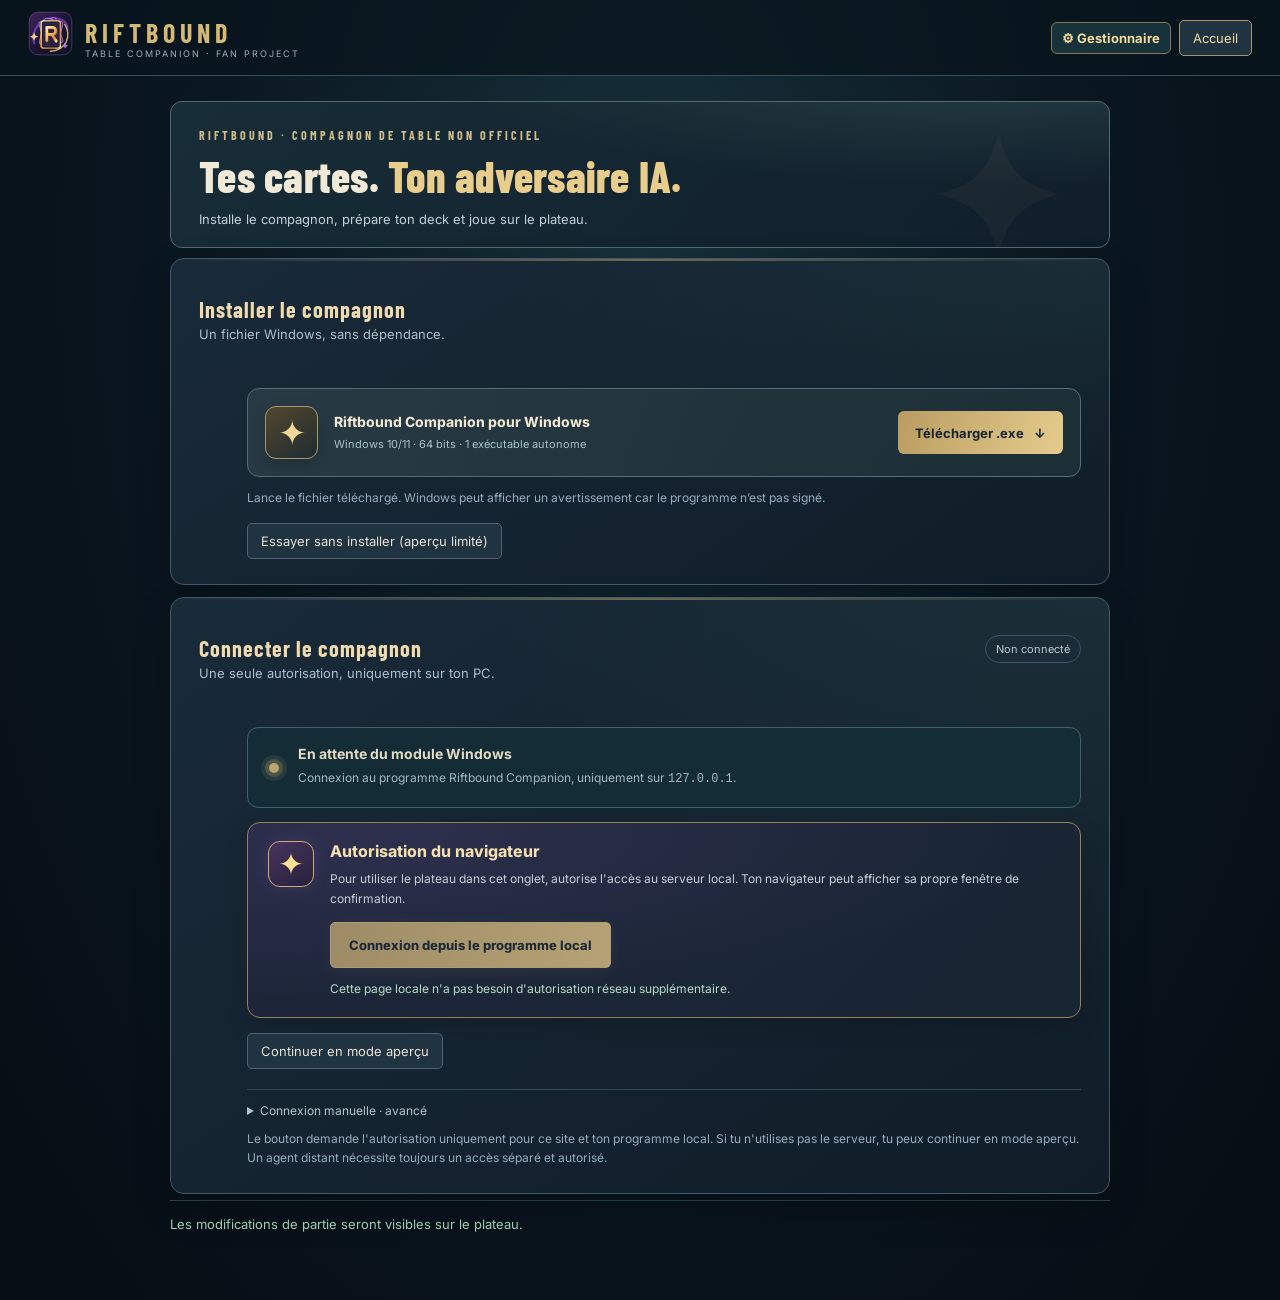
<file: index.html>
<!doctype html><html lang="fr"><head><meta charset="utf-8"/><meta name="viewport" content="width=device-width,initial-scale=1"/><meta name="theme-color" content="#09121b"/><title>Riftbound • Table Companion</title><link rel="icon" type="image/svg+xml" href="./assets/companion-icon.svg"/><link rel="stylesheet" href="./style.css?v=0.42.0"/></head>
<body class="home-visible">
<header><div class="brand"><div class="sigil"><img src="./assets/companion-icon.svg" alt="" width="45" height="45"/></div><div><strong>RIFTBOUND</strong><small>TABLE COMPANION · FAN PROJECT</small></div></div><div class="header-actions"><label class="language-toggle" for="language-select"><select id="language-select" aria-label="Language / Langue"><option value="fr">FR</option><option value="en">EN</option></select></label><button id="manager-open" type="button" class="header-manager" title="Ouvrir le gestionnaire Windows : mises à jour, IA et arrêt des processus">⚙ Gestionnaire</button><button id="desktop-update-notice" class="header-update" type="button" hidden></button><button id="go-home" type="button" class="header-home">Accueil</button><span id="connection">● Mode navigateur</span><button id="undo">↶ Annuler</button><details class="header-extra"><summary>Plus</summary><div class="header-extra-menu"><button id="export">Exporter</button><label class="file-button">Importer partie<input type="file" id="import-state" accept=".json,application/json" hidden></label><button id="reset">Nouvelle partie</button></div></details></div></header>

<section id="welcome-screen" class="welcome-screen" aria-labelledby="welcome-heading">

  <div class="wizard-intro">
    <div class="wizard-intro-copy">
      <span class="welcome-eyebrow">RIFTBOUND · COMPAGNON DE TABLE NON OFFICIEL</span>
      <h1 id="welcome-heading">Tes cartes. <span>Ton adversaire IA.</span></h1>
      <p>Installe le compagnon, prépare ton deck et joue sur le plateau.</p>
      <p class="wizard-legal">Projet fan gratuit, non commercial et non affilié à Riot Games. Les joueurs et l'agent restent responsables des règles.</p>
    </div>
    <button type="button" id="home-resume" class="primary" hidden>Reprendre ma partie</button>
  </div>
  <section id="companion-version-gate" class="companion-version-gate" aria-labelledby="companion-version-title" hidden>
    <div class="version-gate-icon" aria-hidden="true">↻</div>
    <div class="version-gate-info">
      <h2 id="companion-version-title">Mise à jour du compagnon nécessaire</h2>
      <p id="companion-version-info" role="status" aria-live="polite">Vérifie la version de ton compagnon avant de lancer la partie.</p>
      <div class="version-gate-actions">
        <button id="version-open-manager" type="button" class="primary">Ouvrir le gestionnaire</button>
        <a id="version-download" class="welcome-action primary-link" href="https://github.com/Nitarii/Riftbound/releases/download/companion-latest/RiftboundCompanion-v0.42.exe" target="_blank" rel="noopener noreferrer">Télécharger la version récente ↓</a>
      </div>
    </div>
  </section>
  <div class="wizard-progress" aria-label="Progression de la configuration" hidden>
    <div class="wizard-progress-top">
      <strong id="wizard-current-label">Étape 1 sur 4</strong>
      <span id="welcome-progress-label">0 / 4 validées</span>
    </div>
    <progress id="welcome-progress" max="4" value="0" aria-label="Étapes terminées"></progress>
    <div class="wizard-milestones">
      <span id="welcome-progress-1">1. Installation</span>
      <span id="welcome-progress-2">2. Connexion</span>
      <span id="welcome-progress-3">3. Partie</span>
      <span id="welcome-progress-4">4. Agent IA</span>
    </div>
  </div>
  <div class="welcome-steps">
    <section class="welcome-step" data-wizard-step="1" aria-labelledby="welcome-step-one">
      <div class="welcome-step-header">
        <span class="welcome-step-index">01</span>
        <div><h2 id="welcome-step-one">Installer le compagnon</h2>
          <p>Un fichier Windows, sans dépendance.</p></div>
        <label class="welcome-step-check quest-check"><input type="checkbox" id="home-installed"><span class="quest-check-badge" aria-hidden="true"><span class="quest-check-symbol">✓</span></span><span class="quest-check-label">J'ai lancé l'application</span></label>
      </div>
      <div class="welcome-step-body">
        <div class="download-feature">
          <div class="download-feature-icon" aria-hidden="true">✦</div>
          <div class="download-feature-copy"><strong>Riftbound Companion pour Windows</strong><span>Windows 10/11 · 64 bits · 1 exécutable autonome</span></div>
          <a id="home-download" class="welcome-action primary-link" href="https://github.com/Nitarii/Riftbound/releases/download/companion-latest/RiftboundCompanion-v0.42.exe">Télécharger .exe <span aria-hidden="true">↓</span></a>
        </div>
        <p class="welcome-hint">Lance le fichier téléchargé. Windows peut afficher un avertissement car le programme n’est pas signé.</p>
        <div class="welcome-actions"><button type="button" id="home-skip-install">Essayer sans installer (aperçu limité)</button></div>
      </div>
    </section>

    <section class="welcome-step" data-wizard-step="2" aria-labelledby="welcome-step-two" hidden>
      <div class="welcome-step-header"><span class="welcome-step-index">02</span>
        <div><h2 id="welcome-step-two">Connecter le compagnon</h2><p>Une seule autorisation, uniquement sur ton PC.</p></div>
        <span id="home-relay-status" class="welcome-state">Non connecté</span></div>
      <div class="welcome-step-body">
        <div class="connection-feature"><div class="connection-feature-led" aria-hidden="true"></div><div><strong id="home-connection-label">En attente de l'application locale</strong><p>Connexion au programme Riftbound Companion, uniquement sur <code>127.0.0.1</code>.</p></div></div>
        <div class="local-permission-panel" id="local-permission-panel">
          <span class="local-permission-icon" aria-hidden="true">✦</span>
          <div class="local-permission-content">
            <strong>Autorisation du navigateur</strong>
            <p>Pour utiliser le plateau dans cet onglet, autorise l'accès au serveur local. Ton navigateur peut afficher sa propre fenêtre de confirmation.</p>
            <button type="button" class="primary" id="home-allow-local"><span aria-hidden="true">🔗</span> Autoriser la connexion locale</button>
            <p id="home-permission-state" class="local-permission-status" role="status" aria-live="polite">Lance d'abord l'application Windows, puis clique sur Autoriser.</p>
            <div id="home-permission-help" class="local-permission-help" hidden>
              <strong>La demande n'apparaît pas ou a été refusée ?</strong>
              <p>Dans Chrome ou Edge : clique sur l'icône des paramètres du site à gauche de l'adresse, puis autorise <strong>Accès au réseau local / Accès au bouclage</strong> pour ce site. Actualise ensuite la page et réessaie.</p>
              <p>Vérifie également que le programme est toujours ouvert. Sur un navigateur ne proposant pas cette autorisation, la demande peut ne pas s'afficher.</p>
            </div>
          </div>
        </div>
        <div class="welcome-actions">
          <button type="button" id="home-preview">Continuer en mode aperçu</button>
        </div>
        <details class="advanced-connect"><summary>Connexion manuelle · avancé</summary>
          <div class="welcome-connect-grid">
            <label>Adresse du serveur<input id="home-server-url" type="url" value="http://127.0.0.1:8787" autocomplete="url"></label>
            <label>Jeton privé<input id="home-server-token" type="password" placeholder="Jeton affiché par le module" autocomplete="off"></label>
          </div>
          <button type="button" id="home-connect" class="primary">Connecter manuellement</button>
        </details>
        <p class="welcome-hint">Le bouton demande l'autorisation uniquement pour ce site et ton programme local. Si tu n'utilises pas le serveur, tu peux continuer en mode aperçu. Un agent distant nécessite toujours un accès séparé et autorisé.</p>
      </div>
    </section>

    <section class="welcome-step" data-wizard-step="3" aria-labelledby="welcome-step-three" hidden>
      <div class="welcome-step-header"><span class="welcome-step-index">03</span>
        <div><h2 id="welcome-step-three">Nouvelle partie</h2><p>Ta main reste secrète pour l’IA.</p></div>
        <span class="welcome-state" id="home-game-status">À préparer</span></div>
      <div class="welcome-step-body">
        <div class="welcome-setup-grid">
          <fieldset class="hero-picker-panel"><legend>Ton deck physique</legend>
            <p class="picker-instructions">Choisis ta légende, puis ton champion compatible et ton terrain.</p>
            <div class="card-search-field" data-picker="legend">
              <label for="home-human-legend">1 · Ta légende</label>
              <div class="picker-input-wrap"><span aria-hidden="true">⌕</span><input id="home-human-legend" type="search" placeholder="Choisis une légende…" autocomplete="off" aria-autocomplete="list" aria-expanded="false" aria-controls="picker-legend-results" role="combobox" required></div>
              <div id="picker-legend-results" class="picker-results" role="listbox" hidden></div>
              <div id="picker-legend-selected" class="picker-selected" aria-live="polite"></div>
            </div>
            <div class="card-search-field" data-picker="champion">
              <label for="home-human-champion">2 · Ton champion choisi</label>
              <div class="picker-input-wrap"><span aria-hidden="true">⌕</span><input id="home-human-champion" type="search" placeholder="Choisis d'abord ta légende…" autocomplete="off" aria-autocomplete="list" aria-expanded="false" aria-controls="picker-champion-results" role="combobox" required disabled></div>
              <div id="picker-champion-results" class="picker-results" role="listbox" hidden></div>
              <div id="picker-champion-selected" class="picker-selected" aria-live="polite"></div>
            </div>
            <div class="card-search-field" data-picker="battlefield">
              <label for="home-human-battlefield">3 · Ton champ de bataille</label>
              <div class="picker-input-wrap"><span aria-hidden="true">⌕</span><input id="home-human-battlefield" type="search" placeholder="Choisis un terrain…" autocomplete="off" aria-autocomplete="list" aria-expanded="false" aria-controls="picker-battlefield-results" role="combobox" required></div>
              <div id="picker-battlefield-results" class="picker-results" role="listbox" hidden></div>
              <div id="picker-battlefield-selected" class="picker-selected" aria-live="polite"></div>
            </div>
          </fieldset>
          <fieldset><legend>Adversaire IA</legend>
            <label>Deck de l'IA<select id="home-ai-deck"><option value="random">🎲 Deck aléatoire parmi tous les decks</option></select></label><div id="home-deck-preview" class="deck-preview" aria-live="polite">Choisis un deck pour afficher ses informations.</div>
            <label>Qui commence ?<select id="home-first-player"><option value="human">Moi</option><option value="ai">L'IA</option></select></label>
            <p class="welcome-hint">Deck préconstruit pour l’IA.</p>
          </fieldset>
        </div>

        <div class="welcome-actions">
          <button id="home-create-game" type="button" class="primary">▶ Commencer la partie</button>
          <button id="home-advanced-setup" type="button">Options avancées</button>
        </div>
        <p class="welcome-hint" id="home-catalog-count">Chargement du catalogue…</p>
      </div>
    </section>

    <section class="welcome-step" data-wizard-step="4" aria-labelledby="welcome-step-four" hidden>
      <div class="welcome-step-header"><span class="welcome-step-index">04</span>
        <div><h2 id="welcome-step-four">IA locale et microphone</h2>
          <p></p></div>
        <span class="welcome-state" id="home-prompt-status">À copier</span></div>
      <div class="welcome-step-body">
        <section class="integrated-agent-panel free-agent-primary" aria-labelledby="integrated-agent-heading">
          <div class="integrated-heading"><span aria-hidden="true">✦</span><div>
            <h3 id="integrated-agent-heading">Ton adversaire IA 100 % gratuit</h3>
            <p>Gratuit, hors ligne après installation.</p>
          </div></div>
          <div class="free-agent-choice">
            <p><strong>Qwen3 4B + Whisper Small</strong> · environ 3 Go à télécharger une fois.</p>
            <input id="free-ai-model" type="hidden" value="qwen3:4b-instruct-2507">
          </div>
          <div class="welcome-actions free-agent-actions">
            <button id="free-ai-install" type="button" class="primary">Installer mon IA et la voix</button>
            <button id="free-ai-stop" type="button" disabled>Arrêter l'IA</button>
            <button id="ai-open-board" type="button">Ouvrir le plateau</button>
          </div>
          <progress id="free-ai-progress" max="100" value="0" hidden aria-label="Progression de l'installation IA gratuite"></progress>
          <p id="free-ai-stage" class="integrated-status" role="status" aria-live="polite">Connecte ton programme Windows pour installer l'IA gratuite.</p>
          <section class="speech-setup" aria-labelledby="speech-setup-heading">
            <h4 id="speech-setup-heading">Micro local · Whisper Small</h4>
            <p></p>
            <progress id="speech-progress" max="100" value="0" hidden></progress>
            <p id="speech-stage" class="integrated-status" role="status" aria-live="polite">Whisper Small s’installe en même temps que l’IA.</p>
          </section>
          <details class="ai-knowledge-status"><summary>Règles et sources</summary>
            <strong>✓ Connaissances Riftbound préconfigurées</strong>
            <p id="ai-knowledge-cards" role="status" aria-live="polite">Règles de base et de tournoi · Commandes du plateau · Textes des cartes consultés automatiquement.</p>
            <a href="https://playriftbound.com/fr-fr/rules-hub/" target="_blank" rel="noopener noreferrer">Consulter le hub officiel des règles et errata</a>
          </details>
          <p class="integrated-caution">Les règles complexes peuvent demander une confirmation ; ta main physique reste privée.</p>
          <div hidden aria-hidden="true" id="legacy-ai-config">
            <select id="ai-provider"><option value="openai">OpenAI</option><option value="ollama">Ollama</option><option value="lmstudio">LM Studio</option><option value="compatible">Compatible</option></select>
            <input id="ai-model" type="text">
            <label id="ai-key-label">Clé API<input id="ai-key" type="password"></label>
            <label id="ai-endpoint-label">URL<input id="ai-endpoint" type="text"></label>
            <p id="ai-provider-help"></p>
            <button id="ai-save" type="button">Ancienne configuration</button>
            <button id="ai-disable" type="button">Désactiver</button>
            <p id="ai-status" role="status"></p>
          </div>
        </section>
        <details class="remote-access-alternative">
          <summary>Autre méthode : connecter un agent externe avec un lien HTTPS</summary>
        <div class="remote-agent-panel">
          <div class="remote-agent-top">
            <span class="remote-agent-glyph" aria-hidden="true">🔒</span>
            <div>
              <strong>Connecter l'IA à ton plateau</strong>
              <p>Tout est déjà inclus dans l'application Windows. Aucun autre logiciel à installer, aucun compte à créer.</p>
            </div>
          </div>
          <p class="remote-agent-caution">En activant l'accès, tu autorises temporairement un agent extérieur à lire et modifier la partie. L'adresse HTTPS est publique, mais les actions exigent une clé distincte et temporaire. <strong>Transmets le prompt uniquement en privé à un agent de confiance.</strong> L'accès expire sous 4 heures maximum.</p>
          <div class="welcome-actions remote-primary-actions">
            <button id="home-start-remote" type="button" class="primary"> <span aria-hidden="true">✦</span> Activer l'accès et copier le prompt IA</button>
            <button id="home-stop-remote" type="button" disabled> <span aria-hidden="true">⏹</span> Couper l'accès</button>
          </div>
          <p id="home-remote-status" class="remote-agent-status" role="status" aria-live="polite">Accès distant fermé.</p>
          <div id="home-remote-ready" class="remote-ready" hidden>
            <div class="remote-ready-head"><strong>✓ Ton accès IA est prêt</strong><span id="home-remote-expiry"></span></div>
            <p>Colle le prompt dans ta conversation privée avec l'IA. Si la copie automatique est bloquée, utilise le bouton ci-dessous.</p>
            <div class="welcome-actions">
              <button id="home-copy-prompt" type="button">Copier le prompt IA</button>
            </div>
          </div>
          <div id="home-prompt-manual" class="remote-manual" hidden>
            <label for="home-prompt-text">Prompt à copier manuellement</label>
            <textarea id="home-prompt-text" rows="5" readonly></textarea>
            <button id="home-select-prompt" type="button">Sélectionner tout</button>
          </div>
          <details class="remote-extras">
            <summary>Utiliser sans connexion distante</summary>
            <p>Un agent sans navigateur ni appels HTTP ne peut pas accéder directement au plateau. Le mode assisté permet d’envoyer l’état public et d’appliquer sa réponse sans console développeur.</p>
            <button id="home-copy-offline" type="button">Ouvrir le mode assisté sans connexion</button>
          </details>
        </div>
        </details>
      </div>
    </section>
  </div>
  <nav class="wizard-navigation" aria-label="Navigation entre les étapes" hidden>
    <button id="home-back" type="button" disabled>← Retour</button>
    <p id="wizard-next-hint" class="wizard-next-hint" role="status">Valide l'installation ou choisis l'aperçu.</p>
    <button id="home-next" type="button" class="primary" disabled>Valider et continuer →</button>
  </nav>
  <p id="home-feedback" class="welcome-feedback" role="status" aria-live="polite">Les modifications de partie seront visibles sur le plateau.</p>
</section>
<main id="game-app" aria-label="Table de jeu compacte"><section class="topbar">
  <div class="turn-label" id="turn">PARTIE NON COMMENCÉE</div>
  <div class="phases" id="phases"></div>
  <div class="workspace-actions">
    <button id="manager-open-play" type="button" title="Ouvrir le gestionnaire Windows">⚙ Gestionnaire</button>
    <button id="layout-fullscreen" type="button" title="Afficher le plateau en plein écran" aria-label="Activer le plein écran"><icon aria-hidden="true">⛶</icon> Plein écran</button>
    <button id="next-turn" class="primary">Tour suivant →</button>
  </div>
</section>
<section id="game-victory" class="game-victory" hidden aria-live="polite">
 <strong id="game-victory-message">Partie terminée</strong>
 <button id="game-victory-new" type="button">Nouvelle partie</button>
</section>
<section id="pending-effect-panel" class="pending-effect-panel" hidden
 aria-live="polite" aria-label="Effet de carte à résoudre">
 <div class="pending-effect-copy">
  <strong id="pending-effect-card">Effet de carte</strong>
  <p id="pending-effect-description"></p>
  <small id="pending-effect-reason"></small>
  <fieldset id="pending-effect-runes" hidden>
   <legend>Runes à redresser</legend>
   <div id="pending-effect-rune-options"></div>
  </fieldset>
  <label id="pending-bird-choice" hidden>Destination du jeton Bird
   <select id="pending-bird-field"></select>
  </label>
  <label id="pending-target-choice" hidden>Cible
   <select id="pending-target"></select>
  </label>
  <label id="pending-ability-choice" hidden>Capacité à ajouter
   <select id="pending-ability"></select>
  </label>
 </div>
 <button type="button" id="pending-effect-confirm" class="primary">J’ai résolu cet effet</button>
 <button type="button" id="pending-effect-decline" hidden>Décliner</button>
</section>
<nav class="workspace-mobile" aria-label="Changer de panneau sur petit écran">
  <button type="button" data-workspace-view="board" aria-pressed="true">Plateau</button>
  <button type="button" data-workspace-view="history" aria-pressed="false">Historique</button>
  <button type="button" data-workspace-view="chat" aria-pressed="false">Discussion IA</button>
</nav>
<section class="board">
<div class="side opponent" aria-label="Playmat IA">
 <div class="identity"><span>ADVERSAIRE IA</span><span id="ai-score" class="score">0 PV</span></div>
 <div id="ai-meta" class="meta"></div>
 <div class="playmat">
  <div class="panel legend" data-zone="legend"><h3>LEGENDE</h3><div id="ai-legend" class="cardholder"></div></div>
  <div class="panel champion" data-zone="champion"><h3>CHAMPION</h3><div id="ai-champion" class="cardholder"></div></div>
  <div class="panel stretch zone-base" data-zone="base"><h3>BASE IA</h3><div id="ai-base" class="cards"></div></div>
  <div id="ai-decks" class="deck-visuals" aria-label="Pioche et runes"></div>
  <div class="panel small zone-runes" data-zone="runes"><h3>RUNES ACTIVES</h3><div id="ai-runes" class="cards"></div></div>
  <div class="panel hand zone-hand" data-zone="hand"><h3>MAIN IA</h3><div id="ai-hand" class="cards"></div></div>
  <div class="panel trash zone-trash" data-zone="trash"><h3>DEFAUSSE</h3><div id="ai-trash" class="cards"></div></div>
 </div>
</div>
<div class="battlefield-row"><div class="battlefield" id="battlefield-0"><div class="battlefield-title"><span>CHAMP DE BATAILLE · JOUEUR</span><button id="battlefield-name-0" type="button" class="battlefield-inspect" data-battlefield-inspect="0" aria-label="Voir les détails et l’effet du terrain joueur">—</button><span class="field-control" id="field-control-0" aria-label="Contrôle du terrain"></span></div><div class="field-content"><div class="field-card" id="bf-image-0" role="button" tabindex="0" data-battlefield-inspect="0" aria-label="Afficher la carte et l’effet du terrain joueur"></div><div id="units-0" class="cards"></div></div></div><div class="battlefield" id="battlefield-1"><div class="battlefield-title"><span>CHAMP DE BATAILLE · IA</span><button id="battlefield-name-1" type="button" class="battlefield-inspect" data-battlefield-inspect="1" aria-label="Voir les détails et l’effet du terrain IA">—</button><span class="field-control" id="field-control-1" aria-label="Contrôle du terrain"></span></div><div class="field-content"><div class="field-card" id="bf-image-1" role="button" tabindex="0" data-battlefield-inspect="1" aria-label="Afficher la carte et l’effet du terrain IA"></div><div id="units-1" class="cards"></div></div></div><section id="combat-panel" class="combat-panel" aria-label="Résolution des combats" aria-live="polite">
 <div class="combat-head"><strong id="combat-title">COMBAT</strong><span id="combat-preview"></span></div>
 <p id="combat-details"></p>
 <div id="combat-choices" class="combat-choices" hidden></div>
 <div class="combat-buttons">
  <button id="combat-attack-button" type="button">⚔ Attaquer</button>
  <button id="combat-pass-button" type="button" hidden>Passer ma réaction</button>
  <button id="combat-effects-button" type="button" hidden>Effets résolus : confirmer</button>
  <button id="combat-order-button" type="button" hidden>Choisir première cible</button>
 </div>
 </section></div>
<div class="side player" aria-label="Playmat joueur">
 <div class="identity"><span>TON PLATEAU · CARTES PHYSIQUES</span><span id="human-score" class="score">0 PV</span></div>
 <div id="human-meta" class="meta"></div>
 <div class="playmat">
  <div class="panel legend" data-zone="legend"><h3>LEGENDE</h3><div id="human-legend" class="cardholder"></div></div>
  <div class="panel champion" data-zone="champion"><h3>CHAMPION</h3><div id="human-champion" class="cardholder"></div></div>
  <div class="panel stretch zone-base" data-zone="base"><h3>BASE JOUEUR</h3><div id="human-base" class="cards"></div></div>
  <div id="human-decks" class="deck-visuals" aria-label="Pioche et runes"></div>
  <div class="panel small zone-runes" data-zone="runes"><h3>RUNES ACTIVES</h3><div id="human-runes" class="cards"></div></div>
  <div class="panel hand zone-hand" data-zone="hand"><h3>MAIN PHYSIQUE</h3><div id="human-hand" class="cards"></div></div>
  <div class="panel trash zone-trash" data-zone="trash"><h3>DEFAUSSE</h3><div id="human-trash" class="cards"></div></div>
 </div>
</div>
</section>
<aside class="bottom"><section class="drawer" aria-label="Historique et outils de partie">
<section class="live-history" aria-labelledby="live-history-heading">
  <div class="live-history-heading"><h2 id="live-history-heading">Historique</h2><span id="live-history-count" class="history-count">0 actions</span><button id="drawer-collapse" type="button" aria-expanded="true" aria-label="Réduire le panneau historique" title="Réduire le panneau historique">◀</button></div>
  <ol id="live-history-log" class="live-history-log" aria-live="off"><li class="history-empty">Aucune action enregistrée.</li></ol>
</section>
<div class="tools-heading"><button id="toggle-tools" type="button" aria-expanded="false" aria-controls="tab-setup tab-catalog tab-agent">Outils avancés</button></div>
<div class="tabs" role="tablist" aria-label="Outils du plateau"><button class="tab active" data-tab="setup">Configuration</button><button class="tab" data-tab="catalog">Catalogue</button><button class="tab" data-tab="agent">Agent IA</button></div>
<div class="tabcontent" id="tab-setup"><h2>Installer une partie</h2><p>Renseigne les trois cartes de chaque joueur. Les listes proposées ne sont pas des decks homologués.</p><div class="setup-grid"><div><h3>Joueur physique</h3><label>Légende<input id="human-legend-input" placeholder="Shen, Eye of Twilight"/></label><label>Champion<input id="human-champion-input" placeholder="Shen, Leader of the Kinkou Order"/></label><label>Battlefield<input id="human-battlefield-input" placeholder="Grove of the God-Willow"/></label><button id="setup-human" class="primary">Installer le joueur</button></div><div><h3>Agent IA · decks officiels</h3><label>Deck préconstruit<select id="precon-select"><option value="random">🎲 Deck aléatoire parmi tous les decks</option></select></label><p>Listes de 40 cartes publiées par Riot : champion compté dans le deck, 12 runes et 3 battlefields. Un battlefield est sélectionné aléatoirement.</p><button id="setup-ai" class="primary">Mélanger et préparer l'IA</button><p id="deck-info"></p><a href="https://playriftbound.com/en-us/news/announcements/spiritforged-precons-fiora-rumble/" target="_blank" rel="noopener noreferrer">Source officielle des deux decks</a></div></div><div class="line"><button id="start-human">Commencer : joueur</button><button id="start-ai">Commencer : IA</button></div></div>
<div class="tabcontent hidden" id="tab-catalog"><h2>Catalogue de cartes</h2><p id="catalog-status">Chargement des cartes…</p><p class="source-line">Images officielles via les liens Riot, avec URL de secours Piltover Archive en cas d'échec. Aucun visuel n'est hébergé dans ce dépôt. Source communautaire : <a href="https://github.com/slimtreble/Riftbound-card-data" target="_blank" rel="noopener noreferrer">Riftbound Card Data</a>. Usage soumis aux conditions de Riot.</p><div class="line"><input id="card-search" placeholder="Chercher une carte, un numéro, un domaine"/><select id="card-type"><option value="">Tous types</option><option>Legend</option><option>Champion</option><option>Unit</option><option>Spell</option><option>Gear</option><option>Battlefield</option><option>Rune</option></select><button id="refresh-cards">Actualiser</button><label class="file-button">Charger cartes JSON<input id="import-cards" type="file" accept=".json,application/json" hidden/></label></div><div id="search-results" class="results"></div></div>
<div class="tabcontent hidden" id="tab-agent"><h2>Contrôle par agent</h2><p>GitHub Pages héberge seulement le plateau. Pour une IA capable d'envoyer des requêtes HTTP, démarre le relais Node.js. En local : http://127.0.0.1:8787. À distance : un <a href="https://developers.cloudflare.com/tunnel/get-started/quick-tunnels/" rel="noopener noreferrer" target="_blank">Cloudflare Quick Tunnel</a> HTTPS facultatif avec jeton. Les Quick Tunnels ne transmettent pas les événements SSE : synchronisation par interrogation périodique.</p><label>URL du relais local<input id="relay-url" placeholder="http://127.0.0.1:8787 ou https://xxx.trycloudflare.com"/></label><label>Jeton d'accès du relais<input id="relay-token" type="password" autocomplete="off" placeholder="Jeton affiché par le serveur local"/></label><div class="line"><button id="connect-relay" class="primary">Connecter</button><button id="disconnect-relay">Déconnecter</button></div><h3>Accès à une IA extérieure</h3><p>Active temporairement un tunnel depuis la dernière étape de l'accueil. Ce tunnel ne publie pas ton interface d'administration locale et peut être interrompu à tout moment.</p><button id="open-remote-setup" type="button">Configurer l'accès distant</button><h3>Instructions pour n'importe quel agent</h3><p>Copie un guide pour un agent compatible HTTP. Un chat IA sans accès réseau ne peut pas piloter directement le site : il peut proposer des commandes à coller.</p><button id="copy-agent-prompt">Copier le prompt agent (accès temporaire si activé)</button><section class="manual-agent-panel" id="manual-agent-panel" aria-labelledby="manual-agent-heading">
  <div class="manual-agent-heading"><span class="manual-agent-symbol" aria-hidden="true">⇄</span><div>
    <h3 id="manual-agent-heading">Jouer avec une IA sans accès réseau</h3>
    <p>Pas besoin de F12, de script ou de connexion HTTP. Deux copier-coller suffisent pour transmettre une action.</p>
  </div></div>
  <div class="manual-agent-step"><span class="manual-agent-index">1</span><div>
    <strong>Envoyer le plateau à l'IA</strong>
    <p>Copie l'état public et colle-le dans la conversation. Les mains cachées et les identifiants d'accès restent privés.</p>
    <button id="manual-copy-state" type="button" class="primary">Copier l'état pour l'IA</button>
  </div></div>
  <div class="manual-agent-step"><span class="manual-agent-index">2</span><div>
    <strong>Appliquer les actions proposées</strong>
    <p>Demande à l'IA de répondre dans un bloc JSON. Colle ici ce bloc, ou toute la réponse contenant un seul bloc JSON.</p>
    <textarea id="manual-agent-reply" rows="6" spellcheck="false" placeholder='{"revision": 4, "message": "Je joue mon tour", "commands": [{"type": "note", "text": "Action annoncée"}]}'></textarea>
    <div class="line"><button id="manual-preview" type="button">Vérifier les actions</button><button id="manual-apply" type="button" class="primary" disabled>Appliquer au plateau</button></div>
    <div id="manual-agent-preview" class="manual-agent-preview" role="status" aria-live="polite">Aucune réponse importée.</div>
  </div></div>
  <p class="manual-agent-privacy">Limite : pour préserver la main de l'IA, l'export masque ses cartes cachées. Ce mode peut suivre les actions déclarées, mais il ne permet pas à une IA sans outil réseau de choisir réellement des cartes secrètes.</p>
</section>
<h3>Commande JSON (avancé)</h3><textarea id="command-input" rows="5" spellcheck="false">{"type":"note","text":"La partie peut commencer."}</textarea><button id="send-command" class="primary">Exécuter la commande</button><p>API : <code>GET /api/state</code>, <code>GET /api/catalog?q=...</code>, <code>POST /api/command</code>, <code>GET /api/events</code>, <code>GET /api/guide</code>. Le relais n'expose pas ton réseau à Internet.</p></div>
</section>
<section class="controls chat-panel" aria-label="Discussion avec l'adversaire IA">
  <div class="chat-heading">
    <div><h2>Discussion avec l'IA</h2><p>Annonce tes actions ou parle à ton adversaire.</p></div>
    <span class="chat-connection" id="chat-connection" role="status" aria-live="polite">Agent non connecté</span>
  </div>
  <div class="chat-log-wrap"><div id="chat-messages" class="chat-messages" role="log" aria-live="polite" aria-relevant="additions text">
    <p class="chat-empty">Les messages échangés avec l'IA s'afficheront ici.</p>
    <div id="chat-typing" class="chat-typing chat-bubble from-ai" hidden aria-label="L'IA réfléchit"><span></span><span></span><span></span></div>
  </div><button id="chat-jump" type="button" class="chat-jump" hidden aria-label="Descendre vers les nouveaux messages">Nouveaux messages ↓</button></div>
  <label for="notes" class="chat-label">Ton message</label>
  <textarea id="notes" rows="3" maxlength="1200" placeholder="Ex. : Je pose Shen sur mon champ de bataille. Que fais-tu ?"></textarea>
  <div class="chat-actions">
    <button id="voice-note" type="button" title="Activer la conversation mains libres" aria-pressed="false">🎙 Mode vocal</button>
    <button id="chat-pass-turn" type="button" title="Terminer ton tour et prévenir l'IA">Passer mon tour</button>
    <button id="send-note" type="button" class="primary">Envoyer <span aria-hidden="true">↵</span></button>
  </div>
  <p class="voice-provider-choice">Reconnaissance vocale : Whisper Small · local et hors ligne après installation.</p>
  <div class="mic-settings" id="mic-settings" hidden>
    <label for="mic-device">Microphone</label>
    <select id="mic-device"><option value="">Microphone par défaut</option></select>
    <button type="button" id="mic-identify" hidden>Afficher les noms</button>
  </div>
  <button id="voice-install-natural" type="button" hidden>Installer la voix française</button>
  <div class="voice-live" id="voice-live" data-voice-state="off" role="status" aria-live="polite">
    <span class="voice-dot" aria-hidden="true"></span>
    <span id="voice-live-text">Mode vocal éteint. Active-le pour parler librement à l'IA.</span>
  </div>
  <div id="voice-transcript" class="voice-transcript" role="status" aria-live="polite" hidden>
    <strong id="voice-transcript-label">Micro · transcription</strong>
    <span id="voice-heard"></span>
  </div>
  <label class="voice-response-option voice-auto-send"><input id="voice-auto-send" type="checkbox" checked>
    Envoyer automatiquement les phrases reconnues
  </label>
  <label class="voice-response-option"><input id="voice-read-replies" type="checkbox" checked>
    L'IA me répond à voix haute
  </label>
  <p class="chat-help">Une courte pause termine la phrase vocale. L'envoi automatique est désactivable. L'écoute reprend après chaque réponse ; Entrée envoie toujours le texte.</p>
  <details class="chat-advanced"><summary>Commandes de plateau manuelles</summary>
    <div class="line">
      <select id="who" aria-label="Joueur ciblé"><option value="human">Joueur</option><option value="ai">IA</option></select>
      <button id="score-minus">−1 point</button><button id="score-plus">+1 point</button>
      <button id="draw">Piocher</button><button id="channel">Canaliser</button>
    </div>
    <div class="line"><button id="interpret-note" type="button">Interpréter le texte en action</button>
      <span class="voice-advanced-note">En mode vocal, les actions explicites validées sont appliquées directement au plateau.</span>
    </div>
  </details>
  <p id="notice" role="status" aria-live="polite">Prêt.</p>
  <p class="disclaimer">Compagnon de partie physique, non officiel. Un agent doit disposer d'un accès HTTP ou d'un navigateur compatible pour répondre ; les règles ne sont pas arbitrées automatiquement.</p>
</section></aside>
</main><dialog id="card-dialog" aria-labelledby="detail-name">
  <div class="card-dialog-header">
    <div><h2 id="detail-name"></h2><span id="detail-state" role="status"></span></div>
    <button id="detail-close" type="button" class="card-dialog-x" aria-label="Fermer la fiche" title="Fermer">×</button>
  </div>
  <div class="dialog-layout">
    <div class="dialog-card-preview"><div id="detail-image"></div></div>
    <div class="dialog-detail-body">
      <p id="detail-text"></p>
      <div class="dialog-edit-fields">
        <label>Propriétaire<select id="detail-owner"><option value="human">Joueur</option><option value="ai">IA</option></select></label>
        <label>Zone<select id="detail-zone"><option value="base">Base</option><option value="battlefield">Champ de bataille</option><option value="hand">Main</option><option value="trash">Défausse</option><option value="banished">Bannissement</option><option value="runes">Runes</option></select></label>
        <label>Terrain<select id="detail-bf"><option value="0">Joueur</option><option value="1">IA</option></select></label>
        <div class="line"><button id="detail-add" class="primary">Déplacer</button></div>
      </div>
    </div>
  </div>
</dialog>
<script type="module" src="./app.mjs?v=0.42.0"></script></body></html>
</file>
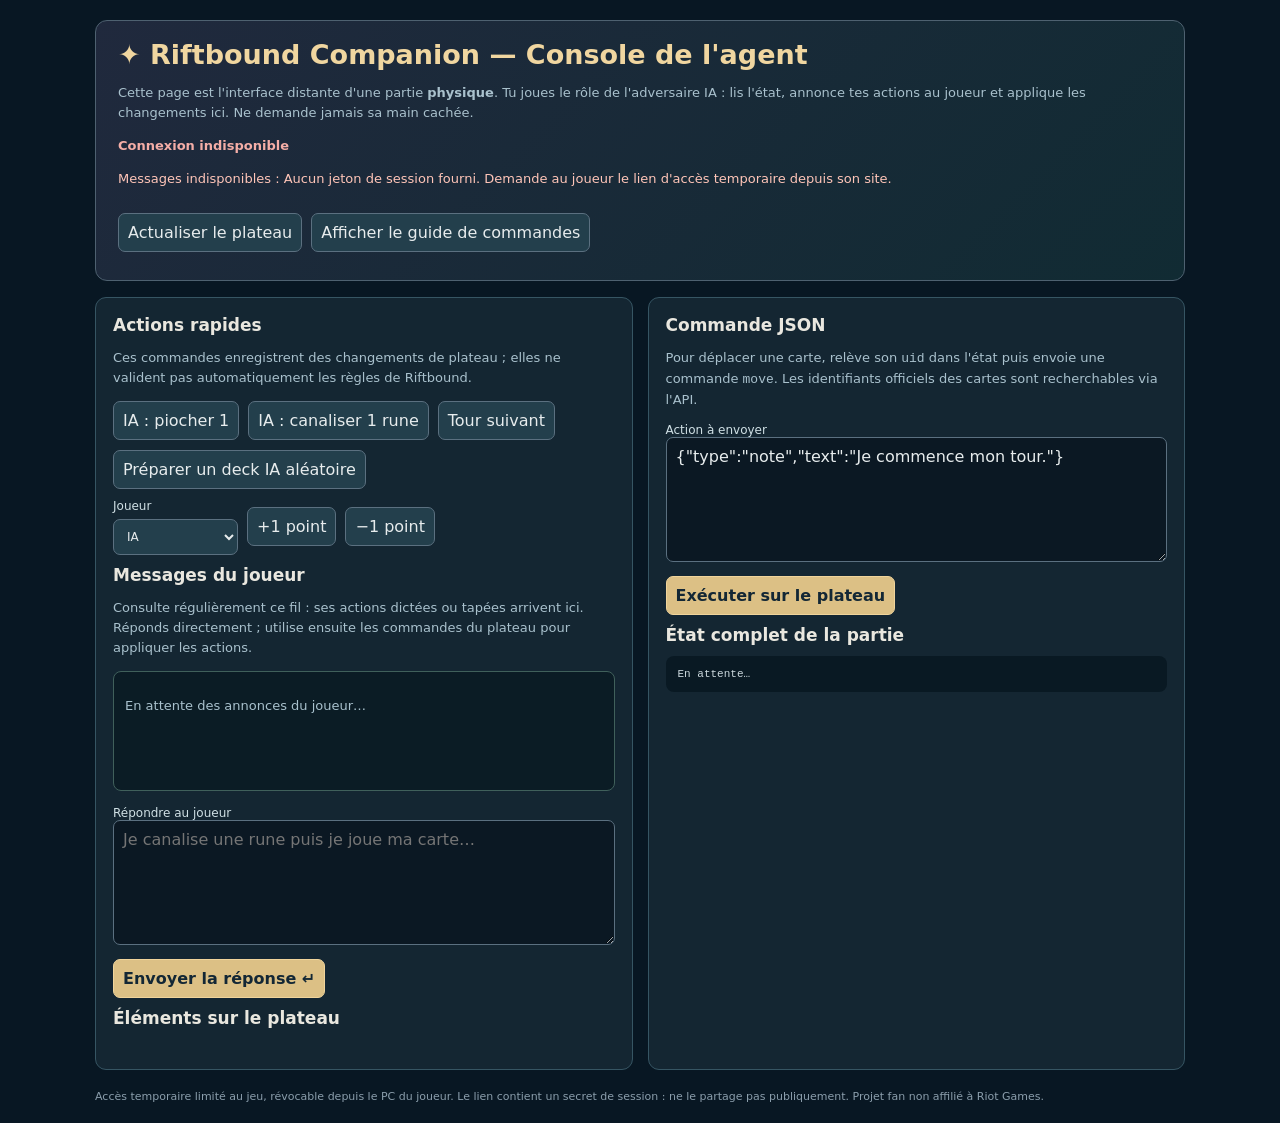
<file: agent.html>
<!doctype html>
<html lang="fr"><head><meta charset="utf-8">
<meta name="viewport" content="width=device-width,initial-scale=1">
<meta name="referrer" content="no-referrer">
<title>Riftbound Companion — Console agent</title>
<style>
:root{color-scheme:dark;font-family:system-ui,Arial,sans-serif;background:#081723;color:#e9e7df}
*{box-sizing:border-box}body{margin:0;padding:20px;max-width:1130px;margin:auto}
h1,h2{margin:0 0 9px;font-weight:750}h1{font-size:27px;color:#f0d6a0}h2{font-size:17px}
p{color:#a9c1cd;line-height:1.55;font-size:13px}small{color:#9baeba}
main{display:grid;grid-template-columns:1fr 1fr;gap:15px;margin-top:16px}
header{padding:18px 22px;background:linear-gradient(135deg,#20293d,#112b33);border:1px solid #4e6170;border-radius:12px}
.panel{background:#142632;border:1px solid #365563;border-radius:11px;padding:17px;min-width:0}
button,select,textarea{font:inherit;border:1px solid #5b7080;border-radius:7px;background:#233f4c;color:#e7eced;padding:9px}
button{cursor:pointer}button:hover{border-color:#dfc17f}button:disabled{opacity:.5;cursor:not-allowed}
button.primary{background:#dcc085;color:#132735;border-color:#f0d49b;font-weight:700}
.row{display:flex;gap:9px;flex-wrap:wrap;margin:10px 0;align-items:center}
label{font-size:12px;color:#d0e0e5;display:flex;flex-direction:column;gap:6px}
select{min-width:125px}textarea{resize:vertical;width:100%;min-height:125px;background:#0b1823}
pre{white-space:pre-wrap;overflow-wrap:anywhere;background:#091923;padding:12px;border-radius:8px;max-height:320px;overflow:auto;color:#cbd8dd;font-size:11px}
#status{font-weight:700;color:#b9e5c7}#error{color:#ffc5b8}
.stats{display:flex;flex-wrap:wrap;gap:10px;margin:10px 0}
.stats span{background:#25423e;border:1px solid #497668;border-radius:7px;padding:7px 11px}
#zone-list{max-height:300px;overflow:auto;font-size:12px;line-height:1.7}
#zone-list li{margin:2px 0;border-bottom:1px solid #2b4654}
footer{margin-top:20px;color:#8b9eac;font-size:11px}
@media(max-width:750px){main{grid-template-columns:1fr}body{padding:10px}}
.agent-chat-log{display:flex;flex-direction:column;gap:8px;min-height:120px;max-height:280px;overflow-y:auto;
 margin:10px 0 15px;padding:11px;border:1px solid #40605b;border-radius:8px;background:#0b1c25}
.agent-chat-entry{padding:9px 11px;border-radius:8px;border:1px solid #4c6868;background:#1b333e;
 max-width:94%;word-wrap:break-word}
.agent-chat-entry.from-agent{align-self:flex-end;background:#28473b;border-color:#4d8270}
.agent-chat-entry small{display:block;font-size:10px;color:#b3cacc}
.agent-chat-entry p{white-space:pre-wrap;margin:5px 0 0;color:#e2e9e7}
</style></head>
<body>
<header><h1>✦ Riftbound Companion — Console de l'agent</h1>
<p>Cette page est l'interface distante d'une partie <strong>physique</strong>. Tu joues le rôle de l'adversaire IA : lis l'état, annonce tes actions au joueur et applique les changements ici. Ne demande jamais sa main cachée.</p>
<p id="status" role="status">Connexion…</p><p id="error" role="alert"></p>
<div class="stats" id="stats"></div>
<div class="row"><button id="refresh">Actualiser le plateau</button><button id="guide">Afficher le guide de commandes</button></div>
</header>
<main>
<section class="panel"><h2>Actions rapides</h2>
<p>Ces commandes enregistrent des changements de plateau ; elles ne valident pas automatiquement les règles de Riftbound.</p>
<div class="row"><button id="draw">IA : piocher 1</button><button id="channel">IA : canaliser 1 rune</button><button id="next">Tour suivant</button></div>
<div class="row"><button id="pickdeck">Préparer un deck IA aléatoire</button></div>
<div class="row"><label>Joueur<select id="player"><option value="ai">IA</option><option value="human">Humain</option></select></label>
<button id="scoreplus">+1 point</button><button id="scoreminus">−1 point</button></div>
<h2>Messages du joueur</h2>
<p>Consulte régulièrement ce fil : ses actions dictées ou tapées arrivent ici. Réponds directement ; utilise ensuite les commandes du plateau pour appliquer les actions.</p>
<div id="agent-chat-log" class="agent-chat-log" role="log" aria-live="polite">
  <p>En attente des annonces du joueur…</p>
</div>
<label for="agent-reply">Répondre au joueur</label>
<textarea id="agent-reply" rows="3" placeholder="Je canalise une rune puis je joue ma carte…" maxlength="1200"></textarea>
<div class="row"><button id="agent-reply-send" type="button" class="primary">Envoyer la réponse ↵</button></div>
<h2>Éléments sur le plateau</h2><ul id="zone-list"></ul>
</section>
<section class="panel"><h2>Commande JSON</h2>
<p>Pour déplacer une carte, relève son <code>uid</code> dans l'état puis envoie une commande <code>move</code>. Les identifiants officiels des cartes sont recherchables via l'API.</p>
<label for="command">Action à envoyer</label>
<textarea id="command" spellcheck="false">{"type":"note","text":"Je commence mon tour."}</textarea>
<div class="row"><button id="send" class="primary">Exécuter sur le plateau</button></div>
<h2>État complet de la partie</h2>
<pre id="state">En attente…</pre>
</section>
</main><section class="panel" id="reference" hidden><h2>Guide API</h2><pre id="reference-json"></pre></section>
<footer>Accès temporaire limité au jeu, révocable depuis le PC du joueur. Le lien contient un secret de session : ne le partage pas publiquement. Projet fan non affilié à Riot Games.</footer>
<script src="/agent.js" defer></script>
</body></html>
</file>
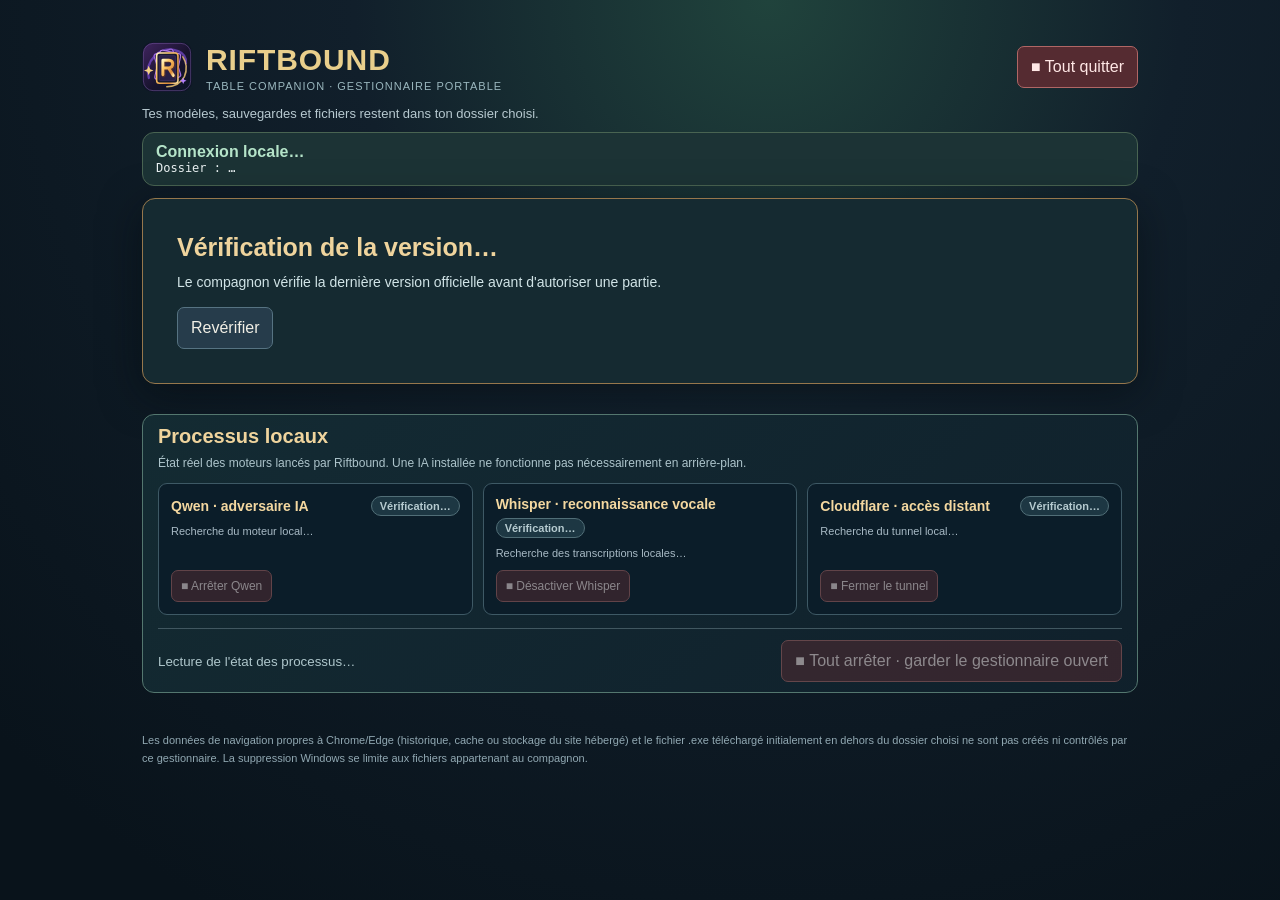
<file: manager.html>
<!doctype html>
<html lang="fr">
<head>
<meta charset="utf-8"><meta name="viewport" content="width=device-width,initial-scale=1">
<meta name="color-scheme" content="dark"><title>Riftbound · Gestionnaire Windows</title>
<style>
:root{font-family:Inter,"Segoe UI",Arial,sans-serif;color:#eaf1f2;background:#09131b}
*{box-sizing:border-box}body{margin:0;min-height:100vh;background:radial-gradient(circle at 60% 0%,#20433c 0%,#111f2b 35%,#09131b 90%)}
main{max-width:900px;margin:auto;padding:clamp(18px,4vw,42px)}header{display:flex;align-items:center;gap:14px;margin-bottom:22px}
header img{width:50px;height:50px}header strong{font:800 30px 'Segoe UI',Arial,sans-serif;letter-spacing:.9px;color:#e9cf8c}
header small{display:block;font-size:11px;color:#9ab7be;letter-spacing:1px;margin-top:3px}
h2{font-size:20px;color:#efd49d;margin:0 0 6px}.lead{font-size:13px;color:#b7c9d0;line-height:1.5;margin:0 0 18px}
.status{border:1px solid #496452;border-radius:12px;padding:14px;background:#1c3335;margin-bottom:18px}
.status b{color:#b5e4c9}small{color:#aec6cb}.mono{font-family:Consolas,monospace;overflow-wrap:anywhere;font-size:12px}
.grid{display:grid;grid-template-columns:repeat(2,minmax(0,1fr));gap:14px}
section{border:1px solid #38525e;border-radius:12px;background:#10222eea;padding:19px;min-width:0}
section.wide{grid-column:1/-1}p{font-size:13px;line-height:1.6;color:#afc3ca;margin:9px 0 14px}
button,select{font:inherit;cursor:pointer;border:1px solid #567382;background:#263c4b;color:#f1efe5;padding:11px 13px;border-radius:7px;max-width:100%}
button:hover:not(:disabled){background:#335362;border-color:#d5b77c}
button:disabled{cursor:wait;opacity:.52}
button.primary{background:linear-gradient(100deg,#bb9b61,#eed597);color:#122330;border-color:#e1c480;font-weight:750}
button.danger{border-color:#b06665;background:#552b31;color:#ffe7e5}
.actions{display:flex;gap:8px;flex-wrap:wrap}
select{width:100%;margin-bottom:10px}progress{width:100%;height:12px;accent-color:#c9ab6f}
[hidden]{display:none!important}
progress[hidden]{display:none}
header{justify-content:space-between;flex-wrap:wrap}
.manager-heading{display:flex;align-items:center;gap:14px}
.startup-screen{border:1px solid #96774c;border-radius:13px;padding:clamp(20px,4vw,34px);
 background:#152a31;box-shadow:0 10px 40px #03090e80;margin-bottom:18px}
.startup-screen h2{font-size:25px}
.startup-screen p{max-width:680px}
.startup-screen .actions{margin-top:14px}
.startup-screen .primary{font-weight:800}
#manager-stop{margin-left:auto;white-space:nowrap}
#startup-details{font-size:14px;color:#d1e4e7}
#startup-details.warning{color:#f1c898}
#startup-details.error{color:#f3ada6}
#startup-progress{width:100%;margin:6px 0}
#manager-dashboard{transition:opacity .2s}
.notice{min-height:28px;color:#bbddcd;font-size:12px;line-height:1.5;padding-top:8px}
.update-diagnostics{margin:0 0 18px;border-color:#4c6a65}
.update-diagnostics h2{font-size:16px}
.update-diagnostics[data-state="failed"],.update-diagnostics[data-state="rolled-back"]{border-color:#b97759;background:#2d2630e8}
.update-diagnostics[data-state="success"]{border-color:#538e6f;background:#19312de8}
.update-diagnostics p{margin:5px 0 9px;white-space:pre-wrap}
#update-log-preview{white-space:pre-wrap;word-break:break-word;max-height:210px;
 overflow:auto;background:#081720;border:1px solid #46616b;border-radius:6px;
 padding:10px;font:11px/1.6 Consolas,monospace;color:#d4e1df}

footer{font-size:11px;line-height:1.65;color:#91a8b2;margin:20px 0 0}
.process-dashboard{margin:0 0 18px;padding:18px;border-color:#54776f;
 background:linear-gradient(140deg,#142c34ed,#10212cea)}
.process-dashboard h2{display:flex;align-items:center;gap:9px}
.process-subtitle{font-size:12px;margin:4px 0 13px;color:#adc4cb}
.process-grid{display:grid;grid-template-columns:repeat(3,minmax(0,1fr));gap:10px}
.process-card{display:flex;flex-direction:column;gap:8px;min-width:0;padding:12px;
 border:1px solid #3e5965;border-radius:9px;background:#0b1d29}
.process-title{display:flex;gap:6px;align-items:center;justify-content:space-between;flex-wrap:wrap}
.process-title strong{color:#f4d8a0;font-size:14px}
.process-badge{font-size:11px;font-weight:750;border-radius:16px;border:1px solid #516e77;
 padding:3px 8px;color:#b6cbd0;background:#1d3743;white-space:nowrap}
.process-badge[data-state="active"]{background:#173e36;border-color:#4f9a81;color:#a8ebc7}
.process-badge[data-state="busy"]{background:#4a3a20;border-color:#a78b55;color:#f7d391}
.process-badge[data-state="disabled"]{background:#42313a;border-color:#986970;color:#efb9bd}
.process-description{color:#a8bac5;font-size:11px;line-height:1.45;min-height:32px}
.process-card .actions{margin-top:auto}
.process-card .actions button{min-height:32px;padding:7px 9px;font-size:12px}
.process-dashboard .controls-footer{display:flex;align-items:center;justify-content:space-between;
 flex-wrap:wrap;gap:10px;border-top:1px solid #415760;margin-top:13px;padding-top:11px}
.process-dashboard .controls-footer small{max-width:580px}
@media(max-width:740px){.process-grid{grid-template-columns:1fr}
 .process-description{min-height:0}.process-card{padding:11px}}
@media(max-width:660px){.grid{grid-template-columns:1fr}section.wide{grid-column:auto}}

/* Single purpose-first screen; maintenance stays accessible on demand. */
main{display:flex;flex-direction:column}
main>header{order:0;margin-bottom:12px}
main>.lead{order:1;margin-bottom:8px}
main>.status{order:2;margin-bottom:12px;padding:10px 13px}
main>#startup-screen{order:3}
main>#manager-dashboard{order:4}
main>#process-dashboard{order:5;margin-top:12px}
main>#update-diagnostics{order:6;margin-top:12px}
main>footer{order:7}
.manager-primary{text-align:center;padding:24px 20px}
.manager-primary h2{font-size:25px}
.manager-primary p{margin:4px 0 13px}
.manager-primary .actions,.manager-models .actions{justify-content:center}
.manager-play-button{font-size:17px;min-width:215px;padding:13px 18px}
.manager-models{text-align:center}
.manager-models p{margin:4px 0 12px}
.manager-models .notice{min-height:0;padding-top:4px}
.manager-models .notice:empty{display:none}
.manager-advanced{border:1px solid #40535b;border-radius:12px;background:#10222e;padding:11px 15px}
.manager-advanced>summary,#process-dashboard>summary{cursor:pointer;color:#ead29b;font-weight:750;font-size:15px;padding:4px}
.manager-advanced-body{display:grid;grid-template-columns:repeat(2,minmax(0,1fr));gap:12px;margin-top:15px}
.manager-advanced-body section{padding:14px}
#process-dashboard:not([open]){padding:10px 15px}
#process-dashboard[open]>summary{margin-bottom:11px}
#process-dashboard .process-subtitle{margin-bottom:10px}
#process-dashboard .process-description{min-height:0}
@media(max-width:660px){.manager-advanced-body{grid-template-columns:1fr}.manager-play-button{width:100%}}
.ai-profile-grid{display:grid;grid-template-columns:minmax(0,1.35fr) minmax(0,.8fr);gap:10px;text-align:left;margin:12px auto 8px;max-width:670px}
.ai-profile-grid label{color:#ccd8dd;font-size:12px;line-height:1.5}
.ai-profile-grid select{display:block;margin:6px 0 0}
#ai-runtime{font-size:12px;color:#c1d8d6;min-height:16px}
@media(max-width:600px){.ai-profile-grid{grid-template-columns:1fr}}

/* Single-screen responsive manager; no dropdowns or accordions. */
main{max-width:1080px}
main>#activity-monitor{order:3}
main>#startup-screen{order:4}
main>#manager-dashboard{order:5}
main>#process-dashboard{order:6}
main>#update-diagnostics{order:7}
main>footer{order:8}
.manager-primary{padding:16px}
.manager-primary h2{font-size:20px}
.manager-models{padding:16px}
.manager-advanced{padding:16px}
.manager-advanced-body{margin-top:10px}
.manager-advanced-body section{border-color:#35515b;background:#0d2330}
.ai-profile-grid{max-width:none;grid-template-columns:1.1fr 1fr;gap:16px}
.profile-options{min-width:0}
.group-label{font-size:13px;font-weight:750;color:#f0d69e;margin:0 0 8px}
#model-recommendation{font-size:11px;color:#a7d7c2;font-weight:550;margin-left:5px}
.profile-choice-row{display:flex;gap:8px;flex-wrap:wrap}
.profile-choice-row button{flex:1;min-width:108px;padding:9px 11px;font-size:12px;
 background:#162e3d;border:1px solid #496573;text-align:center}
.profile-choice-row button small{display:block;font-size:10px;margin-top:4px;color:#bbcfce}
.profile-choice-row button[aria-pressed=true]{border-color:#e9c882;background:#344641;
 color:#ffe5a6;box-shadow:0 0 0 1px #c1a76a50}
.activity-monitor{display:flex;align-items:center;gap:13px;padding:12px 16px;
 border:1px solid #796b4d;border-radius:11px;background:#1a3033;margin:0 0 13px;
 font-size:13px;min-width:0}
.activity-monitor>div{min-width:0;flex:1}
.activity-monitor strong{color:#f3daa0}
#activity-details{font-size:12px;color:#c0d4d8;overflow-wrap:anywhere;margin-top:3px}
.activity-icon{width:43px;height:43px;flex:none;animation:riftActivitySpin 2.3s linear infinite;
 filter:drop-shadow(0 0 6px #f0cc8160)}
.activity-clock{font-size:11px;color:#a8dabe;white-space:nowrap}
@keyframes riftActivitySpin{0%{transform:rotate(0) scale(1)}
 50%{transform:rotate(180deg) scale(1.08)}
 100%{transform:rotate(360deg) scale(1)}}
@media(prefers-reduced-motion:reduce){.activity-icon{animation:riftActivitySpin 8s linear infinite}}
@media(max-width:700px){.ai-profile-grid{grid-template-columns:1fr}
 .activity-monitor{flex-wrap:wrap}.activity-clock{margin-left:55px}}
</style>
</head>
<body>
<main>
<header><div class="manager-heading"><img src="/assets/companion-icon.svg" alt=""><div><strong>RIFTBOUND</strong><small>TABLE COMPANION · GESTIONNAIRE PORTABLE</small></div></div>
<button id="manager-stop" class="danger" type="button" title="Fermer Riftbound et tous ses processus">■ Tout quitter</button></header>
<p class="lead">Tes modèles, sauvegardes et fichiers restent dans ton dossier choisi.</p>
<div class="status"><b id="connection">Connexion locale…</b>
 <div class="mono" id="storage">Dossier : …</div><small id="version"></small></div>
<div id="activity-monitor" class="activity-monitor" hidden role="status" aria-live="polite">
 <img src="/assets/companion-icon.svg" alt="" class="activity-icon">
 <div><strong id="activity-title">Opération en cours</strong>
 <div id="activity-details">Vérification du transfert...</div></div>
 <span id="activity-live" class="activity-clock">● interface active</span>
</div>
<section id="startup-screen" class="startup-screen" aria-labelledby="startup-title">
 <h2 id="startup-title">Vérification de la version…</h2>
 <p id="startup-details" role="status" aria-live="polite">Le compagnon vérifie la dernière version officielle avant d'autoriser une partie.</p>
 <progress id="startup-progress" hidden max="100" value="0"></progress>
 <div class="actions">
  <button id="startup-update" class="primary" type="button" hidden>Installer la dernière version</button>
  <button id="startup-retry" type="button">Revérifier</button>
  <button id="startup-offline" type="button" hidden>Continuer sans vérification réseau</button>
 </div>
</section>
<section id="update-diagnostics" class="update-diagnostics" hidden aria-live="polite">
 <h2 id="update-diagnostics-title">État de la mise à jour</h2>
 <p id="update-diagnostics-text">Vérification en cours…</p>
 <button id="update-log-button" type="button">Afficher le journal de mise à jour</button>
 <pre id="update-log-preview" hidden></pre>
</section>
<div id="manager-dashboard" class="grid" hidden>
 <section class="manager-primary wide">
  <h2>Prêt à jouer ?</h2>
  <p>Ouvre ton plateau et retrouve tes cartes physiques.</p>
  <div class="actions"><button class="primary manager-play-button" id="open-site">▶ Jouer à Riftbound</button><button id="open-local">Site public</button></div>
 </section>
 <section class="manager-models wide">
  <h2>Adversaire IA et microphone</h2>
  <p>IA gratuite sur ton PC : profil équilibré ou avancé, GPU Vulkan automatique avec repli CPU. Micro Whisper Small.</p>
  <div class="ai-profile-grid" aria-label="Choisir un modèle et l'accélération">
   <div class="profile-options"><div class="group-label">Modèle local <span id="model-recommendation">Détection du PC…</span></div>
    <input type="hidden" id="ai-profile" value="qwen3:4b-instruct-2507">
    <div class="profile-choice-row" id="model-choices">
     <button type="button" data-ai-model="qwen3:4b-instruct-2507" aria-pressed="true">Qwen3 4B <small>léger · 2,5 Go</small></button>
     <button type="button" data-ai-model="qwen3.5:9b-q4km" aria-pressed="false">Qwen3.5 9B <small>plus puissant · 5,7 Go</small></button>
    </div>
   </div>
   <div class="profile-options"><div class="group-label">Accélération</div>
    <input type="hidden" id="ai-backend" value="auto">
    <div class="profile-choice-row" id="backend-choices">
     <button type="button" data-ai-backend="auto" aria-pressed="true">Auto · GPU → CPU</button>
     <button type="button" data-ai-backend="vulkan" aria-pressed="false">Vulkan</button>
     <button type="button" data-ai-backend="cpu" aria-pressed="false">CPU</button>
    </div>
   </div>
  </div>
  <p id="ai-runtime" role="status" aria-live="polite">Les modèles restent stockés dans le dossier du compagnon.</p>
  <div class="actions"><button class="primary" id="ai-install">Installer / activer IA et micro</button>
   <button id="ai-rules-only">Jouer sans modèle de langage</button>
   <button id="speech-install-only">Installer le micro seul</button></div>
  <div id="ai-info" class="notice" role="status"></div><progress hidden id="ai-progress" max="100"></progress>
  <div id="speech-info" class="notice" role="status"></div><progress hidden id="speech-progress" max="100"></progress>
 </section>
 <section class="manager-advanced wide" aria-labelledby="maintenance-title">
  <h2 id="maintenance-title">Maintenance</h2>
  <div class="manager-advanced-body">
   <section>
    <h2>Mises à jour</h2>
    <p>Vérification officielle et restauration automatique si nécessaire.</p>
    <div class="actions"><button id="update-check">Rechercher une mise à jour</button><button id="update-apply" disabled>Installer la mise à jour</button></div>
    <div id="update-info" class="notice"></div><progress hidden id="update-progress" max="100"></progress>
   </section>
   <section>
    <h2>Désinstallation</h2>
    <p>Supprime fichiers, modèles et sauvegardes du dossier dédié.</p>
    <button class="danger" id="uninstall">Désinstaller et supprimer mes données</button>
   </section>
  </div>
 </section>
 <div id="message" class="notice wide" role="status" aria-live="polite"></div>
</div>
<section id="process-dashboard" class="process-dashboard" aria-labelledby="process-dashboard-title">
 <h2 id="process-dashboard-title">Processus locaux</h2>
 <p class="process-subtitle">État réel des moteurs lancés par Riftbound. Une IA installée ne fonctionne pas nécessairement en arrière-plan.</p>
 <div class="process-grid">
  <div class="process-card">
   <div class="process-title"><strong>Qwen · adversaire IA</strong><span id="process-qwen-status" class="process-badge" data-state="idle" role="status">Vérification…</span></div>
   <div class="process-description" id="process-qwen-detail">Recherche du moteur local…</div>
   <div class="actions"><button id="process-qwen-stop" type="button" class="danger" disabled>■ Arrêter Qwen</button></div>
  </div>
  <div class="process-card">
   <div class="process-title"><strong>Whisper · reconnaissance vocale</strong><span id="process-whisper-status" class="process-badge" data-state="idle" role="status">Vérification…</span></div>
   <div class="process-description" id="process-whisper-detail">Recherche des transcriptions locales…</div>
   <div class="actions">
    <button id="process-whisper-stop" type="button" class="danger" disabled>■ Désactiver Whisper</button>
    <button id="process-whisper-enable" type="button" hidden>Activer Whisper</button>
   </div>
  </div>
  <div class="process-card">
   <div class="process-title"><strong>Cloudflare · accès distant</strong><span id="process-tunnel-status" class="process-badge" data-state="idle" role="status">Vérification…</span></div>
   <div class="process-description" id="process-tunnel-detail">Recherche du tunnel local…</div>
   <div class="actions"><button id="process-tunnel-stop" type="button" class="danger" disabled>■ Fermer le tunnel</button></div>
  </div>
 </div>
 <div class="controls-footer">
  <small id="process-summary" role="status" aria-live="polite">Lecture de l'état des processus…</small>
  <button id="process-stop-all" type="button" class="danger" disabled>■ Tout arrêter · garder le gestionnaire ouvert</button>
 </div>
</section>
<footer>Les données de navigation propres à Chrome/Edge (historique, cache ou stockage du site hébergé) et le fichier .exe téléchargé initialement en dehors du dossier choisi ne sont pas créés ni contrôlés par ce gestionnaire. La suppression Windows se limite aux fichiers appartenant au compagnon.</footer>
</main>
<script>
"use strict";
const $=id=>document.getElementById(id),params=new URLSearchParams(location.hash.slice(1));
const key="riftbound-local-manager-session";
let token=params.get("access")||"";
if(token)try{sessionStorage.setItem(key,token)}catch{}
if(!token)try{token=sessionStorage.getItem(key)||""}catch{}
history.replaceState(null,"",location.pathname);
let root="",availableVersion="",busy=false,managerStatus=null,stopping=false,refreshing=false,lastProcesses=null;
let latestProcesses=null,awaitingUpdateRestart=false,aiProfileTouched=false;
let activitySignature="",activityAdvance=0;
const api=async(url,method="GET",data)=>{
 const response=await fetch(url,{method,cache:"no-store",headers:{
  "Authorization":"Bearer "+token,...(data?{"Content-Type":"application/json"}:{})},
  ...(data?{body:JSON.stringify(data)}:{})});
 let payload={};
 try{payload=await response.json();}catch{}
 if(!response.ok)throw Error(payload.error||"Requête refusée : HTTP "+response.status);
 return payload;
};
const report=(message,bad=false)=>{$("message").textContent=message;$("message").style.color=bad?"#f2aaa8":"#bcdfc9"};
function progress(id,data){const el=$(id);el.hidden=!data?.running&&!data?.updating;el.value=data?.progress||0}
function renderProfileChoices(){
 for(const b of document.querySelectorAll("[data-ai-model]"))
  b.setAttribute("aria-pressed",String(b.dataset.aiModel===$("ai-profile").value));
 for(const b of document.querySelectorAll("[data-ai-backend]"))
  b.setAttribute("aria-pressed",String(b.dataset.aiBackend===$("ai-backend").value));
}
function showActivity({kind,phase="",percent=0,bytes=0,detail="",terminal=false}={}){
 const panel=$("activity-monitor");
 if(!kind){panel.hidden=true;activitySignature="";return;}
 panel.hidden=false;
 const signature=[kind,phase,percent,bytes].join("|");
 if(signature!==activitySignature){activityAdvance=Date.now();activitySignature=signature;}
 const since=Math.max(0,Math.floor((Date.now()-activityAdvance)/1000));
 const label=kind==="ai"?"Installation de l'IA":kind==="speech"?"Installation du microphone":
  kind==="update"?"Mise à jour du compagnon":"Désinstallation";
 $("activity-title").textContent=label+" · "+phase;
 $("activity-details").textContent=detail+
  (!terminal&&Number.isFinite(percent)?" · "+Math.round(percent)+" %":"");
 $("activity-live").textContent=terminal?"Serveur local en fermeture":
  since>25?"Aucun nouvel avancement depuis "+since+" s":"● activité suivie · "+since+" s";
}
function showStatus(id,text){$(id).textContent=text||""}
function renderProcesses(data){
 lastProcesses=data;
 latestProcesses=data;
 const q=data.qwen||{},w=data.whisper||{},t=data.tunnel||{};
 function badge(id,word,state){
  $(id).textContent=word;
  $(id).dataset.state=state;
 }
 badge("process-qwen-status",
  q.active?"● Actif":q.installing?"◌ Démarrage…":q.enabled?"○ Arrêté":q.installed?"○ Installé":"○ Non installé",
  q.active?"active":q.installing?"busy":q.enabled?"idle":"disabled");
 showStatus("process-qwen-detail",
  q.active?"Moteur local en exécution"+(q.pid?" · PID "+q.pid:"")+
   (q.processing?" · réfléchit actuellement":" · au repos"):
  q.installing?"Installation ou chargement du modèle en cours.":
  q.enabled?"Qwen est configuré, mais aucun processus n'est actif.":
  q.installed?"Modèle conservé sur disque, IA désactivée.":"Qwen n'est pas installé.");
 $("process-qwen-stop").disabled=busy||!(q.active||q.enabled||q.installing);
 badge("process-whisper-status",
  w.active?"● Transcription active":w.installing?"◌ Installation…":
   !w.enabled?"○ Désactivé":w.installed?"○ Prêt · au repos":"○ Non installé",
  w.active?"active":w.installing?"busy":!w.enabled?"disabled":"idle");
 showStatus("process-whisper-detail",
  w.active?"whisper-cli.exe en cours"+(w.pid?" · PID "+w.pid:""):
  w.installing?"Installation du modèle vocal en cours.":
  !w.enabled?"Micro local désactivé. Aucun modèle n'est chargé.":
  w.installed?"Whisper Small prêt : démarre uniquement quand tu parles.":
   "Aucun processus actif. Le modèle peut être installé ci-dessous.");
 $("process-whisper-stop").disabled=busy||!(w.active||w.enabled||w.installing);
 $("process-whisper-enable").hidden=!!w.enabled||!w.installed;
 $("process-whisper-enable").disabled=busy||!managerStatus?.canLaunch;
 badge("process-tunnel-status",
  t.active?"● Tunnel actif":t.starting?"◌ Connexion…":"○ Arrêté",
  t.active?"active":t.starting?"busy":"idle");
 showStatus("process-tunnel-detail",
  t.active?"Le relais distant Cloudflare fonctionne.":
  t.starting?"Ouverture du tunnel en cours.":"Aucun tunnel lancé par Riftbound.");
 $("process-tunnel-stop").disabled=busy||!(t.active||t.starting);
 const count=[q.active,w.active,t.active].filter(Boolean).length;
 $("process-summary").textContent=count+" processus actif"+(count>1?"s":"")+
  " parmi les moteurs surveillés · mises à jour toutes les 1,5 s · aucun fichier supprimé";
 $("process-stop-all").disabled=busy||!(
  q.active||q.enabled||q.installing||w.active||w.enabled||w.installing||t.active||t.starting);
}
function renderUpdateResult(manager){
 const detail=manager.lastUpdate;
 const pane=$("update-diagnostics");
 if(!detail){pane.hidden=true;return;}
 pane.hidden=false;pane.dataset.state=detail.phase;
 const titles={
  waiting:"Fermeture de l'ancienne version",
  verifying:"Vérification du téléchargement",
  replacing:"Remplacement de l'exécutable",
  restarting:"Redémarrage du nouveau gestionnaire",
  success:"✓ Mise à jour terminée",
  failed:"⚠ Mise à jour interrompue",
  "rolled-back":"⚠ Mise à jour annulée — ancienne version restaurée",
  launching:"Réparation manuelle installée"
 };
 $("update-diagnostics-title").textContent=titles[detail.phase]||"Mise à jour";
 $("update-diagnostics-text").textContent=
  (detail.version?"Version : "+detail.version+". ":"")+(detail.message||"")+
  (detail.phase==="failed"||detail.phase==="rolled-back"?
   "\nLe journal ci-dessous permet de diagnostiquer la panne. Les fichiers et modèles ont été conservés.":"");
 if(["success","rolled-back","failed"].includes(detail.phase))awaitingUpdateRestart=false;
}
function renderStartup(data){
 managerStatus=data;
 const startup=$("startup-screen"),dashboard=$("manager-dashboard");
 const state=data.updateState||"checking";
 const blocked=!data.canLaunch;
 startup.hidden=!blocked;
 dashboard.hidden=blocked;
 const title=$("startup-title"),message=$("startup-details");
 message.className="";
 $("startup-update").hidden=state!=="outdated";
 $("startup-update").disabled=Boolean(data.updating||busy);
 $("startup-retry").disabled=Boolean(state==="checking"||data.updating||busy);
 $("startup-retry").hidden=state==="outdated"&&data.updating;
 $("startup-offline").hidden=state!=="unavailable";
 $("startup-offline").disabled=Boolean(busy);
 $("startup-progress").hidden=!data.updating;
 $("startup-progress").value=Number(data.progress)||0;
 if(data.shuttingDown){
  title.textContent=data.phase==="restarting"?
   "Mise à jour : redémarrage automatique…":data.phase==="uninstalling"?
   "Désinstallation lancée — cet onglet peut être fermé":"Fermeture en cours…";
  message.textContent=data.phase==="restarting"?
   "Le nouveau compagnon se substitue à l'ancien. Cet onglet restera utilisable après le redémarrage.":
   data.phase==="uninstalling"?
   "Le serveur local va s'arrêter et supprimer les fichiers gérés. Une erreur de connexion à 127.0.0.1 sera normale ensuite. Ferme simplement cet onglet.":
   "Arrêt de tous les processus Riftbound. Les fichiers seront conservés.";
 }else if(data.updating){
  title.textContent="Mise à jour en cours · "+(data.progress||0)+" %";
  message.textContent="Téléchargement et vérification dans ton dossier, puis redémarrage automatique.";
 }else if(state==="outdated"){
  title.textContent="Mise à jour nécessaire";
  message.className="warning";
  message.textContent="Version installée : "+data.version+
   ". Dernière version : "+data.availableVersion+
   ". Pour éviter les erreurs, mets le compagnon à jour avant de lancer le plateau. Tes modèles et sauvegardes restent dans le même dossier.";
  $("startup-update").textContent="Mettre à jour vers "+data.availableVersion;
 }else if(state==="checking"){
  title.textContent="Vérification de la version…";
  message.textContent="Recherche de la dernière version officielle. Aucun moteur IA n'est lancé pendant cette étape.";
 }else if(state==="unavailable"){
  title.textContent="Version non vérifiée";
  message.className="error";
  message.textContent="La vérification auprès de GitHub a échoué : "+
   (data.error||"connexion indisponible")+
   ". Tu peux réessayer. Le lancement hors ligne nécessite un choix explicite.";
 }else{
  title.textContent="Compagnon à jour";
  message.textContent="Le gestionnaire est prêt.";
 }
}
// The last page stays loaded in Chrome/Edge after the local executable exits.
// Present a terminal screen without polling a server that no longer exists.
function showExitScreen({uninstall=false,warning=""}={}){
 stopping=true;
 $("startup-screen").hidden=false;
 $("manager-dashboard").hidden=true;
 $("process-dashboard").hidden=true;
 $("process-dashboard").style.display="none";
 $("update-diagnostics").hidden=true;
 $("manager-stop").disabled=true;
 $("startup-title").textContent=uninstall?
  "Désinstallation lancée — tu peux fermer cet onglet":
  "Compagnon arrêté — tu peux fermer cet onglet";
 $("startup-details").textContent=uninstall?
  "Le désinstalleur indépendant a confirmé son démarrage. Il ferme Riftbound puis supprime les fichiers gérés, y compris les sauvegardes .bak. La connexion à 127.0.0.1 sera ensuite refusée : c'est normal. Tu peux fermer cet onglet du navigateur."+
   (warning?" Remarque : "+warning:""):
  "Les moteurs et le serveur local s'arrêtent. Tes modèles et tes sauvegardes sont conservés. La connexion à 127.0.0.1 sera refusée tant que Riftbound est fermé. Tu peux fermer cet onglet.";
 $("startup-progress").hidden=true;
 $("startup-retry").hidden=true;
 $("startup-update").hidden=true;
 $("startup-offline").hidden=true;
 $("connection").textContent=uninstall?
  "○ Désinstallation transmise au programme indépendant":
  "○ Arrêt du programme demandé";
}
async function refresh(){
 if(stopping)return;
 if(!token){report("Jeton local absent. Relance le compagnon Windows.",true);return;}
 if(refreshing)return;
 refreshing=true;
 try{
  const [manager,ai,speech,processes]=await Promise.all([
   api("/api/manager/status"),api("/api/ai/free/status"),
   api("/api/speech/status"),api("/api/manager/processes")]);
  if(stopping)return; // An in-flight poll must not overwrite the final exit screen.
  root=manager.path;availableVersion=manager.availableVersion||"";
  renderStartup(manager);
  renderUpdateResult(manager);
  renderProcesses(processes);
  $("storage").textContent="Dossier exclusif : "+root;
  $("version").textContent="Version "+manager.version;
  $("connection").textContent=manager.canLaunch?
   "● Compagnon Windows prêt":"● Gestionnaire actif · plateau en attente";
  const speechReady=Boolean(speech.installed&&speech.enabled);
 const aiReady=Boolean(ai.ready&&processes.qwen?.active);
 const modelsBusy=Boolean(ai.running||speech.running||busy);
 const recommendation=ai.recommendation||{};
 const anyInstalled=!!ai.models?.some(m=>m.installed);
 if(!aiProfileTouched){
  $("ai-profile").value=anyInstalled?
   (ai.selectedModel||ai.model||"qwen3:4b-instruct-2507"):
   (recommendation.model||ai.selectedModel||"qwen3:4b-instruct-2507");
  $("ai-backend").value=anyInstalled?
   (ai.preferredBackend||"auto"):(recommendation.backend||"auto");
 }
 const recommendedName=recommendation.model==="qwen3.5:9b-q4km"?"Qwen3.5 9B":"Qwen3 4B";
 $("model-recommendation").textContent="Recommandé : "+recommendedName+
  (recommendation.gpuName?" · "+recommendation.gpuName:"")+
  (recommendation.ramGB?" · "+Math.round(recommendation.ramGB)+" Go RAM":"");
 renderProfileChoices();
 const requestedModel=$("ai-profile").value,requestedBackend=$("ai-backend").value;
 const profileReady=aiReady&&ai.selectedModel===requestedModel&&ai.preferredBackend===requestedBackend;
 showStatus("ai-runtime","Profil : "+(ai.models?.find(m=>m.id===requestedModel)?.label||requestedModel)+
  " · moteur : "+(ai.backend==="none"?"à l'arrêt":ai.backend.toUpperCase())+
  (ai.gpuAvailable===true?" · GPU détecté":ai.gpuAvailable===false?" · CPU disponible":"")+
  (ai.notice?" · "+ai.notice:""));
 showStatus("ai-info","IA · "+(ai.message||"En attente")+(ai.error?" · "+ai.error:""));
 progress("ai-progress",ai);
 showStatus("speech-info","Micro · "+(speech.message||"En attente")+(speech.error?" · "+speech.error:"")+
  (speech.synthesis?.installed?" · Réponses vocales françaises : Piper SIWIS":" · Réponses vocales : voix locales de Windows"));
 progress("speech-progress",speech);
 $("ai-install").disabled=!manager.canLaunch||modelsBusy||(profileReady&&speechReady);
 $("ai-rules-only").disabled=!manager.canLaunch||modelsBusy||ai.rulesOnly;
 $("ai-rules-only").textContent=ai.rulesOnly?"✓ Moteur de jeu sans Qwen":"Jouer sans modèle de langage";
 $("speech-install-only").disabled=!manager.canLaunch||modelsBusy||speechReady;
 $("ai-install").textContent=modelsBusy?"Installation / chargement…":profileReady&&speechReady?"✓ IA et micro prêts":
  aiReady&&requestedModel!==ai.selectedModel?"Changer de modèle IA":
  aiReady?"Activer le micro ou changer d'accélérateur":
  ai.models?.find(m=>m.id===requestedModel)?.installed?"Activer ce modèle":"Installer / activer IA et micro";
 $("update-apply").disabled=!availableVersion||!!manager.updating;
  $("open-site").disabled=!manager.canLaunch;
  $("open-local").disabled=!manager.canLaunch;
  progress("update-progress",manager);
  if(manager.updating)showStatus("update-info","Téléchargement "+manager.progress+" %");
  if(manager.updating)showActivity({kind:"update",phase:manager.phase||"transfert",
   percent:Number(manager.progress)||0,detail:"Téléchargement, contrôle SHA-256 puis redémarrage"});
  else if(ai.running||ai.installing)showActivity({kind:"ai",phase:ai.phase||"préparation",
   percent:Number(ai.progress)||0,bytes:Number(ai.transferred)||0,detail:ai.message||"Préparation de Qwen"});
  else if(speech.running||speech.installing)showActivity({kind:"speech",phase:speech.phase||"préparation",
   percent:Number(speech.progress)||0,detail:speech.message||"Préparation de Whisper"});
  else showActivity({});

  if(awaitingUpdateRestart&&manager.lastUpdate?.phase==="success")
   report("✓ Mise à jour "+manager.version+" terminée. Gestionnaire reconnecté.");
 }catch(e){
  if(!stopping){
   if(awaitingUpdateRestart){
    $("connection").textContent="◌ Mise à jour : reconnexion du gestionnaire…";
    showStatus("update-info","L'ancienne version est fermée, vérification du redémarrage automatique…");
   }else{
    $("connection").textContent="● Compagnon indisponible";report(e.message,true);
   }
  }
 }finally{refreshing=false;}
}
async function execute(handler){
 if(busy)return;busy=true;
 try{await handler()}catch(e){report(e.message,true)}
 finally{busy=false;if(!stopping||awaitingUpdateRestart)refresh()}
}
function launchIfCurrent(url){
 if(!managerStatus?.canLaunch){
  report("La version doit être vérifiée ou mise à jour avant d'ouvrir le plateau.",true);
  return;
 }
 window.location.assign(url);
}
$("open-site").onclick=()=>launchIfCurrent("/#companion="+encodeURIComponent(token));
$("open-local").onclick=()=>launchIfCurrent("https://nitarii.github.io/Riftbound/");
$("startup-retry").onclick=()=>execute(async()=>{
 const data=await api("/api/manager/update/check","POST");
 renderStartup(data);
 report(data.message||"Vérification terminée.");
});
$("startup-offline").onclick=()=>execute(async()=>{
 if(!confirm("GitHub est inaccessible. Continuer sans connaître la dernière version ?"))return;
 const data=await api("/api/manager/offline/continue","POST");
 renderStartup(data);report(data.message);
});
async function beginUpdate(){
 if(!availableVersion||!confirm("Installer la version "+availableVersion+
  " dans le même dossier ? Le compagnon et ses moteurs seront arrêtés puis redémarrés."))return;
 const result=await api("/api/manager/update/apply","POST");
 awaitingUpdateRestart=Boolean(result.shuttingDown&&result.phase==="restarting");
 renderStartup(result);renderUpdateResult(result);
 showStatus("update-info",result.message);
}
$("startup-update").onclick=()=>execute(beginUpdate);
$("manager-stop").onclick=()=>execute(async()=>{
 if(!confirm("Quitter Riftbound Companion et arrêter ses processus IA/Whisper/tunnel ?\nAucun fichier ne sera supprimé."))return;
 await api("/api/manager/stop","POST",{confirm:"STOP_RIFTBOUND"});
 showExitScreen({uninstall:false});
});
for(const button of document.querySelectorAll("[data-ai-model]")){
 button.onclick=()=>{aiProfileTouched=true;$("ai-profile").value=button.dataset.aiModel;renderProfileChoices();refresh();};
}
for(const button of document.querySelectorAll("[data-ai-backend]")){
 button.onclick=()=>{aiProfileTouched=true;$("ai-backend").value=button.dataset.aiBackend;renderProfileChoices();refresh();};
}
$("ai-install").onclick=()=>execute(async()=>{
 const model=$("ai-profile").value,backend=$("ai-backend").value;
 const name=document.querySelector('[data-ai-model="'+model+'"]')?.textContent?.trim()||model;
 if(!confirm("Installer ou activer "+name+" avec "+backend+
  " et Whisper Small ?\nFichiers exclusivement dans :\n"+root))return;
 const r=await api("/api/ai/free/install","POST",{model,backend,confirmFolder:root});
 aiProfileTouched=false;
 report(r.message||"Installation IA et micro lancée.");
});
$("ai-rules-only").onclick=()=>execute(async()=>{
 await api("/api/ai/rules/activate","POST",{});
 report("Moteur de jeu activé. La saisie écrite et les actions reconnues restent utilisables.");
});
$("speech-install-only").onclick=()=>execute(async()=>{
 if(!confirm("Installer Whisper Small uniquement dans :\n"+root))return;
 if(lastProcesses?.whisper?.installed&&!lastProcesses.whisper.enabled)
  await api("/api/manager/processes/whisper/enable","POST",{});
 else await api("/api/speech/install","POST",{confirmFolder:root});
 report("Préparation du micro local lancée.");
});
async function stopProcess(target){
 const result=await api("/api/manager/processes/stop","POST",{target});
 report(result.message);
 renderProcesses(result);
}
$("process-qwen-stop").onclick=()=>execute(()=>stopProcess("qwen"));
$("process-whisper-stop").onclick=()=>execute(()=>stopProcess("whisper"));
$("process-tunnel-stop").onclick=()=>execute(()=>stopProcess("tunnel"));
$("process-stop-all").onclick=()=>execute(async()=>{
 if(!confirm("Arrêter et désactiver Qwen et Whisper, fermer le tunnel ?\\n"+
  "Le serveur et le gestionnaire resteront ouverts, sans supprimer les modèles."))return;
 await stopProcess("all");
});
$("process-whisper-enable").onclick=()=>execute(async()=>{
 const result=await api("/api/manager/processes/whisper/enable","POST");
 report(result.message);renderProcesses(result);
});
$("update-check").onclick=()=>execute(async()=>{
 const result=await api("/api/manager/update/check","POST");
 availableVersion=result.availableVersion||"";
 showStatus("update-info",result.message);
});
$("update-apply").onclick=()=>execute(beginUpdate);
$("update-log-button").onclick=()=>execute(async()=>{
 const panel=$("update-log-preview");
 if(!panel.hidden){panel.hidden=true;return;}
 const result=await api("/api/manager/update/log");
 panel.textContent=result.log||"Aucun journal disponible.";
 panel.hidden=false;
});
$("uninstall").onclick=()=>execute(async()=>{
 if(!confirm("Supprimer définitivement tous les fichiers gérés par Riftbound dans :\n"+root+" ?"))return;
 if(!confirm("Cette opération supprimera aussi tes sauvegardes et les modèles téléchargés. Continuer ?"))return;
 const confirmed=await api("/api/manager/uninstall","POST",{
  confirm:"DELETE_RIFTBOUND_DATA",folder:root
 });
 if(!confirmed?.ok||!confirmed?.uninstalling)
  throw Error("Le désinstalleur n'a pas confirmé son démarrage.");
 showExitScreen({uninstall:true,warning:confirmed.warning||""});
 showActivity({kind:"uninstall",phase:"transmise au nettoyeur Windows",
  detail:"Le navigateur ne peut plus mesurer le nettoyage après l'arrêt du serveur.",terminal:true});
});
refresh();setInterval(()=>{if(!document.hidden||awaitingUpdateRestart)refresh();},2500);
</script>
</body></html>
</file>
<file: style.css>
@import url('https://fonts.googleapis.com/css2?family=Barlow+Condensed:wght@500;600;700;800&family=Inter:wght@400;500;600;700&display=swap');
:root{font-family:Inter,Arial,sans-serif;color:#e8e5da;background:#071019;--gold:#d4b976;--line:#314453;--muted:#97a8b4}
*{box-sizing:border-box}body{margin:0;min-height:100vh;background:radial-gradient(ellipse at 50% 20%,#17313b 0%,#0a1620 50%,#060d14 100%);font-size:13px}button,input,select,textarea{font:inherit}button,.file-button{cursor:pointer;color:#e7e2d5;border:1px solid #516372;background:#203340;border-radius:5px;padding:9px 13px;transition:.15s}button:hover,.file-button:hover{border-color:var(--gold);background:#324b59}button.primary{background:linear-gradient(100deg,#b69b5f,#e4c987);border-color:#d8bb78;color:#172634;font-weight:700}button.primary:hover{filter:brightness(1.12)}header{height:76px;padding:0 28px;display:flex;align-items:center;justify-content:space-between;border-bottom:1px solid #3a4c56;background:#09141cbf;gap:16px}.brand{display:flex;gap:12px;align-items:center}.sigil{font-size:35px;color:var(--gold)}.brand strong{display:block;color:var(--gold);font-family:'Barlow Condensed',sans-serif;letter-spacing:5px;font-size:26px}.brand small{display:block;font-size:9px;letter-spacing:2px;color:#9bafbf}.header-actions{display:flex;align-items:center;gap:8px;flex-wrap:wrap}.header-actions span{color:#89bea7;margin-right:8px}main{max-width:1720px;margin:auto;padding:18px 22px}.topbar{display:flex;align-items:center;gap:20px;justify-content:space-between;background:#12222dd4;padding:10px 16px;border:1px solid var(--line);border-radius:6px;margin-bottom:14px}.turn-label{font-family:'Barlow Condensed',sans-serif;font-weight:700;font-size:20px;color:var(--gold);white-space:nowrap}.phases{display:flex;gap:3px;flex-wrap:wrap}.phase{font-size:11px;border-color:transparent;background:#182c35;color:#94a3ad;padding:7px}.phase.current{border-color:#d4b976;color:#f5d98c;background:#34453f}.board{display:flex;flex-direction:column;gap:12px}.side{border:1px solid #37505c;background:linear-gradient(180deg,#152633,#101d29);padding:11px 15px 15px;border-radius:6px}.identity{display:flex;align-items:center;justify-content:space-between;color:#dfc887;font:700 19px 'Barlow Condensed',sans-serif;letter-spacing:1.5px}.score{background:#443c2b;padding:5px 12px;border:1px solid #8e7349;border-radius:4px;color:#ffe39c}.meta{color:var(--muted);font-size:11px;margin:3px 0 10px}.rail{display:grid;grid-template-columns:120px 120px minmax(160px,1fr) minmax(135px,220px);gap:10px}.panel{background:#0c1924b8;border:1px solid #2d4250;border-radius:5px;min-height:128px;padding:8px 10px}.panel h3{font:700 13px 'Barlow Condensed',sans-serif;color:#9db5c4;letter-spacing:1.7px;margin:0 0 8px}.cards{display:flex;align-items:start;flex-wrap:wrap;gap:8px;min-height:100px}.cardholder{min-height:100px}.card-tile{position:relative;width:72px;min-width:72px;cursor:pointer;filter:drop-shadow(0 3px 3px #0007)}.card-tile img{display:block;width:100%;height:auto;aspect-ratio:744/1039;object-fit:cover;border-radius:5px;border:1px solid #8b7754}.card-tile:hover{transform:translateY(-4px);z-index:2}.card-tile.exhausted{transform:rotate(90deg);margin:9px}.card-tile.face-down img{display:none}.card-label{font-size:10px;overflow:hidden;text-overflow:ellipsis;white-space:nowrap;margin-top:4px;color:#e9e2d3}.card-back{width:72px;aspect-ratio:744/1039;border:2px solid #a68e51;display:grid;place-items:center;font:800 42px 'Barlow Condensed';color:#d7bc78;background:radial-gradient(#354c59,#0b1a28);border-radius:6px}.empty-card{border:1px dashed #576c78;min-height:97px;border-radius:4px;display:grid;place-items:center;text-align:center;padding:5px;word-break:break-word;color:#a6b6c3;font-size:10px}.card-tile .empty-card{width:72px}.counter,.damage{position:absolute;right:-8px;top:4px;background:#307c70;border:1px solid #8ce9be;border-radius:10px;padding:2px 5px;font-size:10px}.damage{background:#963d3d;border-color:#e99a9a}.panel.stretch{margin-top:10px;min-height:110px}.panel.stretch .cards{min-height:70px}.physical{display:grid;align-items:center;min-height:95px;color:#c9b27e;font-weight:600}.muted{color:#8296a5}.battlefield-row{display:grid;grid-template-columns:1fr 1fr;gap:12px}.battlefield{background:linear-gradient(120deg,#30453789,#173941a6 60%,#23444b8a);border:1px solid #627660;min-height:180px;border-radius:6px;padding:13px}.battlefield-title{display:flex;gap:20px;justify-content:space-between;color:#f1dca4;font:700 16px 'Barlow Condensed',sans-serif;letter-spacing:1px}.battlefield-title span+span{font-size:14px;color:#afc5b9}.field-content{display:flex;gap:18px;align-items:center;margin-top:9px}.field-card{max-width:85px;min-width:85px}.field-card .card-tile{width:82px}.bottom{display:grid;grid-template-columns:1.65fr 1fr;gap:12px;margin-top:14px}.drawer,.controls{background:#101e29;border:1px solid #344a59;border-radius:6px;padding:16px}.tabs{display:flex;gap:6px;border-bottom:1px solid #37505c;padding-bottom:10px;margin-bottom:14px;flex-wrap:wrap}.tab{border:0;background:transparent;color:#9fafba}.tab.active{color:var(--gold);border-bottom:2px solid var(--gold);border-radius:0}.hidden{display:none}h2{font:700 23px 'Barlow Condensed',sans-serif;letter-spacing:1px;color:#dfc88c;margin:5px 0 10px}h3{color:#c9d0d3}p{line-height:1.6;color:#a6b8bf}label{display:flex;flex-direction:column;gap:5px;color:#b3c6ce;font-size:12px;margin:8px 0}input,select,textarea{background:#09151f;border:1px solid #435765;color:#f2eadc;border-radius:4px;padding:10px;width:100%;outline:0}input:focus,textarea:focus{border-color:#dbbd81}.setup-grid{display:grid;grid-template-columns:1fr 1fr;gap:20px}.line{display:flex;align-items:center;gap:8px;flex-wrap:wrap;margin-top:10px}.line select{max-width:135px}.results{margin-top:14px;max-height:400px;overflow:auto;display:grid;grid-template-columns:repeat(auto-fill,minmax(160px,1fr));gap:8px}.result{display:flex;gap:8px;align-items:center;text-align:left;padding:6px;min-width:0}.result img{width:40px;border-radius:3px}.result span{min-width:0;overflow:hidden;text-overflow:ellipsis}.result small{display:block;font-size:10px;color:#a6bcc6;margin-top:5px}.mini-placeholder{font-size:23px}.disclaimer{font-size:11px;line-height:1.6;border-top:1px solid #364957;padding-top:10px}#notice{color:#a7d9bd}#history-log{max-height:450px;overflow:auto;line-height:2;padding:0 0 0 20px}#history-log small{color:#c4a66b;margin-right:8px}dialog{max-width:620px;width:90%;background:#152632;color:#ebe4d2;border:1px solid #cfb274;border-radius:8px;padding:23px}dialog::backdrop{background:#000b}.dialog-layout{display:grid;grid-template-columns:125px 1fr;gap:20px}#detail-image .card-tile{width:120px}#detail-image .card-tile img,#detail-image .empty-card{width:120px}.file-button{display:inline-block}.opponent{border-top:2px solid #7c777e}.player{border-bottom:2px solid #bea366}
@media(max-width:1050px){.rail{grid-template-columns:100px 100px minmax(100px,1fr) minmax(110px,180px)}.bottom{grid-template-columns:1fr}.topbar{flex-wrap:wrap}.card-tile{width:65px;min-width:65px}.card-back{width:65px}}
@media(max-width:650px){header{height:auto;padding:14px;flex-wrap:wrap}main{padding:10px}.header-actions{width:100%}.topbar{gap:7px}.phases{order:3;width:100%}.rail{grid-template-columns:1fr 1fr}.battlefield-row{grid-template-columns:1fr}.setup-grid{grid-template-columns:1fr}.identity{font-size:17px}.side{padding:9px}.panel{min-height:110px}.field-content{min-height:110px}.dialog-layout{grid-template-columns:1fr}.brand strong{font-size:23px}}


/* Card presentation refinements */
a{color:#e1c88a;text-decoration:underline;text-underline-offset:3px}a:hover{color:#fff1bc}
.source-line{font-size:11px;color:#90a5b4}
.inline-check{display:inline-flex;flex-direction:row;align-items:center;gap:7px;flex-wrap:wrap;max-width:330px;font-size:11px}
.inline-check input{width:16px;height:16px;accent-color:#e3c47b;margin:0}
.card-tile.landscape{width:118px;min-width:118px}
.card-tile.landscape img{aspect-ratio:1039/744;object-fit:contain}
.field-card{min-width:135px;max-width:135px}
.field-card .card-tile.landscape{width:125px;min-width:125px}
.field-card .card-tile.landscape .empty-card{width:125px;min-height:90px}
.result:hover img{filter:brightness(1.08)}
dialog{max-width:830px}
.dialog-layout{grid-template-columns:minmax(170px,260px) minmax(250px,1fr);align-items:start}
#detail-image .card-tile,#detail-image .card-tile img,#detail-image .card-tile .empty-card{width:250px;max-width:100%}
#detail-image .card-tile.landscape,#detail-image .card-tile.landscape img{width:250px}
#detail-image .card-tile.landscape img{aspect-ratio:1039/744}
#detail-image .card-tile .empty-card{min-height:200px;font-size:15px}
#detail-image .card-label{white-space:normal;font-size:12px}
#detail-text{white-space:pre-wrap;line-height:1.7;color:#e3e4dc;max-height:290px;overflow-y:auto}
#detail-card-actions{margin-top:15px}
@media(max-width:650px){
 .dialog-layout{grid-template-columns:1fr}
 .card-tile.landscape{width:115px;min-width:115px}
 .field-card{min-width:120px;max-width:120px}
 #detail-image .card-tile,#detail-image .card-tile img{width:min(250px,80vw)}
 .inline-check{max-width:100%}
}


/* Guided home: intentionally shown before the full board. */
body.home-visible #game-app{display:none}
body:not(.home-visible) #welcome-screen{display:none}
body.home-visible .header-actions > :not(:is(.header-home,.header-manager,.header-update)){display:none!important}
.header-home{border-color:#aa956b;color:#f0d9a5}
.welcome-screen{max-width:1300px;margin:0 auto;padding:28px 22px 45px}
.welcome-hero{display:grid;grid-template-columns:minmax(0,1.6fr) minmax(285px,.8fr);gap:24px;align-items:stretch;margin-bottom:22px}
.welcome-hero-copy{padding:38px 38px 28px;min-width:0;border-radius:13px;border:1px solid #526774;background:radial-gradient(ellipse at 90% 10%,#2d444482,transparent 60%),linear-gradient(140deg,#182937,#0d1d2b);box-shadow:0 16px 50px #0004}
.welcome-eyebrow{color:#d0bd8b;font:700 12px 'Barlow Condensed',sans-serif;letter-spacing:3px}
.welcome-hero h1{font:800 clamp(36px,4.2vw,60px)/1.03 'Barlow Condensed',Arial,sans-serif;color:#f4f0de;letter-spacing:.6px;margin:15px 0 18px}
.welcome-hero h1 span{color:#e5c989}
.welcome-hero-copy > p{max-width:680px;line-height:1.75;font-size:14px;color:#c4d2dc}
.welcome-purpose{display:flex;gap:8px;flex-wrap:wrap;margin:22px 0}
.welcome-purpose span{padding:7px 10px;border-radius:30px;background:#2646388c;border:1px solid #41715f;color:#c7ebd8;font-weight:600;font-size:11px}
.welcome-hero-copy .welcome-disclaimer{font-size:12px;line-height:1.6;color:#9db1bf;border-left:2px solid #9f8960;padding-left:11px}
.welcome-links{display:flex;align-items:center;flex-wrap:wrap;gap:16px;margin-top:22px}
.welcome-guide{padding:25px;border-radius:13px;border:1px solid #475d68;background:linear-gradient(160deg,#162c34,#101e2d);display:flex;flex-direction:column;justify-content:center}
.welcome-guide-heading{display:flex;justify-content:space-between;gap:8px;align-items:center;color:#d6c69e;font:700 13px 'Barlow Condensed',sans-serif;letter-spacing:1.1px}
.welcome-guide-heading b{font-size:18px;color:#f6e1ac;white-space:nowrap}
#welcome-progress{width:100%;height:10px;margin:17px 0 6px;accent-color:#c9aa69}
.welcome-guide p{font-size:12px;margin:8px 0 17px;line-height:1.6}
.welcome-guide-list{list-style:none;margin:0;padding:0;display:grid;gap:12px}
.welcome-guide-list li{padding-left:24px;position:relative;color:#9bb1bc;font-size:12px;line-height:1.5}
.welcome-guide-list li::before{position:absolute;left:0;top:0;content:"○";font-weight:bold;color:#6b8493;font-size:16px}
.welcome-guide-list li.done{color:#bde0c7}
.welcome-guide-list li.done::before{content:"✓";color:#87c9a7}
.welcome-steps{display:grid;grid-template-columns:repeat(2,minmax(0,1fr));align-items:start;gap:16px}
.welcome-step{min-width:0;border:1px solid #384d59;border-radius:11px;background:#10202c;padding:22px 22px 18px;box-shadow:0 5px 25px #0002}
.welcome-step.complete{border-color:#608575}
.welcome-step-header{display:flex;align-items:flex-start;gap:13px}
.welcome-step-header > div{flex:1;min-width:0}
.welcome-step-index{display:flex;align-items:center;justify-content:center;flex:0 0 35px;height:35px;border:1px solid #977f54;border-radius:8px;color:#dec890;font:800 23px 'Barlow Condensed',sans-serif}
.welcome-step.complete .welcome-step-index{background:#254d3b;color:#b7edcf;border-color:#608575}
.welcome-step-header h2{font-size:23px;margin:2px 0 5px}
.welcome-step-header p{font-size:12px;line-height:1.55;margin:0;color:#aac1cb}
.welcome-step-check{margin:4px 0 0;flex:0 0 auto;flex-direction:row;align-items:center;gap:6px;white-space:nowrap;font-size:11px;color:#bbd4cc}
.welcome-step-check input{width:19px;height:19px;accent-color:#8bbc99;margin:0;cursor:pointer}
.welcome-state{display:inline-flex;font-size:11px;background:#1b2c38;color:#bacbd1;border:1px solid #395463;border-radius:30px;padding:6px 10px;white-space:nowrap}
.welcome-state.complete{border-color:#598a73;color:#a9e4c2;background:#19362d}
.welcome-step-body{margin:16px 0 0 48px}
.welcome-step-body a.welcome-action{display:inline-flex;text-decoration:none;margin:0 13px 8px 0}
.welcome-action{padding:11px 17px;border-radius:6px;font-weight:700}
.welcome-action.primary-link{background:linear-gradient(110deg,#b99d60,#e5cc8d);color:#192431!important}
.welcome-action.primary-link:hover{filter:brightness(1.1)}
.welcome-step-body > a:not(.welcome-action){font-size:12px}
.welcome-hint{color:#94aebd!important;font-size:11px!important;line-height:1.6!important;margin:11px 0 0!important}
.welcome-hint strong{color:#ced8df}
.welcome-hint code{background:#07151d;border-radius:3px;padding:2px 5px}
.welcome-connect-grid,.welcome-setup-grid{display:grid;grid-template-columns:repeat(2,minmax(0,1fr));gap:10px}
.welcome-setup-grid fieldset{border:1px solid #324b59;border-radius:7px;min-width:0;padding:12px 13px 13px}
.welcome-setup-grid legend{font:700 17px 'Barlow Condensed',sans-serif;color:#d8c58f;padding:0 6px}
.welcome-connect-grid label,.welcome-setup-grid label{margin:5px 0 8px;min-width:0}
.welcome-actions{display:flex;align-items:center;flex-wrap:wrap;gap:9px;margin-top:11px}
.welcome-feedback{font-size:13px;line-height:1.55;border-top:1px solid #2c434e;padding:16px 0 0;margin:22px 0;color:#a9d4ba}
.welcome-feedback.error{color:#f1aaa8}
.welcome-step:focus-within{border-color:#a48c59}
.welcome-step input:focus-visible,.welcome-step select:focus-visible,.welcome-step button:focus-visible{outline:2px solid #e2c789;outline-offset:2px}
@media(max-width:1020px){.welcome-hero{grid-template-columns:1fr}.welcome-steps{grid-template-columns:1fr}.welcome-step-body{margin-left:48px}}
@media(max-width:650px){.welcome-screen{padding:12px 10px 24px}.welcome-hero-copy{padding:24px 20px}.welcome-guide{padding:20px}.welcome-step{padding:17px 14px}.welcome-step-header{flex-wrap:wrap}.welcome-step-body{margin-left:0}.welcome-step-header .welcome-step-check,.welcome-step-header .welcome-state{margin-left:auto}.welcome-connect-grid,.welcome-setup-grid{grid-template-columns:1fr}.welcome-setup-grid fieldset{padding:10px}.welcome-hero h1{font-size:40px}}


/* v0.3 — A single validated step is shown at a time. */
.welcome-screen{max-width:980px;margin-inline:auto;padding:25px 20px 45px}
.wizard-intro{display:flex;align-items:center;justify-content:space-between;gap:20px;padding:25px 28px 20px;margin-bottom:12px;background:linear-gradient(125deg,#172b37,#0f202c);border:1px solid #3c5562;border-radius:12px}
.wizard-intro-copy{flex:1;min-width:0}
.wizard-intro h1{margin:9px 0;font:800 clamp(27px,3.6vw,43px)/1.1 'Barlow Condensed',Arial,sans-serif;color:#f1e9d8;letter-spacing:.25px}
.wizard-intro h1 span{color:#e8cd8c}
.wizard-intro p{max-width:680px;line-height:1.6;font-size:13px;color:#c2d0d9;margin:8px 0}
.wizard-intro .wizard-legal{font-size:11px;color:#9caeba}
.wizard-intro button{flex:0 0 auto}
.wizard-intro button[hidden]{display:none!important}
.wizard-progress{margin:0 0 20px;border:1px solid #344a57;border-radius:10px;background:#111f2a;padding:16px 21px}
.wizard-progress-top{display:flex;align-items:center;justify-content:space-between;gap:12px}
.wizard-progress-top strong{font:700 19px 'Barlow Condensed',sans-serif;color:#ead49d}
.wizard-progress-top span{font-size:12px;color:#afc1cb}
.wizard-progress progress{display:block;width:100%;height:9px;accent-color:#c4a66a;margin:10px 0}
.wizard-milestones{display:grid;grid-template-columns:repeat(4,minmax(0,1fr));gap:5px;margin-top:10px}
.wizard-milestones span{font-size:11px;color:#778f9c;text-align:center;line-height:1.4;padding:4px}
.wizard-milestones span.active{color:#e9d29a;font-weight:700}
.wizard-milestones span.done{color:#a7d8b8}
.welcome-steps{display:block}
.welcome-step{width:100%;min-height:235px;padding:25px 28px}
.welcome-step[hidden]{display:none!important}
.welcome-step-header h2{font-size:27px;margin-bottom:7px}
.welcome-step-header p{font-size:13px}
.welcome-step-body{margin-top:25px}
.welcome-step-body .welcome-actions{margin-top:15px}
.welcome-step-body input,.welcome-step-body select{max-width:100%}
.welcome-step-body .welcome-hint{font-size:12px!important;line-height:1.65!important}
.wizard-navigation{display:flex;gap:15px;align-items:center;justify-content:space-between;margin-top:14px;padding:12px 0}
.wizard-navigation button{min-height:44px;padding:10px 17px;white-space:nowrap;font-weight:650}
.wizard-navigation button:disabled{cursor:not-allowed;opacity:.42}
.wizard-next-hint{flex:1;min-width:0;text-align:center;margin:0;color:#afc2ca;font-size:12px;line-height:1.5}
.welcome-feedback{margin-top:6px;padding-top:13px}
@media(max-width:700px){
 .wizard-intro{padding:21px 18px;flex-wrap:wrap}
 .wizard-intro button{width:100%}
 .wizard-progress{padding:13px}
 .wizard-milestones span{font-size:10px}
 .welcome-step{padding:20px 16px;min-height:0}
 .welcome-step-body{margin-left:0;margin-top:17px}
 .wizard-navigation{flex-wrap:wrap;gap:8px}
 .wizard-navigation button{flex:1}
 .wizard-next-hint{flex:0 0 100%;order:-1;text-align:left}
}


/* Quest-styled onboarding — premium game UI with keyboard-accessible check state. */
.welcome-screen{--quest-gold:#edce89;--quest-teal:#78c4ab;--quest-border:rgba(192,174,129,.22)}
.wizard-intro{position:relative;overflow:hidden;border-color:#536b6a;background:radial-gradient(ellipse at 90% -25%,rgba(129,191,173,.18),transparent 47%),linear-gradient(130deg,#172d37,#101e2b)}
.wizard-intro::after{content:"✦";position:absolute;right:5%;bottom:-25px;font:900 160px/1 'Barlow Condensed',sans-serif;color:rgba(208,179,118,.05);pointer-events:none}
.wizard-intro-copy,.wizard-intro button{position:relative;z-index:1}
.wizard-progress{background:linear-gradient(160deg,rgba(35,59,67,.95),#101c29);border-color:#465a61;box-shadow:0 8px 25px #0002}
.wizard-progress progress{appearance:none;-webkit-appearance:none;border:1px solid rgba(209,181,110,.24);border-radius:999px;overflow:hidden;background:#0a1822;box-shadow:inset 0 1px 4px rgba(0,0,0,.45)}
.wizard-progress progress::-webkit-progress-bar{background:#0a1822;border-radius:999px}
.wizard-progress progress::-webkit-progress-value{background:linear-gradient(90deg,#977b51,#e7ca87,#b6e1c7);border-radius:999px;box-shadow:0 0 12px rgba(222,198,138,.42);transition:width .45s ease}
.wizard-progress progress::-moz-progress-bar{background:linear-gradient(90deg,#977b51,#e7ca87,#b6e1c7)}
.wizard-milestones{gap:10px}
.wizard-milestones span{border:1px solid transparent;border-radius:6px;padding:8px 2px;transition:background-color .2s,border-color .2s}
.wizard-milestones span.active{background:rgba(215,182,116,.11);border-color:rgba(217,190,127,.35);color:#f4deaa}
.wizard-milestones span.done{color:#b6e7cb}
.welcome-step{position:relative;overflow:hidden;background:radial-gradient(ellipse at 100% 0%,rgba(72,128,113,.12),transparent 46%),linear-gradient(145deg,#192a38,#101d29);border:1px solid #435967;border-radius:14px;box-shadow:0 16px 38px rgba(0,0,0,.20)}
.welcome-step::before{position:absolute;content:"";inset:0 0 auto;height:2px;background:linear-gradient(90deg,transparent,#d6b979,transparent);opacity:.45}
.welcome-step-header h2{color:#f0dab0}
.welcome-step-index{border-radius:10px;box-shadow:0 0 0 4px rgba(215,183,118,.06);background:linear-gradient(145deg,#493f30,#272d32);color:#ffdf95;font-size:23px}
.welcome-step.complete{border-color:#5b8d7c;background:radial-gradient(ellipse at 100% 0%,rgba(102,163,139,.18),transparent 42%),linear-gradient(145deg,#192f35,#101d29)}
.quest-check{display:flex;align-items:center;gap:10px;margin:0;padding:8px 12px;background:rgba(12,29,39,.74);border:1px solid rgba(216,183,119,.40);border-radius:10px;cursor:pointer;user-select:none;transition:transform .2s,border-color .2s,box-shadow .2s}
.quest-check:hover{transform:translateY(-1px);border-color:#e4c784;box-shadow:0 5px 16px rgba(216,176,95,.13)}
.quest-check input{position:absolute;width:1px;height:1px;opacity:0;pointer-events:none;margin:0}
.quest-check-badge{flex:0 0 auto;position:relative;display:grid;place-items:center;width:31px;height:31px;border:2px solid #a99d7a;border-radius:9px;color:transparent;background:#172b34;transition:background .2s,border-color .2s,transform .22s,box-shadow .2s}
.quest-check-symbol{font:800 20px/1 Inter,Arial,sans-serif;transform:scale(.3);transition:transform .22s}
.quest-check-label{max-width:150px;font-size:12px;line-height:1.4;color:#e2d9bf}
.quest-check input:checked + .quest-check-badge{background:linear-gradient(140deg,#3e987f,#86cfa9);border-color:#a4e2bd;color:#102d24;box-shadow:0 0 0 4px rgba(100,217,161,.13),0 0 18px rgba(103,206,163,.27);transform:rotate(-5deg)}
.quest-check input:checked + .quest-check-badge .quest-check-symbol{transform:scale(1)}
.quest-check input:checked ~ .quest-check-label{color:#bcefd2}
.quest-check input:focus-visible + .quest-check-badge{outline:3px solid #f7d28a;outline-offset:3px}
.download-feature{display:flex;align-items:center;gap:16px;padding:17px;background:linear-gradient(110deg,rgba(43,62,72,.85),rgba(29,49,55,.85));border:1px solid #546e74;border-radius:12px}
.download-feature-icon{display:grid;place-items:center;width:53px;height:53px;flex:0 0 auto;border-radius:11px;border:1px solid #ac976b;background:linear-gradient(145deg,#53472e,#1e2c32);color:#f4d695;font-size:34px;box-shadow:0 5px 15px #0003}
.download-feature-copy{display:flex;flex:1;flex-direction:column;gap:6px;min-width:0}
.download-feature-copy strong{color:#f0e6d2;font-weight:750;font-size:14px}
.download-feature-copy span{font-size:11px;color:#a9c1c9;line-height:1.5}
.download-feature .welcome-action{margin:0!important;min-height:43px;display:inline-flex;align-items:center;justify-content:center;gap:10px;flex:0 0 auto}
.connection-feature{display:flex;align-items:center;gap:15px;background:#142c36;border:1px solid #41616a;padding:17px;border-radius:11px}
.connection-feature-led{width:18px;height:18px;flex:0 0 auto;border-radius:50%;background:#bba66f;border:4px solid #4d5549;box-shadow:0 0 0 4px #ad925123}
.connection-feature strong{color:#e4dbc4;display:block;font-size:14px}
.connection-feature p{margin:6px 0 0;color:#a1b9c2;font-size:12px}
.welcome-step.complete .connection-feature-led{background:#79d3a9;border-color:#39775d;box-shadow:0 0 0 4px rgba(121,211,169,.14),0 0 14px rgba(104,208,163,.25)}
.advanced-connect{margin-top:20px;border-top:1px solid #314956;padding-top:13px}
.advanced-connect summary{color:#b2c6cb;cursor:pointer;font-size:12px}
.advanced-connect[open] summary{color:#edd3a3;margin-bottom:14px}
.welcome-step button.primary,.wizard-navigation button.primary{background:linear-gradient(112deg,#c6ac73,#e9cc89);border:1px solid #ddc289;color:#192934;font-weight:750;box-shadow:0 4px 16px rgba(198,171,107,.11)}
.welcome-step button.primary:hover,.wizard-navigation button.primary:hover{filter:brightness(1.08);box-shadow:0 5px 22px rgba(198,171,107,.25)}
.wizard-navigation button:disabled{filter:grayscale(.3);box-shadow:none;opacity:.46}
@media(max-width:720px){
 .download-feature{flex-wrap:wrap;padding:12px;gap:12px}
 .download-feature-copy{flex-basis:calc(100% - 70px)}
 .download-feature .welcome-action{width:100%}
 .quest-check{width:100%;justify-content:center;margin-top:10px}
 .quest-check-label{max-width:none}
 .wizard-milestones{gap:2px}
}
@media(prefers-reduced-motion:reduce){.wizard-progress progress::-webkit-progress-value,.quest-check,.quest-check-badge,.quest-check-symbol,.wizard-milestones span{transition:none!important}}


/* Compact card-gallery combobox: no native browser datalists or giant dropdowns. */
.hero-picker-panel{overflow:visible!important;position:relative}
.picker-instructions{font-size:12px!important;color:#b8cad1!important;line-height:1.5}
.card-search-field{position:relative;margin:16px 0 23px;isolation:isolate}
.card-search-field:focus-within{z-index:20}
.card-search-field > label{font-weight:700;letter-spacing:.2px;color:#e6d4a7;margin-bottom:8px}
.picker-input-wrap{display:flex;align-items:center;gap:9px;padding:0 12px;background:#081823;border:1px solid #47606d;border-radius:9px;transition:border-color .2s,box-shadow .2s}
.picker-input-wrap:focus-within{border-color:#d5b979;box-shadow:0 0 0 3px rgba(214,181,114,.13)}
.picker-input-wrap > span{font-size:21px;color:#c7b17d;line-height:1}
.picker-input-wrap input{background:transparent;border:none;outline:none;padding:12px 0;font-size:13px;min-width:0}
.picker-input-wrap input:focus{border:none}
.picker-input-wrap input:disabled{opacity:.48;cursor:not-allowed}
.picker-input-wrap input::-webkit-search-cancel-button{cursor:pointer}
.picker-results{position:absolute;z-index:30;top:calc(100% + 5px);left:0;right:0;max-height:335px;overflow-y:auto;background:#10232f;border:1px solid #a48953;border-radius:10px;box-shadow:0 22px 38px #000b;padding:5px;overscroll-behavior:contain}
.picker-results[hidden]{display:none!important}
.picker-result{width:100%;min-height:52px;display:flex;align-items:center;gap:12px;padding:6px 10px;background:transparent;border:1px solid transparent;border-radius:7px;text-align:left;color:#f0e9d7;box-shadow:none}
.picker-result:hover,.picker-result.is-active{background:linear-gradient(90deg,#30463f,#233846);border-color:#8a7650}
.picker-result:focus-visible{outline:2px solid #d5b979;outline-offset:-2px}
.picker-result img{width:36px;height:50px;object-fit:contain;border-radius:4px;background:#081822;flex:0 0 auto}
.picker-result-text{display:flex;min-width:0;flex:1;flex-direction:column;gap:4px}
.picker-result-text strong{font-size:12px;white-space:normal;line-height:1.4}
.picker-result-text small{font-size:10px;color:#a7b5c1;line-height:1.35}
.picker-result-pick{font-size:11px;color:#dbbd7b;white-space:nowrap}
.picker-no-image{width:36px;height:50px;display:grid;place-items:center;border:1px solid #415562;border-radius:4px;color:#e3cc93}
.picker-empty{padding:17px 10px;color:#bfccd1;font-size:12px}
.picker-selected{display:none;margin-top:9px;min-height:50px;align-items:center;gap:12px;padding:8px 10px;background:linear-gradient(90deg,#183b36,#183137);border:1px solid #438570;border-radius:9px}
.picker-selected.is-selected{display:flex}
.picker-selected img{width:34px;height:48px;flex:0 0 auto;object-fit:contain;border-radius:4px}
.picker-selected > div{display:flex;flex:1;min-width:0;flex-direction:column;gap:4px}
.picker-selected strong{font-size:12px;color:#eff1db}
.picker-selected span{font-size:10px;color:#a3d1bf}
.picker-selected b{display:grid;place-items:center;width:25px;height:25px;border-radius:50%;background:#2b7657;color:#bde8cf}
.deck-preview{font-size:12px;line-height:1.6;margin-top:11px;padding:12px 14px;border:1px solid #455e66;border-radius:9px;background:#14252e;color:#dccb9d}
.welcome-setup-grid fieldset.hero-picker-panel{z-index:2}
.welcome-step:has(.picker-results:not([hidden])){overflow:visible}
@media(max-width:720px){.picker-results{max-height:270px}.picker-result-pick{display:none}.picker-selected img{width:30px;height:42px}}


/* Explicit, accessible permission request for browser -> localhost (Chrome/Edge). */
.local-permission-panel{display:flex;align-items:flex-start;gap:16px;margin:14px 0 10px;padding:18px 20px;border:1px solid #997f57;border-radius:13px;background:radial-gradient(ellipse at 15% 5%,rgba(152,112,209,.13),transparent 65%),linear-gradient(135deg,#1e263b,#182532);box-shadow:0 8px 24px #0002}
.local-permission-icon{display:grid;place-items:center;flex:0 0 auto;width:46px;height:46px;border:1px solid #d1aa79;background:linear-gradient(145deg,#48345d,#27213d);border-radius:12px;color:#ffdf96;font-size:31px;box-shadow:0 0 16px rgba(174,124,228,.16)}
.local-permission-content{min-width:0;flex:1}
.local-permission-content > strong{font-size:16px;line-height:1.35;color:#f6e0b0;font-weight:750}
.local-permission-content > p{font-size:12px;line-height:1.65;color:#c5d0d8;margin:7px 0 13px}
.local-permission-content > button{min-height:46px;padding:11px 18px;display:inline-flex;align-items:center;gap:9px;font-weight:750}
.local-permission-content > button:disabled{opacity:.75;cursor:default}
.local-permission-status{margin:11px 0 0!important;font-size:12px!important;color:#b3ddc2!important}
.local-permission-status.error{color:#ffc2af!important}
.local-permission-help{padding:12px 14px;margin-top:13px;border:1px solid #6b514e;border-radius:9px;background:#352625a6}
.local-permission-help[hidden]{display:none!important}
.local-permission-help > strong{font-size:12px;color:#f3d0bb}
.local-permission-help p{color:#eed4cb;font-size:11px;line-height:1.65;margin:7px 0 0}
@media(max-width:650px){.local-permission-panel{padding:13px 12px;gap:10px}.local-permission-icon{width:38px;height:38px;font-size:25px}.local-permission-content > button{width:100%;justify-content:center}}


/* v0.6: compact chosen-card chips; never expand into full-size card art. */
#picker-legend-selected.is-selected,
#picker-champion-selected.is-selected,
#picker-battlefield-selected.is-selected{
 display:flex!important;align-items:center;gap:10px;min-width:0;
 width:100%;max-width:100%;height:78px;max-height:78px;
 padding:6px 10px;overflow:hidden;box-sizing:border-box;
 border-radius:9px;background:linear-gradient(90deg,#173b36,#172d35);
 border:1px solid #468570;
}
#picker-legend-selected > img,
#picker-champion-selected > img,
#picker-battlefield-selected > img{
 display:block!important;flex:0 0 46px!important;
 width:46px!important;min-width:46px!important;max-width:46px!important;
 height:64px!important;min-height:64px!important;max-height:64px!important;
 object-fit:cover!important;aspect-ratio:744 / 1039;
 margin:0!important;border-radius:4px;
}
.picker-selected .picker-selected-copy{display:flex;flex-direction:column;gap:3px;flex:1 1 auto;min-width:0;overflow:hidden}
.picker-selected .picker-selected-copy strong{display:block;color:#f1e6c7;font-size:12px;line-height:1.3;overflow:hidden;text-overflow:ellipsis;white-space:nowrap}
.picker-selected .picker-selected-copy span{display:block;color:#9fc8b4;font-size:10px;overflow:hidden;text-overflow:ellipsis;white-space:nowrap}
.picker-selected-check{flex:0 0 25px;display:grid;place-items:center;width:25px;height:25px;border-radius:50%;color:#c7f1d9;background:#2b7559}
.picker-selected-placeholder{flex:0 0 46px;display:grid;place-items:center;width:46px;height:64px;color:#e9c480;border:1px solid #587467;border-radius:4px}
.picker-result img{max-width:36px!important;max-height:50px!important;flex:0 0 36px!important;object-fit:cover!important}
.card-search-field{min-width:0}
.card-search-field .picker-input-wrap{display:flex;align-items:center;flex-wrap:nowrap;gap:9px;min-width:0}
.card-search-field input[type="search"]{flex:1 1 auto;min-width:0;width:100%;box-sizing:border-box;margin:0}
.hero-picker-panel{min-width:0}


/* Explicitly controlled remote agent session: no automatic public exposure. */
.remote-agent-panel{border:1px solid #4c6574;border-radius:12px;padding:16px 18px;margin:7px 0 16px;background:radial-gradient(ellipse at 100% 0%,rgba(99,111,178,.16),transparent 60%),#132532}
.remote-agent-top{display:flex;align-items:center;gap:14px}
.remote-agent-top>div{min-width:0;flex:1}
.remote-agent-top strong{font-size:14px;color:#f0dbac}
.remote-agent-top p{font-size:12px;color:#b4cbd0;line-height:1.6;margin:5px 0}
.remote-agent-glyph{flex:0 0 42px;width:42px;height:42px;display:grid;place-items:center;font-size:22px;border:1px solid #6a857b;border-radius:10px;background:#182b32}
.remote-agent-caution,.remote-agent-dependency{font-size:11px!important;line-height:1.65!important;color:#adcad0!important}
.remote-agent-caution{padding:10px 13px;border-left:2px solid #cbb57c;background:#1a2a32;border-radius:4px}
.remote-agent-status{margin:13px 0 0!important;font-size:12px!important;line-height:1.5!important;color:#c5d6cb!important}
.remote-agent-panel button:disabled{opacity:.6;cursor:not-allowed}
@media(max-width:650px){.remote-agent-panel{padding:12px}.remote-agent-top{align-items:flex-start}.remote-agent-glyph{width:34px;height:34px;flex-basis:34px;font-size:17px}}


/* v0.8: one obvious action to connect and prompt the AI. */
.remote-primary-actions{display:flex;align-items:center;gap:10px;margin-top:16px}
.remote-primary-actions #home-start-remote{padding:13px 18px;min-height:48px;font-size:13px}
.remote-primary-actions #home-stop-remote{padding:12px 16px;min-height:46px}
.remote-ready{padding:13px 16px;margin-top:15px;border-radius:10px;border:1px solid #46866d;background:linear-gradient(110deg,#173b34,#152a31)}
.remote-ready[hidden],.remote-manual[hidden]{display:none!important}
.remote-ready-head{display:flex;align-items:center;flex-wrap:wrap;gap:12px;justify-content:space-between}
.remote-ready-head strong{color:#b8e6cd;font-size:14px}
.remote-ready-head span{font-size:11px;color:#a7c6b3}
.remote-ready p{margin:7px 0;color:#c7dfd8;font-size:12px;line-height:1.5}
.remote-ready button{font-weight:650}
.remote-manual{padding:14px 15px;margin-top:12px;border-radius:8px;border:1px solid #8d7a53;background:#202b32}
.remote-manual label{font-weight:650;color:#eddaad}
.remote-manual textarea{resize:vertical;min-height:125px;max-height:250px;font-size:12px;line-height:1.5}
.remote-manual button{margin-top:7px}
.remote-extras{margin-top:16px;border-top:1px solid #34505c;padding-top:13px}
.remote-extras summary{cursor:pointer;font-size:12px;color:#a9bdc7}
.remote-extras[open] summary{color:#e6d2a5}
.remote-extras p{font-size:12px;color:#a6bfca;line-height:1.55}
@media(max-width:650px){
 .remote-primary-actions{flex-direction:column;align-items:stretch}
 .remote-primary-actions button{width:100%}
 .remote-ready-head{flex-direction:column;align-items:flex-start;gap:3px}
}


/* Mode assisté : passerelle de texte pour les agents sans accès navigateur/HTTP. */
.manual-agent-panel{display:grid;gap:17px;margin:20px 0;padding:20px;border-radius:13px;
 background:radial-gradient(ellipse at 90% 0,rgba(93,137,175,.13),transparent 60%),#142833;
 border:1px solid #5d776d}
.manual-agent-heading{display:flex;gap:13px;align-items:center}
.manual-agent-heading h3{margin:0 0 5px;color:#eacb8e;font-size:20px}
.manual-agent-heading p{margin:0;font-size:12px;line-height:1.6;color:#b4cad0}
.manual-agent-symbol{display:grid;place-items:center;flex:0 0 45px;width:45px;height:45px;
 border-radius:10px;border:1px solid #a28b61;background:#304d47;font-size:27px;color:#f6dca0}
.manual-agent-step{display:flex;gap:14px;padding:15px 12px;border-radius:10px;
 background:rgba(13,30,41,.85);border:1px solid #375666}
.manual-agent-index{display:grid;place-items:center;flex:0 0 29px;width:29px;height:29px;
 border-radius:8px;background:#4d6755;color:#f4dfab;font-weight:800}
.manual-agent-step>div{min-width:0;flex:1}
.manual-agent-step strong{color:#e2e5d8;font-size:13px}
.manual-agent-step p{font-size:12px;line-height:1.6;color:#acc4c9;margin:8px 0 12px}
.manual-agent-step textarea{width:100%;box-sizing:border-box;min-height:115px;resize:vertical;
 border:1px solid #526876;border-radius:9px;background:#091c27;color:#d7e7e9;
 font:12px/1.55 ui-monospace,SFMono-Regular,Consolas,monospace;padding:11px}
.manual-agent-step .line{display:flex;flex-wrap:wrap;gap:9px;margin-top:10px}
.manual-agent-preview{font:12px/1.55 ui-monospace,SFMono-Regular,Consolas,monospace;
 white-space:pre-wrap;overflow-wrap:anywhere;padding:10px 12px;margin-top:12px;
 border:1px solid #3c6c60;border-radius:8px;background:#102d2e;color:#bddfcf}
.manual-agent-preview.is-error{background:#35252a;color:#f4b8ae;border-color:#8f5c62}
.manual-agent-privacy{font-size:11px!important;line-height:1.65!important;color:#b9c9c7!important;
 border-top:1px solid #3f595b;padding-top:12px;margin:0}
@media(max-width:650px){
 .manual-agent-panel{padding:12px;gap:12px}
 .manual-agent-heading{align-items:flex-start}
 .manual-agent-step{padding:12px 8px;gap:9px}
 .manual-agent-step .line button{flex:1}
}


/* v0.10: readable chat at bottom right + keyboard-accessible terrain inspector. */
.chat-panel{display:flex;flex-direction:column;min-height:410px;gap:10px;
 border-color:#657361;background:linear-gradient(150deg,#172b37,#0d1e2a)}
.chat-heading{display:flex;justify-content:space-between;gap:12px;align-items:flex-start}
.chat-heading h2{margin:0;font-size:23px;color:#ebcc8d}
.chat-heading p{margin:4px 0 0;font-size:11px}
.chat-connection{border:1px solid #53636e;background:#1b303b;color:#b5c3c7;
 border-radius:20px;padding:7px 9px;font-size:10px;line-height:1.3;white-space:normal;text-align:center;max-width:175px}
.chat-connection[data-status="online"]{background:#1e493b;border-color:#5d9b7b;color:#c6f5db}
.chat-connection[data-status="waiting"]{background:#483b23;border-color:#95794c;color:#f1d8a4}
.chat-messages{display:flex;flex-direction:column;flex:1;gap:12px;overflow-y:auto;min-height:150px;
 max-height:345px;padding:14px 11px;background:#0b1a25;border:1px solid #304958;border-radius:9px;
 scroll-behavior:smooth;overscroll-behavior:contain}
.chat-empty{text-align:center;align-self:center;color:#829ca9;margin:auto;font-size:12px}
.chat-bubble{max-width:92%;display:flex;flex-direction:column;gap:3px;padding:9px 12px;
 border-radius:12px;overflow-wrap:anywhere;border:1px solid #46616a}
.chat-bubble.from-human{align-self:flex-end;background:#243e50;border-color:#567890;border-bottom-right-radius:3px}
.chat-bubble.from-ai{align-self:flex-start;background:#273f34;border-color:#56806b;border-bottom-left-radius:3px}
.chat-bubble small{font-size:10px;color:#b8c9c6}
.chat-bubble p{font-size:12px;line-height:1.55;margin:0;color:#e6e9e0;white-space:pre-wrap}
.chat-view{display:flex;align-items:center;align-self:flex-start;gap:8px;margin-top:5px;text-align:left}
.chat-view img{width:30px;height:auto;border-radius:3px}
.chain-card{max-width:100%;text-align:left}
.chat-panel .chat-label{margin:3px 0 0;font-size:11px;color:#e2ce9d}
.chat-panel #notes{resize:vertical;min-height:70px;max-height:170px;border-radius:9px;padding:12px;
 border:1px solid #57727b;line-height:1.55;background:#0b1924}
.chat-panel #notes:focus{outline:2px solid #c6ac73;outline-offset:1px}
.chat-actions{display:flex;align-items:center;gap:8px;flex-wrap:wrap}
.chat-actions button{min-height:38px;white-space:nowrap}
.chat-actions #send-note{margin-left:auto}
.chat-actions button:disabled{cursor:wait;opacity:.65}
.chat-help{font-size:10px!important;color:#96a9b4!important;margin:0!important}
.chat-advanced{border-top:1px solid #38515e;margin-top:4px;padding-top:10px}
.chat-advanced summary{cursor:pointer;color:#b7c7c9;font-size:11px}
.chat-advanced .line select{max-width:125px}
.battlefield-inspect{font:700 15px "Barlow Condensed",Arial,sans-serif;color:#e8d9ae;
 background:transparent;border:none;padding:2px 3px;cursor:pointer;text-decoration:underline;
 text-decoration-style:dotted;text-underline-offset:4px}
.battlefield-inspect:hover{color:#ffe2a1;background:rgba(255,255,255,.07)}
.field-card[data-battlefield-inspect]{cursor:zoom-in;border-radius:6px}
.field-card[data-battlefield-inspect]:hover{outline:2px solid #ddc381;outline-offset:3px}
.field-card[data-battlefield-inspect]:focus-visible{outline:3px solid #ead08e;outline-offset:3px}
#card-dialog.battlefield-readonly #detail-image .card-tile{cursor:default}
#detail-text{white-space:pre-wrap;line-height:1.7}
@media(max-width:650px){
 .chat-heading{flex-wrap:wrap}
 .chat-actions button{flex:1}
 .chat-actions #send-note{margin-left:0}
 .chat-messages{max-height:270px}
}


/* v0.11: outbound integrated AI, no tunnel or external agent tools required. */
.integrated-agent-panel{padding:19px 20px;margin-bottom:17px;border:1px solid #7b9c7e;
 background:linear-gradient(135deg,#1a3935,#142b3b 70%);border-radius:14px}
.integrated-heading{display:flex;align-items:center;gap:14px;margin-bottom:15px}
.integrated-heading>span{flex:0 0 47px;display:grid;place-items:center;width:47px;height:47px;
 border:1px solid #a8c894;border-radius:12px;background:#355649;color:#eacb83;font-size:25px}
.integrated-heading h3{margin:0 0 3px;color:#e8dfae;font:700 22px "Barlow Condensed",Arial,sans-serif}
.integrated-heading p{font-size:12px;line-height:1.55;margin:0;color:#bcd3ca}
.ai-config-grid{display:grid;grid-template-columns:1fr 1fr;gap:4px 14px}
.ai-config-grid label{font-size:12px;min-width:0;color:#d6e4da}
.ai-config-grid input,.ai-config-grid select{min-height:42px;border-color:#5e817a;border-radius:9px}
#ai-key-label[hidden],#ai-endpoint-label[hidden]{display:none!important}
.integrated-help{font-size:11px!important;color:#bbd2c9!important;margin-top:6px}
.integrated-status{font-size:12px!important;color:#b4e7ca!important;margin:11px 0 0}
.integrated-caution{font-size:11px!important;color:#b6c4bc!important;margin:11px 0 0;
 padding-top:10px;border-top:1px solid #59776b;line-height:1.6!important}
.remote-access-alternative{border:1px solid #425764;border-radius:10px;
 padding:12px 15px;background:#10202b}
.remote-access-alternative>summary{font-weight:600;color:#b0bfcd;cursor:pointer}
.remote-access-alternative .remote-agent-panel{margin-top:13px}
@media(max-width:650px){.ai-config-grid{grid-template-columns:1fr}
 .integrated-agent-panel{padding:13px 12px}
 .integrated-heading{align-items:flex-start}
}


/* ─────────────────────────────────────────────────────────────
   v0.12 • TABLE WORKSPACE
   Fixed-height, no document scrolling during play. All three
   areas are visible on desktop; overflowing content scrolls only
   inside its own panel. Setup wizard remains a normal document.
   ───────────────────────────────────────────────────────────── */
:root{
 --game-header-height:54px;
 --game-gap:8px;
 --game-card-width:clamp(40px,3.6vw,60px);
 --game-field-width:clamp(50px,4.5vw,76px);
}
body:not(.home-visible){
 height:100vh;
 height:100dvh;
 min-height:0;
 overflow:hidden;
 display:flex;
 flex-direction:column;
}
body:not(.home-visible)>header{
 height:var(--game-header-height);
 flex:0 0 var(--game-header-height);
 padding:0 12px;
 gap:8px;
 min-width:0;
}
body:not(.home-visible) .brand{gap:8px;flex-shrink:0}
body:not(.home-visible) .brand strong{font-size:21px;letter-spacing:2px}
body:not(.home-visible) .brand small{font-size:8px;letter-spacing:1.2px}
body:not(.home-visible) .sigil img{width:33px;height:33px}
body:not(.home-visible) .header-actions{flex-wrap:nowrap;gap:5px;min-width:0}
body:not(.home-visible) .header-actions span{margin-right:0;font-size:10px;max-width:140px;overflow:hidden;text-overflow:ellipsis;white-space:nowrap}
body:not(.home-visible) .header-actions button,
body:not(.home-visible) .header-actions .file-button{font-size:11px;padding:7px 8px;white-space:nowrap}
body:not(.home-visible) #game-app{
 display:grid;
 width:100%;
 max-width:none;
 min-width:0;
 flex:1 1 auto;
 min-height:0;
 height:calc(100vh - var(--game-header-height));
 height:calc(100dvh - var(--game-header-height));
 margin:0;
 padding:var(--game-gap);
 gap:var(--game-gap);
 grid-template-columns:clamp(225px,21vw,312px) minmax(0,1fr) clamp(282px,24vw,365px);
 grid-template-rows:42px minmax(0,1fr);
 grid-template-areas:"toolbar toolbar toolbar" "history table chat";
 overflow:hidden;
}
#game-app .topbar{
 grid-area:toolbar;
 display:flex;
 min-height:0;
 min-width:0;
 height:42px;
 margin:0;
 padding:4px 10px;
 flex-wrap:nowrap;
 gap:12px;
 border-radius:9px;
}
#game-app .turn-label{font-size:18px;overflow:hidden;white-space:nowrap;text-overflow:ellipsis}
#game-app .phases{display:flex;align-items:center;justify-content:center;gap:3px;min-width:0;flex-wrap:nowrap}
#game-app .phase{padding:5px 7px;font-size:10px;border-radius:5px;white-space:nowrap}
#game-app .workspace-actions{display:flex;align-items:center;gap:6px;margin-left:auto;flex:0 0 auto}
#game-app .workspace-actions button{padding:6px 9px;white-space:nowrap;font-size:11px}
#game-app #layout-fullscreen{border-color:#3f5e64;background:#132b35;color:#cbddda}
#game-app #layout-fullscreen:hover{border-color:#d4b976;color:#ffe4a4}
#game-app .workspace-mobile{display:none}
#game-app .board{
 grid-area:table;
 display:grid;
 grid-template-rows:minmax(0,1.08fr) minmax(0,.9fr) minmax(0,1.08fr);
 gap:var(--game-gap);
 min-height:0;
 min-width:0;
 overflow:hidden;
}
#game-app .board>.side{
 display:flex;
 flex-direction:column;
 min-width:0;
 min-height:0;
 overflow:hidden;
 gap:4px;
 padding:7px 8px;
 border-radius:9px;
}
#game-app .board>.side .identity{
 flex:0 0 auto;
 font-size:15px;
 letter-spacing:.7px;
 gap:6px;
 min-width:0;
}
#game-app .board>.side .identity>span:first-child{
 overflow:hidden;
 text-overflow:ellipsis;
 white-space:nowrap;
}
#game-app .board>.side .score{font-size:12px;letter-spacing:0;padding:3px 7px;flex:0 0 auto}
#game-app .board>.side .meta{
 font-size:10px;
 line-height:1.3;
 margin:0;
 flex:0 0 auto;
 white-space:nowrap;
 overflow:hidden;
 text-overflow:ellipsis;
}
#game-app .board>.side .rail{
 display:grid;
 flex:1 1 55%;
 min-height:0;
 grid-template-columns:minmax(57px,72px) minmax(57px,72px) minmax(80px,1fr) minmax(63px,91px);
 gap:5px;
}
#game-app .board .panel{
 padding:4px 5px;
 min-width:0;
 min-height:0;
 overflow:hidden;
 border-radius:7px;
}
#game-app .board .panel h3{
 font-size:10px;
 letter-spacing:1px;
 margin:0 0 3px;
 overflow:hidden;
 white-space:nowrap;
 text-overflow:ellipsis;
}
#game-app .board .cardholder{
 min-height:0;
 min-width:0;
 max-height:calc(100% - 16px);
 overflow:hidden;
}
#game-app .board .card-tile{width:var(--game-card-width);min-width:var(--game-card-width);flex:0 0 var(--game-card-width)}
#game-app .board .card-tile img{width:100%;height:auto}
#game-app .board .card-back{width:var(--game-card-width)}
#game-app .board .card-label{font-size:9px;line-height:1.2;margin-top:2px}
#game-app .board .cards{
 display:flex;
 flex-wrap:nowrap;
 align-items:flex-start;
 gap:5px;
 min-height:0;
 min-width:0;
 height:auto;
 max-height:100%;
 overflow-x:auto;
 overflow-y:hidden;
 scrollbar-width:thin;
 scrollbar-color:#586c71 transparent;
 overscroll-behavior:contain;
}
#game-app .board .panel.hand .cards,
#game-app .board .panel.small .cards{height:calc(100% - 15px)}
#game-app .board .panel.stretch{
 flex:0 1 66px;
 min-height:44px;
 max-height:35%;
 margin:0;
 overflow:hidden;
}
#game-app .board .panel.stretch .cards{
 min-height:0;
 height:calc(100% - 15px);
}
#game-app .board .physical{min-height:0;font-size:10px;line-height:1.4}
#game-app .battlefield-row{
 display:grid;
 grid-template-columns:repeat(2,minmax(0,1fr));
 gap:var(--game-gap);
 min-height:0;
 min-width:0;
 overflow:hidden;
}
#game-app .battlefield{
 display:flex;
 flex-direction:column;
 min-height:0;
 min-width:0;
 overflow:hidden;
 padding:8px;
 border-radius:9px;
}
#game-app .battlefield-title{
 gap:5px;
 flex:0 0 auto;
 flex-wrap:wrap;
 align-items:center;
 font-size:11px;
 letter-spacing:.5px;
}
#game-app .battlefield-title>span{white-space:nowrap;overflow:hidden;text-overflow:ellipsis}
#game-app .battlefield-inspect{
 max-width:100%;
 font-size:12px;
 line-height:1.15;
 overflow:hidden;
 text-overflow:ellipsis;
 white-space:nowrap;
}
#game-app .field-content{
 display:flex;
 gap:8px;
 align-items:center;
 flex:1 1 auto;
 min-height:0;
 min-width:0;
 margin-top:5px;
 overflow:hidden;
}
#game-app .field-card{
 flex:0 0 var(--game-field-width);
 min-width:0;
 max-width:var(--game-field-width);
 max-height:100%;
 overflow:hidden;
}
#game-app .field-card .card-tile{
 width:var(--game-field-width);
 min-width:var(--game-field-width);
}
#game-app .field-content>.cards{
 flex:1 1 auto;
 align-self:stretch;
 align-items:center;
 height:100%;
 min-height:0;
 overflow-x:auto;
 overflow-y:hidden;
}
#game-app .bottom{display:contents}
#game-app .bottom>.drawer{
 grid-area:history;
 display:flex;
 flex-direction:column;
 min-width:0;
 min-height:0;
 height:100%;
 padding:10px;
 gap:7px;
 overflow:hidden;
 border-radius:9px;
}
#game-app .live-history{
 flex:0 0 33%;
 min-height:100px;
 max-height:43%;
 display:flex;
 flex-direction:column;
 min-width:0;
 padding:10px;
 background:linear-gradient(145deg,#1b3036,#10242e);
 border:1px solid #526b5f;
 border-radius:9px;
 overflow:hidden;
}
#game-app .live-history-heading{
 display:flex;
 align-items:center;
 justify-content:space-between;
 gap:6px;
 flex:0 0 auto;
 margin-bottom:6px;
}
#game-app .live-history-heading h2,
#game-app .tools-heading h2{font-size:18px;margin:0}
#game-app .history-count{
 font-size:10px;
 color:#b9d0c9;
 white-space:nowrap;
}
#game-app .live-history-log{
 flex:1 1 auto;
 min-height:0;
 margin:0;
 padding-left:20px;
 overflow-y:auto;
 overscroll-behavior:contain;
 scrollbar-width:thin;
 line-height:1.5;
}
#game-app .live-history-log li{
 color:#d9e0da;
 font-size:11px;
 padding:4px 0;
 border-bottom:1px solid #39515a;
 overflow-wrap:anywhere;
}
#game-app .live-history-log li small{display:block;color:#bca978;font-size:9px}
#game-app .live-history-log .history-empty{color:#9eabb0}
#game-app .tools-heading{display:flex;align-items:center;justify-content:space-between;gap:6px;flex:0 0 auto}
#game-app .tools-heading span{color:#819ba5;font-size:10px}
#game-app .drawer>.tabs{
 display:grid;
 grid-template-columns:repeat(2,minmax(0,1fr));
 flex:0 0 auto;
 min-width:0;
 gap:3px;
 padding:0 0 6px;
 margin:0;
}
#game-app .drawer .tab{padding:6px 2px;font-size:11px;text-align:center;min-width:0}
#game-app .drawer>.tabcontent{
 min-height:0;
 min-width:0;
 flex:1 1 auto;
 overflow-y:auto;
 overflow-x:hidden;
 scrollbar-width:thin;
 overscroll-behavior:contain;
 padding:1px 4px;
}
#game-app .drawer>.tabcontent.hidden{display:none!important}
#game-app .drawer .setup-grid{grid-template-columns:minmax(0,1fr);gap:7px}
#game-app .drawer fieldset,
#game-app .drawer input,
#game-app .drawer textarea,
#game-app .drawer select{min-width:0;max-width:100%}
#game-app .drawer h2{font-size:16px}
#game-app .drawer h3{font-size:13px}
#game-app .drawer p{font-size:11px}
#game-app #history-log{max-height:none;overflow:visible;padding-left:18px;line-height:1.45}
#game-app #history-log li{padding:3px 0;font-size:11px}
#game-app .bottom>.chat-panel{
 grid-area:chat;
 display:flex;
 flex-direction:column;
 min-height:0;
 max-height:none;
 height:100%;
 gap:7px;
 padding:10px;
 overflow:hidden;
 border-radius:9px;
}
#game-app .chat-heading{flex:0 0 auto;gap:6px;align-items:flex-start}
#game-app .chat-heading h2{font-size:20px;line-height:1.2}
#game-app .chat-heading p{font-size:10px;margin:3px 0 0}
#game-app .chat-connection{font-size:9px;padding:4px 6px;max-width:124px}
#game-app .chat-messages{
 display:flex;
 flex:1 1 auto;
 min-height:0;
 max-height:none;
 overflow-y:auto;
 scrollbar-width:thin;
 margin:0;
 padding:9px;
}
#game-app .chat-bubble{padding:7px 9px}
#game-app .chat-bubble p{font-size:11px;line-height:1.4}
#game-app .chat-panel #notes{
 min-height:46px;
 max-height:120px;
 height:62px;
 padding:8px;
 resize:vertical;
 flex:0 0 auto;
}
#game-app .chat-actions{display:grid;grid-template-columns:1fr 1.2fr 1fr;gap:5px}
#game-app .chat-actions button{min-height:34px;padding:6px 5px;font-size:10px;min-width:0}
#game-app .chat-help{font-size:9px!important;line-height:1.35}
#game-app .chat-panel .chat-label{font-size:10px;margin:0}
#game-app .chat-advanced{flex:0 0 auto;padding-top:6px;margin:0}
#game-app .chat-advanced summary{font-size:10px}
#game-app .chat-panel #notice{font-size:10px;line-height:1.35;margin:0;max-height:34px;overflow:hidden;flex:0 0 auto}
#game-app .chat-panel>.disclaimer{display:none}
#game-app:fullscreen{
 width:100vw;
 max-width:none;
 height:100vh;
 height:100dvh;
 flex:1 1 auto;
 background:#09151d;
}
body:not(.home-visible):has(#game-app:fullscreen)>header{display:none}

/* Tight laptop layouts: keep all three columns in view. */
@media (max-width:1300px){
 body:not(.home-visible) #game-app{
  grid-template-columns:clamp(186px,20vw,250px) minmax(0,1fr) clamp(235px,24vw,310px);
 }
 #game-app .drawer>.tabcontent{font-size:11px}
 #game-app .turn-label{font-size:16px}
 #game-app .topbar{gap:7px;padding:3px 7px}
 #game-app .phase{font-size:9px;padding:5px}
}
@media (max-width:1100px){
 :root{--game-card-width:42px;--game-field-width:54px}
 body:not(.home-visible) .brand small{display:none}
 body:not(.home-visible) .brand strong{font-size:17px}
 body:not(.home-visible) .header-actions .file-button{display:none}
 #game-app .board>.side .rail{grid-template-columns:repeat(2,minmax(45px,1fr)) minmax(62px,1.3fr) 55px}
 #game-app .board .panel{padding:3px}
 #game-app .board .panel h3{font-size:9px}
 #game-app .live-history{padding:7px}
 #game-app .drawer>.tabs{gap:2px}
 #game-app .drawer .tab{font-size:10px}
}

/* On a genuinely narrow screen, all three full-size panels cannot fit
   simultaneously without becoming unreadable. Switch workspace in-place;
   the document still never scrolls, and each panel scrolls internally. */
@media (max-width:890px){
 :root{--game-header-height:50px;--game-card-width:52px;--game-field-width:68px}
 body:not(.home-visible)>header{padding:0 8px}
 body:not(.home-visible) .brand strong{font-size:16px;letter-spacing:1px}
 body:not(.home-visible) .header-actions{gap:2px}
 body:not(.home-visible) .header-actions span{display:none}
 body:not(.home-visible) .header-actions button{padding:6px 5px;font-size:10px}
 body:not(.home-visible) #game-app{
  grid-template-columns:minmax(0,1fr);
  grid-template-rows:42px 34px minmax(0,1fr);
  grid-template-areas:"toolbar" "switch" "content";
  padding:5px;
  gap:5px;
 }
 #game-app .topbar{grid-area:toolbar}
 #game-app .workspace-mobile{grid-area:switch;display:grid;grid-template-columns:repeat(3,minmax(0,1fr));gap:5px}
 #game-app .workspace-mobile button{padding:5px;font-size:11px;border-radius:8px}
 #game-app .workspace-mobile button[aria-pressed="true"]{
  color:#17232b;background:linear-gradient(95deg,#b69b5f,#e6cc8a);
  border-color:#edddae;font-weight:700;
 }
 #game-app .board,#game-app .bottom>.drawer,#game-app .bottom>.chat-panel{grid-area:content;display:none}
 #game-app[data-workspace-view="board"] .board{display:grid}
 #game-app[data-workspace-view="history"] .bottom>.drawer{display:flex}
 #game-app[data-workspace-view="chat"] .bottom>.chat-panel{display:flex}
 #game-app .board>.side .rail{grid-template-columns:70px 70px 1fr 88px}
 #game-app .live-history{flex-basis:38%}
 #game-app .chat-messages{max-height:none}
}
@media (max-width:600px){
 body:not(.home-visible) .brand small{display:none}
 body:not(.home-visible) .sigil img{width:26px;height:26px}
 body:not(.home-visible) .header-actions #export,
 body:not(.home-visible) .header-actions #undo{display:none}
 #game-app .phases{overflow-x:auto;justify-content:flex-start;scrollbar-width:none}
 #game-app .topbar .turn-label{max-width:110px;font-size:13px}
 #game-app #layout-fullscreen{font-size:0!important;padding:5px!important}
 #game-app #layout-fullscreen icon{font-size:16px}
 #game-app .workspace-actions{gap:3px}
 #game-app .workspace-actions button{font-size:10px}
 #game-app .board>.side{padding:5px}
 #game-app .board>.side .rail{grid-template-columns:55px 55px 1fr 56px}
 #game-app .board>.side .identity{font-size:12px}
 #game-app .board>.side .meta{font-size:9px}
 #game-app .battlefield{padding:5px}
 #game-app .battlefield-title{font-size:9px}
 #game-app .battlefield-inspect{font-size:10px}
}
@media (max-height:650px) and (min-width:891px){
 :root{--game-header-height:44px;--game-card-width:40px;--game-field-width:48px}
 body:not(.home-visible) .brand small{display:none}
 #game-app .board>.side{padding:4px 7px}
 #game-app .board>.side .rail{flex-basis:48%}
 #game-app .board .panel.stretch{flex-basis:45px}
 #game-app .live-history{flex-basis:28%}
 #game-app .chat-heading p,#game-app .chat-help{display:none}
 #game-app .chat-panel #notes{height:45px;min-height:40px}
}


/* v0.13 • A free model is the default: one button, progress and no billing. */
.free-agent-primary{
 border-color:#6fa989;
 background:linear-gradient(125deg,#183f36,#122b34 78%);
 box-shadow:inset 0 1px 0 #a9d9ab12;
}
.free-agent-primary .integrated-heading h3{color:#ccecc4;font-size:25px}
.free-agent-choice{
 border:1px solid #456c64;
 background:rgba(10,26,33,.65);
 border-radius:10px;
 padding:12px 14px;
 margin:12px 0;
}
.free-agent-choice label{font-size:13px;color:#e8e4d3;font-weight:650;margin:0}
.free-agent-choice select{
 width:100%;min-height:44px;padding:9px 12px;
 background:#091b25;border:1px solid #64897e;color:#edf5e9;
 border-radius:8px;
}
.free-agent-choice p{color:#adc9c1;font-size:11px;line-height:1.6;margin:10px 0 0}
.free-agent-actions{display:flex;flex-wrap:wrap;gap:8px;margin-top:12px}
.free-agent-actions button{min-height:43px;min-width:0;padding:10px 15px}
#free-ai-install{font-size:13px;font-weight:750;flex:1 1 220px}
#free-ai-stop{flex:0 1 auto}
#free-ai-progress{display:block;width:100%;height:14px;accent-color:#7fbf97;margin-top:15px;border-radius:9px}
#free-ai-progress[hidden]{display:none!important}
#free-ai-stage{font-size:12px!important;color:#cae3ce!important;min-height:20px;overflow-wrap:anywhere}
#legacy-ai-config[hidden]{display:none!important}
@media(max-width:650px){
 .free-agent-actions{flex-direction:column}
 .free-agent-actions button{width:100%}
}


/* Compact rule-and-catalogue readiness display in one-click free AI setup. */
.ai-knowledge-status{margin:12px 0;padding:12px 14px;
 background:rgba(19,52,44,.76);border:1px solid #5b9678;border-radius:10px}
.ai-knowledge-status strong{font-size:12px;color:#d2edd2}
.ai-knowledge-status p{font-size:11px!important;color:#c0d4cc!important;
 line-height:1.55!important;margin:5px 0 7px}
.ai-knowledge-status a{font-size:11px;color:#f2d69a;text-decoration:underline;text-underline-offset:3px}
.ai-knowledge-status a:hover{color:#fff3d1}


/* v0.16: continuously listening, conversational game voice, still in one screen. */
#game-app #voice-note[aria-pressed="true"]{
 color:#0d231e;
 background:linear-gradient(135deg,#95dcb4,#d2edbd);
 border-color:#cdf5c5;
 font-weight:800;
}
#game-app .voice-live{
 display:flex;
 align-items:center;
 gap:7px;
 min-height:25px;
 padding:5px 8px;
 margin:0;
 border:1px solid #3d5862;
 border-radius:7px;
 background:#132833;
 color:#bbd0d3;
 font-size:10px;
 line-height:1.35;
 overflow-wrap:anywhere;
}
#game-app .voice-live .voice-dot{
 flex:0 0 8px;
 width:8px;
 height:8px;
 border-radius:50%;
 background:#718b91;
 box-shadow:0 0 0 2px #718b911a;
}
#game-app .voice-live[data-voice-state="listening"],
#game-app .voice-live[data-voice-state="starting"],
#game-app .voice-live[data-voice-state="hearing"],
#game-app .voice-live[data-voice-state="captured"]{
 color:#c9f0d6;
 border-color:#56856d;
 background:#17352d;
}
#game-app .voice-live[data-voice-state="listening"] .voice-dot,
#game-app .voice-live[data-voice-state="starting"] .voice-dot,
#game-app .voice-live[data-voice-state="hearing"] .voice-dot,
#game-app .voice-live[data-voice-state="captured"] .voice-dot{
 background:#8de0a5;
 box-shadow:0 0 0 3px #8de0a521;
}
#game-app .voice-live[data-voice-state="speaking"]{
 color:#eadcb1;
 border-color:#9d7e4d;
 background:#3a3126;
}
#game-app .voice-live[data-voice-state="speaking"] .voice-dot{background:#ecc87d}
#game-app .voice-live[data-voice-state="waiting"]{
 color:#e9d4a7;
 border-color:#8b774e;
}
#game-app .voice-live[data-voice-state="error"]{
 color:#ffc0b6;
 border-color:#a35f66;
 background:#36252a;
}
#game-app .voice-live[data-voice-state="error"] .voice-dot{background:#f0a5ab}
#game-app .voice-response-option{
 display:flex;
 flex:0 0 auto;
 align-items:center;
 gap:6px;
 margin:0;
 padding:0;
 font-size:10px;
 color:#bacbd0;
 cursor:pointer;
 line-height:1.2;
}
#game-app .voice-response-option input{
 margin:0;
 width:14px;
 height:14px;
 accent-color:#92cba2;
}
#game-app .voice-advanced-note{
 display:block;
 max-width:100%;
 color:#a6bfc7;
 font-size:10px;
 line-height:1.45;
}
@media (max-height:620px){
 #game-app .voice-live{min-height:20px;font-size:9px;padding:3px 5px}
 #game-app .voice-response-option{font-size:9px}
}
@media (prefers-reduced-motion:reduce){
 #game-app .voice-live .voice-dot{animation:none}
}


/* v0.17 — accessible compact physical table: no duplicated history. */
#game-app .board>.side .rail{
 grid-template-columns:repeat(2,minmax(43px,calc(var(--game-card-width) + 12px))) minmax(70px,1fr) minmax(61px,92px) 74px;
 gap:4px;
}
#game-app .board .panel.legend,#game-app .board .panel.champion{padding:4px 3px}
#game-app .board .panel.legend .cardholder,#game-app .board .panel.champion .cardholder{width:100%}
#game-app .board .panel.legend .card-tile,#game-app .board .panel.champion .card-tile{max-width:100%}
#game-app .board .panel.legend .empty-card,#game-app .board .panel.champion .empty-card{padding:2px;font-size:9px}
#game-app .board>.side.player{
 display:grid;
 grid-template-rows:auto auto minmax(46px,.3fr) minmax(0,1fr);
 gap:4px;
}
#game-app .board>.side.player>.identity{grid-row:1}
#game-app .board>.side.player>.meta{grid-row:2}
#game-app .board>.side.player>.panel.stretch{
 grid-row:3;max-height:none;width:100%;min-height:44px;flex:none;
}
#game-app .board>.side.player>.rail{grid-row:4;flex:none}
#game-app .deck-visuals{
 min-width:0;min-height:0;display:grid;grid-template-rows:repeat(2,minmax(0,1fr));gap:4px;
}
#game-app .pile{
 display:flex;align-items:center;gap:4px;width:100%;min-width:0;min-height:0;padding:3px;
 border:1px solid #506274;border-radius:6px;
 background:linear-gradient(130deg,#1a303b,#101d2b);
}
#game-app .pile:focus-visible{outline:2px solid #f8da91;outline-offset:1px}
#game-app .pile-back{
 display:grid;place-items:center;flex:0 0 24px;min-height:30px;
 color:#e2c786;font:800 20px/1 'Barlow Condensed',sans-serif;
 border:1px solid #c2a263;border-radius:4px;
 background:radial-gradient(circle at 55% 30%,#365263,#111b2b);
}
#game-app .rune-pile .pile-back{color:#b1e4c9;border-color:#4c9c85}
#game-app .pile-label{font-size:8px;line-height:1.25;color:#d2e1e1;overflow-wrap:anywhere}
body:not(.home-visible) #game-app.history-collapsed{
 grid-template-columns:45px minmax(0,1fr) clamp(282px,24vw,365px);
}
#game-app .live-history-heading #drawer-collapse{
 flex:0 0 25px;width:25px;height:25px;min-height:25px;
 padding:3px;border-radius:5px;font-size:13px;line-height:1;
}
#game-app.history-collapsed .bottom>.drawer{
 padding:4px;gap:0;align-items:center;
}
#game-app.history-collapsed .drawer>:not(.live-history){display:none!important}
#game-app.history-collapsed .live-history{
 flex:1 1 auto;min-height:0;max-height:none;width:100%;padding:4px;
}
#game-app.history-collapsed .live-history-heading{
 flex-direction:column;gap:10px;justify-content:flex-start;
}
#game-app.history-collapsed .live-history-heading h2{
 writing-mode:vertical-rl;transform:rotate(180deg);font-size:14px;
}
#game-app.history-collapsed .live-history-log,
#game-app.history-collapsed .history-count{display:none!important}
#game-app .chat-typing{
 flex:0 0 auto;display:flex;gap:5px;align-items:center;padding:5px 12px;
 width:fit-content;min-height:26px;border:1px solid #466859;
 border-radius:12px;background:#203d32;
}
#game-app .chat-typing[hidden]{display:none!important}
#game-app .chat-typing span{
 width:6px;height:6px;border-radius:50%;background:#a8dec1;
 animation:riftbound-thinking 1.15s ease-in-out infinite;
}
#game-app .chat-typing span:nth-child(2){animation-delay:.17s}
#game-app .chat-typing span:nth-child(3){animation-delay:.34s}
@keyframes riftbound-thinking{0%,65%,100%{opacity:.3;transform:translateY(0)}35%{opacity:1;transform:translateY(-4px)}}
#game-app .card-tile.card-transition{animation:riftbound-card-enter .42s cubic-bezier(.2,.8,.25,1) both}
@keyframes riftbound-card-enter{from{opacity:.35;transform:translateY(-15px) scale(.87)}to{opacity:1;transform:translateY(0) scale(1)}}
.language-toggle select{background:#172b36;border:1px solid #6e765e;border-radius:5px;color:#e9d6a9;padding:5px 8px;font-weight:700}
@media(max-width:1300px) and (min-width:891px){
 body:not(.home-visible) #game-app.history-collapsed{grid-template-columns:42px minmax(0,1fr) clamp(235px,24vw,310px)}
}
@media(max-width:1100px){
 #game-app .board>.side .rail{grid-template-columns:repeat(2,minmax(34px,calc(var(--game-card-width) + 8px))) minmax(58px,1fr) minmax(48px,70px) 58px}
 #game-app .pile{gap:2px;padding:2px}
 #game-app .pile-back{flex-basis:19px;min-height:25px;font-size:17px}
 #game-app .pile-label{font-size:7px}
}
@media(max-width:890px){
 body:not(.home-visible) #game-app.history-collapsed{grid-template-columns:minmax(0,1fr)}
 #game-app.history-collapsed .bottom>.drawer{padding:8px}
 #game-app .board>.side .rail{grid-template-columns:repeat(2,minmax(47px,calc(var(--game-card-width) + 12px))) minmax(68px,1fr) 70px 64px}
}
@media(max-width:600px){
 #game-app .board>.side .rail{grid-template-columns:repeat(2,minmax(39px,calc(var(--game-card-width) + 7px))) minmax(55px,1fr) 54px 52px}
 .language-toggle select{padding:4px 2px;font-size:10px}
}
@media(prefers-reduced-motion:reduce){
 #game-app .card-tile.card-transition,#game-app .chat-typing span{animation:none!important}
}


/* v0.19 · Playmat: keep full card art visible while dedicating space to each zone. */
#game-app{
 --game-card-width:clamp(50px,4.1vw,70px);
 --game-field-width:clamp(66px,5.25vw,90px);
 --playmat-card-height:calc(var(--game-card-width) * 1.3965);
}
#game-app .board{
 grid-template-rows:minmax(0,1.15fr) minmax(0,.7fr) minmax(0,1.15fr);
}
#game-app .board>.side.player,#game-app .board>.side.opponent{
 display:flex;
 flex-direction:column;
 gap:3px;
 padding:5px 7px;
 overflow:hidden;
}
#game-app .board>.side .identity{
 font-size:14px;
 min-height:19px;
 line-height:19px;
}
#game-app .board>.side .meta{font-size:9px;min-height:11px;line-height:11px;margin:0}
#game-app .board>.side .playmat{
 display:grid;
 flex:1 1 auto;
 grid-template-columns: minmax(56px,.8fr) minmax(56px,.8fr) minmax(0,4.4fr) minmax(74px,1.08fr);
 grid-template-rows:repeat(2,minmax(0,1fr));
 grid-template-areas:"legend champion base piles" "runes runes hand trash";
 align-items:stretch;
 gap:4px;
 min-width:0;min-height:0;
}
#game-app .playmat>[data-zone="legend"]{grid-area:legend}
#game-app .playmat>[data-zone="champion"]{grid-area:champion}
#game-app .playmat>[data-zone="base"]{grid-area:base}
#game-app .playmat>.deck-visuals{grid-area:piles}
#game-app .playmat>[data-zone="runes"]{grid-area:runes}
#game-app .playmat>[data-zone="hand"]{grid-area:hand}
#game-app .playmat>[data-zone="trash"]{grid-area:trash}
#game-app .playmat .panel,
#game-app .playmat .panel.stretch{
 display:flex;
 flex-direction:column;
 margin:0;
 max-height:none;
 min-height:0;
 width:100%;
 overflow:hidden;
 padding:4px 6px;
 border-color:#385561;
 background:linear-gradient(155deg,rgba(18,35,46,.95),rgba(8,22,32,.86));
}
#game-app .playmat .panel h3{
 font-size:9px;
 line-height:12px;
 height:12px;
 min-height:12px;
 margin:0 0 4px;
 flex:0 0 12px;
 letter-spacing:.8px;
 color:#d6c48d;
}
#game-app .playmat .zone-base{
 border-color:#63765e;
 background:radial-gradient(ellipse at 70% -40%,rgba(91,145,115,.14),transparent 75%),#0b2027;
}
#game-app .playmat .zone-runes{border-color:#456f65}
#game-app .playmat .cardholder,
#game-app .playmat .cards{
 display:flex;
 align-items:flex-start;
 flex:1 1 auto;
 min-width:0;
 min-height:0;
 max-height:none;
 height:auto!important;
 gap:7px;
 overflow-x:auto;
 overflow-y:hidden;
 scrollbar-width:thin;
 scrollbar-color:#728c81 transparent;
 padding:1px 2px 3px;
}
#game-app .playmat .cardholder{justify-content:center}
#game-app .playmat .cardholder .card-tile{margin:0 auto}
#game-app .playmat .zone-base .cards,
#game-app .playmat .zone-runes .cards{
 overflow-x:auto;
 overflow-y:hidden;
}
#game-app .playmat .panel.hand .physical{
 min-height:0;
 display:flex;
 align-items:center;
 font-size:10px;
 line-height:1.4;
}
#game-app .board .card-tile{
 width:var(--game-card-width);
 min-width:var(--game-card-width);
 flex:0 0 var(--game-card-width);
 margin:0;
 overflow:visible;
 transform:none;
 transition:filter .2s;
}
#game-app .board .card-tile .card-art{
 display:block;
 position:relative;
 width:var(--game-card-width);
 height:var(--playmat-card-height);
 max-width:none;
}
#game-app .board .card-tile .card-art img{
 width:100%;
 height:100%;
 aspect-ratio:744/1039;
 object-fit:cover;
 display:block;
}
#game-app .board .card-tile .card-art .empty-card{
 width:100%;
 height:100%;
 min-height:0;
 padding:3px;
 overflow:hidden;
 font-size:9px;
}
#game-app .board .card-tile .card-art .card-back{
 width:100%;
 height:100%;
 font-size:clamp(18px,2.5vw,35px);
}
#game-app .board .card-tile .card-label{
 max-width:100%;
 font-size:9px;
 line-height:11px;
 margin-top:2px;
 overflow:hidden;
 text-overflow:ellipsis;
 white-space:nowrap;
}
#game-app .board .card-tile.exhausted{
 width:var(--playmat-card-height);
 min-width:var(--playmat-card-height);
 flex:0 0 var(--playmat-card-height);
 height:calc(var(--game-card-width) + 7px);
 margin:0;
 transform:none!important;
 opacity:.78;
}
#game-app .board .card-tile.exhausted .card-art{
 position:absolute;
 left:calc(var(--playmat-card-height) / 2);
 top:calc(var(--game-card-width) / 2);
 transform:translate(-50%,-50%) rotate(90deg);
 transform-origin:center;
}
#game-app .board .card-tile.exhausted .card-label{display:none}
#game-app .board .card-tile.exhausted::after{
 content:"↷";
 position:absolute;right:1px;bottom:-1px;
 background:#142f30;color:#d5ebdc;
 border:1px solid #668478;border-radius:3px;
 font-size:10px;line-height:13px;padding:0 3px;
}
#game-app .board .card-tile:hover{filter:brightness(1.13);z-index:3;transform:none}
#game-app .board .card-tile[data-card-type="rune"] .card-art>.empty-card{
 border-color:#679f8f;
 background:radial-gradient(circle,#205747,#112b34 80%);
 color:#e1eadb;
}
#game-app .playmat .deck-visuals{
 display:flex;
 flex-direction:column;
 min-height:0;
 min-width:0;
 gap:4px;
}
#game-app .playmat .pile{
 flex:1 1 0;
 display:flex;
 flex-direction:row;
 align-items:center;
 justify-content:flex-start;
 min-height:0;
 gap:5px;
 padding:3px 4px;
}
#game-app .playmat .pile-back{
 flex:0 0 28px;
 min-height:32px;
 font-size:20px;
}
#game-app .playmat .pile-label{
 font-size:10px;
 line-height:1.15;
 font-weight:650;
}
#game-app .battlefield-row{
 grid-template-columns:repeat(2,minmax(0,1fr));
 gap:var(--game-gap);
 overflow:visible;
}
#game-app .battlefield{padding:5px 8px}
#game-app .battlefield-title{font-size:11px;flex-wrap:nowrap}
#game-app .field-content{
 min-height:0;
 overflow:hidden;
 align-items:flex-start;
 padding:4px 2px 2px;
 margin-top:0;
 gap:8px;
}
#game-app .field-card{
 flex:0 0 var(--game-field-width);
 max-width:var(--game-field-width);
 min-height:0;
 overflow:visible;
}
#game-app .field-card .card-tile{
 --game-card-width:var(--game-field-width);
 --playmat-card-height:calc(var(--game-field-width) * 1.3965);
 width:var(--game-field-width);
 min-width:var(--game-field-width);
}
#game-app .field-content>.cards{
 overflow-x:auto;
 overflow-y:hidden;
 padding:2px 4px;
 height:100%;
 gap:8px;
 align-items:flex-start;
}
#game-app .voice-transcript{
 display:flex;
 flex-direction:column;
 gap:4px;
 padding:7px 9px;
 margin:0;
 flex:0 0 auto;
 max-height:80px;
 overflow-y:auto;
 background:#142e36;
 border:1px solid #4f8179;
 border-radius:7px;
 color:#c1e8df;
 font-size:11px;
}
#game-app .voice-transcript[hidden]{display:none!important}
#game-app .voice-transcript strong{color:#edd597;font-size:10px;line-height:1.1}
#game-app .voice-transcript span{overflow-wrap:anywhere;line-height:1.4}
@media(max-height:760px) and (min-width:891px){
 #game-app{--game-card-width:clamp(43px,3.8vw,58px);--game-field-width:clamp(58px,4.8vw,76px)}
 #game-app .board>.side{padding:3px 5px}
 #game-app .playmat .panel{padding:2px 4px}
 #game-app .playmat .panel h3{margin-bottom:2px}
 #game-app .board>.side .playmat{gap:3px}
}
@media(max-width:1100px) and (min-width:891px){
 #game-app .board>.side .playmat{
  grid-template-columns:minmax(48px,.8fr) minmax(48px,.8fr) minmax(0,3.8fr) minmax(68px,.95fr);
  gap:3px;
 }
 #game-app .playmat .pile-label{font-size:8px}
 #game-app .playmat .pile-back{flex-basis:21px;min-height:28px}
}
@media(max-width:890px){
 #game-app{--game-card-width:clamp(52px,9vw,72px);--game-field-width:clamp(63px,10vw,83px)}
 #game-app .board>.side .playmat{
  grid-template-columns:minmax(58px,.8fr) minmax(58px,.8fr) minmax(0,3.5fr) minmax(70px,.9fr);
 }
 #game-app .board{grid-template-rows:minmax(0,1fr) minmax(0,.85fr) minmax(0,1fr)}
}
@media(max-width:600px){
 #game-app{--game-card-width:clamp(46px,11vw,61px);--game-field-width:clamp(52px,13vw,67px)}
 #game-app .board>.side .playmat{
  grid-template-columns:minmax(48px,.8fr) minmax(48px,.8fr) minmax(0,3fr) minmax(58px,.85fr);
  gap:3px;
 }
 #game-app .playmat .panel{padding:3px}
 #game-app .playmat .panel h3{font-size:8px}
 #game-app .playmat .pile{padding:2px;gap:2px}
 #game-app .playmat .pile-label{font-size:7px}
 #game-app .playmat .pile-back{flex-basis:17px;min-height:23px;font-size:15px}
 #game-app .board .card-tile .card-label{font-size:8px}
}
@media(prefers-reduced-motion:reduce){
 #game-app .board .card-tile{transition:none}
}

#game-app .playmat .pile:disabled{opacity:.48;cursor:not-allowed;filter:grayscale(.55)}

@media(max-width:890px) and (max-height:710px){
 #game-app{--game-card-width:36px;--game-field-width:47px}
 #game-app .board{grid-template-rows:minmax(0,1.2fr) minmax(0,.6fr) minmax(0,1.2fr)}
}

/* Reserve the full vertical slot for the art, never crop art to make space
   for labels (names remain available via card tooltip and accessible label). */
#game-app .playmat .panel{padding:2px 4px}
#game-app .playmat .panel h3{margin-bottom:0}
#game-app .playmat .card-label{display:none}

@media(max-height:760px) and (min-width:891px){
 /* Small desktop windows: scale the art to the actual vertical playmat cell. */
 #game-app{--game-card-width:clamp(40px,3.5vw,51px)}
}

/* Whisper consent and STT mode switch */
#game-app .speech-setup{padding:10px 12px;margin:10px 0;border:1px solid #5a786f;border-radius:9px;background:#132b31}
#game-app .speech-setup h4{font-size:13px;color:#e5d097;margin:3px 0 5px}
#game-app .speech-setup p{font-size:11px;line-height:1.5;margin:4px 0 8px}
#game-app .speech-setup select{width:auto;min-width:190px;max-width:100%}
#game-app .speech-setup progress{width:100%;accent-color:#bda66a}
#game-app .voice-provider-choice{display:flex;gap:5px;flex:0 0 auto;font-size:10px;margin:0;color:#acc7c6}
#game-app .voice-provider-choice select{padding:5px 7px;font-size:11px;width:100%;max-width:100%}


/* v0.21 — true mirrored playmats, more rune visibility, compact physical hand. */
#game-app .board>.side .playmat{
 grid-template-columns:
  calc(var(--game-card-width) + 8px)
  calc(var(--game-card-width) + 8px)
  minmax(0,1fr)
  minmax(70px,10%)
  minmax(65px,9%);
 grid-template-rows:repeat(2,minmax(0,1fr));
 gap:4px;
}
#game-app .board>.side.player .playmat{
 grid-template-areas:
  "legend champion base base piles"
  "runes runes runes hand trash";
}
#game-app .board>.side.opponent .playmat{
 grid-template-areas:
  "runes runes runes hand trash"
  "legend champion base base piles";
}
#game-app .playmat .panel.legend,
#game-app .playmat .panel.champion{
 padding:2px;
 justify-content:flex-start;
 background:#0b222b;
 border-color:#64766c;
}
#game-app .playmat .panel.legend h3,
#game-app .playmat .panel.champion h3{
 font-size:8px;
 letter-spacing:.15px;
 text-align:center;
 margin:0 0 2px;
}
#game-app .playmat .panel.legend .cardholder,
#game-app .playmat .panel.champion .cardholder{
 overflow:hidden;
 justify-content:center;
 align-items:flex-start;
 padding:0;
}
#game-app .playmat .panel.legend .card-tile,
#game-app .playmat .panel.champion .card-tile{
 max-width:calc(100% - 2px);
 margin:0 auto;
}
#game-app .playmat .zone-runes{
 min-width:0;
 border:1px solid #54826c;
}
#game-app .playmat .zone-runes .cards{gap:4px;scrollbar-width:thin}
#game-app .playmat .zone-runes .card-tile{margin:0;max-width:none}
#game-app .playmat .zone-base{
 flex:1 1 auto;
 min-width:0;
}
#game-app .playmat .zone-hand .cards{
 display:flex;
 flex-wrap:nowrap;
 gap:0;
 align-items:flex-start;
 overflow-x:auto;
}
#game-app .board>.side.player .zone-hand .card-tile{
 --game-card-width:33px;
 --playmat-card-height:46px;
 width:33px;
 min-width:33px;
 flex:0 0 33px;
 margin-right:-20px;
 opacity:.86;
}
#game-app .board>.side.player .zone-hand .card-tile:last-of-type{margin-right:2px}
#game-app .board>.side.player .zone-hand .card-art{
 width:var(--game-card-width);
 height:var(--playmat-card-height);
}
#game-app .board>.side.player .zone-hand .card-back{
 width:100%;
 height:100%;
}
#game-app .hand-extra{
 padding:4px 2px;
 color:#f5d58a;
 font-size:11px;
 align-self:flex-end;
}
#game-app .board>.side.opponent .zone-hand .cards{
 gap:0;
 overflow-x:auto;
}
#game-app .board>.side.opponent .zone-hand .card-tile{
 --game-card-width:clamp(31px,3.5vw,48px);
 --playmat-card-height:calc(var(--game-card-width) * 1.3965);
 flex:0 0 var(--game-card-width);
 width:var(--game-card-width);
 min-width:var(--game-card-width);
 margin-right:-24px;
}
#game-app .board>.side.opponent .zone-hand .card-tile:last-child{margin-right:0}
#game-app .playmat .deck-visuals{
 min-width:0;
 min-height:0;
 flex:1 1 auto;
}
#game-app .field-control{
 margin-left:auto;
 font-size:9px;
 font-weight:750;
 line-height:1.2;
 padding:3px 5px;
 border-radius:4px;
 white-space:nowrap;
 border:1px solid transparent;
}
#game-app .field-control:empty{display:none}
#game-app .field-control[data-control="human"]{
 color:#acd8ef;
 background:rgba(44,84,109,.55);
 border-color:#447f9a;
}
#game-app .field-control[data-control="ai"]{
 color:#b8e3be;
 background:rgba(47,92,62,.55);
 border-color:#448a68;
}
#game-app .field-control[data-control="contested"]{
 color:#efd6ab;
 background:rgba(112,68,35,.4);
 border-color:#ae814f;
}
/* History receives most of the expandable left column; tools keep their own scrollbar. */
#game-app .bottom>.drawer{gap:5px;padding:7px}
#game-app .live-history{
 flex:1 1 70%;
 min-height:140px;
 max-height:none;
 padding:7px;
}
#game-app .tools-heading{flex:0 0 auto}
#game-app .tools-heading h2{font-size:14px}
#game-app .drawer>.tabs{padding-bottom:3px}
#game-app .drawer>.tabcontent{
 flex:0 1 25%;
 max-height:32%;
 min-height:68px;
 overflow-y:auto;
}
#game-app .drawer .tabcontent.hidden{display:none!important}
/* The typing indicator belongs to the scrollable conversation, not the header. */
#game-app .chat-log-wrap{
 flex:1 1 auto;
 position:relative;
 display:flex;
 min-height:0;
 min-width:0;
}
#game-app .chat-log-wrap>.chat-messages{
 display:flex;
 flex:1 1 auto;
 height:100%;
 min-height:0;
 max-height:none;
 width:100%;
 overflow-y:auto;
 overflow-x:hidden;
 scroll-behavior:auto!important;
 overscroll-behavior-y:contain;
 gap:9px;
}
#game-app .chat-messages .chat-typing{
 display:flex;
 position:relative;
 align-self:flex-start;
 flex:0 0 auto;
 margin:0;
 min-height:31px;
 max-width:92%;
 border-radius:12px;
 border-bottom-left-radius:3px;
 padding:8px 12px;
}
#game-app .chat-messages .chat-typing[hidden]{display:none!important}
#game-app .chat-jump{
 position:absolute;
 bottom:10px;
 left:50%;
 transform:translateX(-50%);
 z-index:10;
 max-width:90%;
 padding:7px 13px;
 min-height:30px;
 font-size:11px;
 color:#fff0cd;
 background:#254457;
 border:1px solid #a9b89b;
 border-radius:17px;
 box-shadow:0 4px 18px rgba(0,0,0,.65);
}
#game-app .chat-jump[hidden]{display:none!important}
#game-app .voice-auto-send{
 padding:4px 6px;
 border:1px solid #547260;
 background:#152e32;
 border-radius:5px;
}
#game-app .voice-auto-send input{accent-color:#d1b57a}
@media(max-width:1200px){
 #game-app .board>.side .playmat{
  grid-template-columns:
   calc(var(--game-card-width) + 4px)
   calc(var(--game-card-width) + 4px)
   minmax(0,1fr)
   minmax(58px,10%)
   minmax(52px,9%);
  gap:3px;
 }
}
@media(max-width:890px){
 #game-app .board>.side .playmat{
  grid-template-columns:
   calc(var(--game-card-width) + 4px)
   calc(var(--game-card-width) + 4px)
   minmax(0,1fr)
   minmax(48px,9%)
   minmax(47px,9%);
 }
 #game-app .live-history{flex:1 1 auto}
 #game-app .drawer>.tabcontent{max-height:38%;flex:0 1 32%}
}
@media(max-width:600px){
 #game-app .board>.side.player .zone-hand .card-tile{
  --game-card-width:27px;
  --playmat-card-height:38px;
  flex-basis:27px;
  width:27px;
  min-width:27px;
  margin-right:-17px;
 }
 #game-app .field-control{font-size:8px;padding:2px 3px}
}

/* Keep discard cards entirely within the narrow right-hand column. */
#game-app .playmat .zone-trash .card-tile{
 --game-card-width:clamp(29px,2.8vw,38px);
 --playmat-card-height:calc(var(--game-card-width) * 1.3965);
 flex:0 0 var(--game-card-width);
 width:var(--game-card-width);
 min-width:var(--game-card-width);
}
#game-app .playmat .zone-trash .cards{gap:3px;padding:0 1px 3px}

/* v0.22 — Always-visible Windows manager access + version-first onboarding. */
.header-actions .header-manager{
 display:inline-flex;align-items:center;justify-content:center;
 padding:7px 10px;min-height:31px;white-space:nowrap;
 color:#f4db9a;background:#18323c;border:1px solid #817954;border-radius:6px;
 font-weight:700;
}
.header-actions .header-manager:hover{background:#294653;border-color:#ddbd70}
#game-app #manager-open-play{display:none}
#game-app:fullscreen #manager-open-play{
 display:inline-flex;align-items:center;justify-content:center;
 min-height:25px;border:1px solid #998451;background:#213d43;color:#efd9a7;
}
.companion-version-gate{
 display:flex;align-items:flex-start;gap:16px;
 border:1px solid #c3a16c;border-radius:12px;
 background:linear-gradient(125deg,#24383c,#182a34);
 padding:18px 22px;margin:14px 0 20px;
 box-shadow:0 7px 20px rgba(0,0,0,.2);
}
.companion-version-gate[hidden]{display:none!important}
.companion-version-gate .version-gate-icon{
 display:grid;place-items:center;
 background:#473a24;border:1px solid #9b814b;border-radius:8px;
 color:#f5d59a;font-size:31px;min-width:50px;height:50px;
}
.companion-version-gate .version-gate-info{min-width:0;flex:1}
.companion-version-gate h2{margin:0 0 6px;color:#efd091;font-size:24px}
.companion-version-gate p{
 font-size:13px;line-height:1.65;color:#d2dfdd;max-width:850px;margin:0 0 12px;
}
.companion-version-gate .version-gate-actions{display:flex;gap:10px;align-items:center;flex-wrap:wrap}
.companion-version-gate .version-gate-actions button{padding:9px 13px;min-height:35px}
.companion-version-gate .version-gate-actions a{font-size:12px}
@media(max-width:740px){
 .header-actions .header-manager{padding:5px 7px;font-size:10px}
 .companion-version-gate{padding:14px 12px;gap:10px}
 .companion-version-gate .version-gate-icon{min-width:34px;height:34px;font-size:23px}
 .companion-version-gate h2{font-size:20px}
}

/* v0.24 — visible, compact combat resolution without leaving the board */
#game-app .battlefield-row{position:relative}
#game-app .combat-panel{
 position:absolute;bottom:4px;left:12px;right:12px;
 z-index:12;display:flex;flex-direction:column;gap:4px;
 padding:7px 11px;border-radius:9px;
 border:1px solid #b68b51;
 box-shadow:0 7px 28px #0009;
 background:linear-gradient(115deg,rgba(34,42,47,.98),rgba(13,34,40,.97));
 color:#f4e7d1;
 max-height:min(45vh,176px);
 overflow-y:auto;
 font-size:11px;
}
#game-app .combat-panel[hidden]{display:none!important}
#game-app .combat-head{display:flex;justify-content:space-between;gap:10px;align-items:center}
#game-app .combat-head strong{color:#f7cf85;font-size:12px;line-height:1.2}
#game-app .combat-head span{color:#c1e2e4;font-size:11px;white-space:nowrap}
#game-app .combat-panel p{margin:0;font-size:10px;line-height:1.45;max-width:100%;
 color:#d3d9d7;overflow-wrap:anywhere}
#game-app .combat-buttons,#game-app .combat-choices{
 display:flex;gap:5px;align-items:center;flex-wrap:wrap;
}
#game-app .combat-buttons button,.combat-choices button{
 min-height:27px;padding:4px 8px;
 background:#344b54;border:1px solid #718276;border-radius:5px;color:#faf1de;
 font-size:10px;
}
#game-app .combat-buttons button:hover{background:#496572}
#game-app .combat-buttons button[hidden]{display:none!important}
#game-app .combat-choices[hidden]{display:none!important}
#game-app .combat-choices{
 background:#10232c;border:1px solid #6d8783;padding:7px;border-radius:5px;
}
#game-app .combat-choices select{max-width:280px;min-width:140px;padding:5px}
#game-app .combat-unit-choice{display:flex;align-items:center;gap:4px;font-size:10px;color:#d7e3df}
#game-app .board .card-tile .damage{
 position:absolute;top:1px;right:0;z-index:2;
 border:1px solid #e79f83;background:#6f2527;color:white;
 border-radius:3px;padding:2px 3px;
}
#game-app .board .card-tile[data-stunned="true"]{filter:grayscale(.6)}
#game-app .board .card-tile[data-stunned="true"]::before{
 content:"✦";position:absolute;z-index:4;top:1px;left:1px;
 border-radius:50%;background:#b2d6e7;color:#183542;padding:2px;font-weight:800;
}
@media(max-width:890px){
 #game-app .combat-panel{max-height:180px;bottom:2px;left:4px;right:4px;padding:6px}
 #game-app .combat-head strong{font-size:10px}
 #game-app .combat-head span{font-size:9px}
 #game-app .combat-panel p{font-size:9px}
}


/* v0.29 — One-page setup, readable playmat, and advanced controls on demand. */
#welcome-screen .wizard-progress,#welcome-screen .wizard-navigation{display:none!important}
#welcome-screen .welcome-steps{display:flex;flex-direction:column;gap:12px}
#welcome-screen .welcome-step[data-wizard-step="1"]{order:1}
#welcome-screen .welcome-step[data-wizard-step="2"]{order:2}
#welcome-screen .welcome-step[data-wizard-step="4"]{order:3}
#welcome-screen .welcome-step[data-wizard-step="3"]{order:4}
#welcome-screen .welcome-step[hidden]{display:none!important}
#welcome-screen .welcome-step-index,#welcome-screen .welcome-step-check{display:none!important}
#welcome-screen .welcome-hint{font-size:12px;line-height:1.45;margin:6px 0}
#welcome-screen .wizard-intro{padding-bottom:10px;margin-bottom:10px}
#welcome-screen .wizard-intro h1{line-height:1.15}
#welcome-screen .wizard-intro-copy>p{max-width:760px;line-height:1.45}
#welcome-screen .wizard-legal{display:none}
#welcome-screen .welcome-step-header{padding-top:12px;padding-bottom:10px;gap:8px}
#welcome-screen .welcome-step-header h2{font-size:clamp(18px,2vw,22px);margin:0}
#welcome-screen .welcome-step-header p{margin:3px 0 0;line-height:1.4}
#welcome-screen .welcome-step-body{padding-top:10px}
#welcome-screen .free-agent-choice p{line-height:1.45;margin:4px 0 9px}
#welcome-screen .integrated-heading p{margin:2px 0}
#welcome-screen .speech-setup{padding:6px 0}
#welcome-screen .speech-setup>h4{display:none}
#welcome-screen .integrated-caution{font-size:11px;line-height:1.4}
#welcome-screen .ai-knowledge-status{padding:8px 10px;margin:6px 0;background:transparent}
#welcome-screen .ai-knowledge-status>summary{cursor:pointer;font-size:12px;font-weight:650;color:#d8d0b5}
#welcome-screen .ai-knowledge-status[open] p{margin:6px 0}
#welcome-screen .remote-access-alternative{margin-top:10px}
#welcome-screen .welcome-actions{gap:8px}
#welcome-screen .welcome-feedback{min-height:0}
.header-actions .header-extra{position:relative;z-index:30}
.header-actions .header-extra>summary{cursor:pointer;list-style:none;border:1px solid #64746f;border-radius:6px;padding:6px 10px;color:#e8e1c9;background:#1a3039;font-size:12px}
.header-actions .header-extra>summary::-webkit-details-marker{display:none}
.header-actions .header-extra[open]>summary{background:#304c53}
.header-extra-menu{position:absolute;right:0;top:calc(100% + 7px);min-width:175px;display:grid;gap:5px;background:#142832;border:1px solid #71817d;border-radius:9px;padding:9px;box-shadow:0 12px 30px #0009}
.header-extra-menu button,.header-extra-menu .file-button{width:100%;text-align:center}
.home-visible .header-actions #undo,.home-visible .header-actions .header-extra{display:none!important}
#game-app .bottom>.drawer{min-height:0}
#game-app .bottom>.drawer>.tools-heading{display:flex;align-items:center;flex:0 0 auto;justify-content:center;padding:4px}
#game-app #toggle-tools{width:100%;border:1px solid #456272;background:#1e3540;color:#e6d39f;border-radius:6px;padding:6px 10px;font-weight:650;font-size:12px}
#game-app #toggle-tools:hover{background:#284a55}
#game-app .bottom>.drawer:not(.tools-expanded)>.tabs,
#game-app .bottom>.drawer:not(.tools-expanded)>.tabcontent{display:none!important}
#game-app .bottom>.drawer:not(.tools-expanded)>.live-history{flex:1 1 auto;min-height:0}
#game-app .bottom>.drawer.tools-expanded>.tabcontent:not(.hidden){display:block;max-height:45%;flex:0 1 42%;overflow-y:auto}
#game-app .bottom>.drawer.tools-expanded>.live-history{flex:1 1 40%;min-height:100px}
#game-app .chat-heading p{line-height:1.3;margin:3px 0}
@media(max-width:700px){
 #welcome-screen .welcome-step-body{padding:10px}
 #welcome-screen .wizard-intro h1{font-size:clamp(24px,6vw,36px)}
 .header-extra-menu{right:-10px}
 #game-app .bottom>.drawer.tools-expanded>.tabcontent:not(.hidden){max-height:52%}
}


/* v0.30 — readable, unrotated card details in any board state. */
#card-dialog{
 width:min(820px,calc(100vw - 28px));
 max-width:820px;max-height:calc(100dvh - 30px);
 padding:0;overflow:auto;overscroll-behavior:contain;
 border:1px solid #b99a66;border-radius:12px;
 background:#142733;color:#f0e8d9;
 box-shadow:0 22px 70px #000b;
}
#card-dialog::backdrop{background:rgba(0,0,0,.78)}
#card-dialog .card-dialog-header{
 position:sticky;top:0;z-index:5;display:flex;align-items:center;
 justify-content:space-between;gap:16px;
 padding:14px 18px;background:#142733;border-bottom:1px solid #425964;
}
#card-dialog .card-dialog-header h2{
 margin:0;font:750 clamp(21px,3vw,29px)/1.15 'Barlow Condensed',Arial,sans-serif;
 color:#f0d08c;
}
#card-dialog #detail-state{display:block;min-height:0;margin-top:3px;font-size:12px;color:#a4d6c1}
#card-dialog #detail-state:empty{display:none}
#card-dialog .card-dialog-x{
 flex:0 0 40px;width:40px;height:40px;
 padding:0;display:grid;place-items:center;
 font:28px/1 Arial,sans-serif;color:#f8f0df;
 border-radius:8px;border:1px solid #526b77;background:#263e4a;
}
#card-dialog .card-dialog-x:hover,#card-dialog .card-dialog-x:focus-visible{
 background:#395968;border-color:#e4c381;outline:2px solid #e4c381;
}
#card-dialog .dialog-layout{
 display:grid;grid-template-columns:minmax(0,228px) minmax(0,1fr);
 gap:20px;align-items:start;padding:18px;
}
#card-dialog .dialog-card-preview{
 min-width:0;display:flex;justify-content:center;align-items:flex-start;
 padding:8px;border:1px solid #334955;border-radius:8px;background:#0c1b27;
}
#card-dialog #detail-image{width:100%;min-width:0;display:flex;justify-content:center}
#card-dialog #detail-image .card-tile{
 width:min(210px,100%)!important;min-width:0!important;height:auto!important;
 margin:0!important;opacity:1!important;transform:none!important;
 cursor:default;filter:none;
}
#card-dialog #detail-image .card-tile img,#card-dialog #detail-image .card-tile .empty-card{
 width:100%!important;max-width:100%!important;height:auto!important;
 object-fit:contain;transform:none!important;
}
#card-dialog #detail-image .card-tile.landscape{width:100%!important}
#card-dialog #detail-image .card-label{display:none}
#card-dialog .dialog-detail-body{min-width:0;display:flex;flex-direction:column;gap:12px}
#card-dialog #detail-text{
 order:0;white-space:pre-wrap;overflow-wrap:anywhere;
 color:#e6e9e7;font-size:14px;line-height:1.55;
 max-height:230px;overflow-y:auto;margin:0;padding:11px 12px;
 border:1px solid #3d5461;border-radius:7px;background:#0d202c;
}
#card-dialog .dialog-edit-fields{order:1;display:grid;gap:7px}
#card-dialog .dialog-edit-fields[hidden]{display:none!important}
#card-dialog .dialog-edit-fields label{margin:0;font-size:12px;gap:3px}
#card-dialog .dialog-edit-fields select{width:100%;max-width:none;margin:0}
#card-dialog .dialog-edit-fields .line{margin:5px 0 0}
#card-dialog #detail-card-actions{
 order:2;display:flex;flex-wrap:wrap;gap:7px;
 margin:0;padding:12px 0 0;border-top:1px solid #3c535c;
}
#card-dialog #detail-card-actions button{min-height:33px;padding:6px 9px}
@media(max-width:630px){
 #card-dialog{max-height:calc(100dvh - 16px);width:calc(100vw - 16px)}
 #card-dialog .dialog-layout{grid-template-columns:1fr;gap:12px;padding:12px}
 #card-dialog .dialog-card-preview{padding:6px}
 #card-dialog #detail-image .card-tile{width:min(175px,65vw)!important}
 #card-dialog #detail-text{max-height:none}
 #card-dialog .card-dialog-header{padding:10px 12px}
}


/* Printed card text which requires a choice or a game rule not yet automated. */
#pending-effect-panel[hidden]{display:none!important}
#pending-effect-panel{
 display:flex;justify-content:space-between;align-items:center;
 gap:16px;flex-wrap:wrap;padding:12px 15px;margin:8px 0 12px;
 background:#1d3039;border:1px solid #c49a58;border-radius:10px;
}
#pending-effect-panel .pending-effect-copy{flex:1 1 380px;min-width:0}
#pending-effect-panel strong{color:#f2d78e;font-size:14px}
#pending-effect-panel p{margin:5px 0;color:#f2eee4;font-size:13px;line-height:1.5;white-space:pre-wrap}
#pending-effect-panel small{color:#b5c7cf;font-size:11px;line-height:1.4}
#pending-effect-runes[hidden]{display:none}
#pending-bird-choice[hidden],#pending-target-choice[hidden],#pending-ability-choice[hidden],#pending-effect-decline[hidden]{display:none!important}
#pending-ability-choice select{max-width:100%}
#pending-effect-runes{min-inline-size:0;margin:8px 0 0;padding:6px 8px;border:1px solid #6b7980;border-radius:6px}
#pending-effect-runes legend{font-size:12px}
#pending-effect-rune-options{display:flex;flex-wrap:wrap;gap:4px 12px}
#pending-effect-rune-options label{flex-direction:row;align-items:center;gap:5px;min-height:30px;margin:0;font-size:12px}
#pending-effect-rune-options input[type="checkbox"]{flex:none;width:auto;margin:0;padding:0}
#pending-effect-panel button{min-height:42px;max-width:100%;white-space:normal}

/* Completed match: keep scores visible without leaving the playmat. */
#game-victory[hidden]{display:none!important}
#game-victory{display:flex;align-items:center;justify-content:center;gap:16px;flex-wrap:wrap;
 padding:10px 16px;background:#183e34;border:1px solid #bda45a;border-radius:8px;margin:5px 0}
#game-victory strong{color:#ffe19d;font-weight:750;font-size:17px}
#game-victory button{padding:7px 12px}


/* Floating rule notifications must not be auto-placed as unnamed CSS grid
   children. The old implicit 4th column squeezed the entire playmat to ~30px. */
body:not(.home-visible) #game-app{position:relative}
#game-app #pending-effect-panel,
#game-app #game-victory{
 position:absolute;
 z-index:60;
 top:calc(42px + var(--game-gap) + var(--game-gap));
 left:50%;
 transform:translateX(-50%);
 width:min(700px,calc(100% - 24px));
 max-width:calc(100% - 24px);
 min-width:0;
 max-height:min(48dvh,390px);
 margin:0;
 overflow-y:auto;
 overflow-x:hidden;
 overflow-wrap:anywhere;
 box-shadow:0 15px 35px rgba(0,0,0,.5);
}
#game-app #game-victory{z-index:62;max-height:160px;max-width:520px}
#game-app #pending-effect-panel .pending-effect-copy{
 flex:1 1 260px;min-width:0;overflow-wrap:anywhere;
}
#game-app #pending-effect-panel button{
 flex:0 0 auto;max-width:100%;min-width:160px;
}
#game-app:has(#game-victory:not([hidden])) #pending-effect-panel{
 top:calc(116px + var(--game-gap));
}
@media(max-width:600px){
 #game-app #pending-effect-panel,#game-app #game-victory{
  width:calc(100% - 16px);max-width:calc(100% - 16px);
  top:calc(42px + var(--game-gap) + 8px);padding:10px;
  gap:9px;max-height:45dvh;
 }
 #game-app #pending-effect-panel button{width:100%}
}
.desktop-app {
  --desktop-field: #151e2a;
  --desktop-edge: #2c3a4c;
  --desktop-accent: #c9ad6e;
  font-family: "Segoe UI", sans-serif;
  background: #0e1319;
}
.desktop-app > header {
  background: #111923;
  border-bottom: 1px solid var(--desktop-edge);
}
.desktop-app .wizard-intro-copy > :is(.welcome-eyebrow,p),
.desktop-app :is(.wizard-progress,.wizard-navigation,.welcome-step-index,.welcome-state,
  #home-advanced-setup,#home-catalog-count,#connection,#manager-open-play,
  .picker-instructions,.welcome-hint,.source-line,#refresh-cards,
  .file-button:has(#import-cards),[data-tab="agent"],#tab-agent) {
  display: none !important;
}
.desktop-app #welcome-screen {
  max-width: 1060px;
  padding: clamp(14px, 4vw, 44px);
  margin-inline: auto;
}
.desktop-app #welcome-screen .wizard-intro {
  background: transparent;
  border: 0;
  border-radius: 0;
  box-shadow: none;
  padding: 0 0 12px;
}
.desktop-app #welcome-screen .wizard-intro h1 {
  font: 650 clamp(25px, 4vw, 43px)/1.12 "Segoe UI", sans-serif;
  letter-spacing: -.045em;
}
.desktop-app #welcome-screen .welcome-step {
  border: 1px solid var(--desktop-edge);
  background: var(--desktop-field);
  border-radius: 12px;
}
.desktop-app #welcome-screen .welcome-step-header {
  background: transparent;
}
.desktop-app #welcome-screen .welcome-setup-grid fieldset {
  background: #101821;
  border-color: var(--desktop-edge);
}
.desktop-app:not(.home-visible) {
  --game-header-height: 42px;
  --game-gap: 7px;
}
.desktop-app:not(.home-visible) #game-app {
  grid-template-columns: minmax(0, 1fr) clamp(205px, 25vw, 310px);
  grid-template-rows: 40px minmax(180px, 2fr) minmax(110px, 1fr);
  grid-template-areas: "toolbar toolbar" "table chat" "table history";
}
.desktop-app #game-app {
  --game-card-width: clamp(27px, calc((100dvh - 306px) / 5.9), 54px);
  --game-field-width: clamp(48px, 6vw, 76px);
  --zone-row-height: calc(var(--playmat-card-height) + 15px);
  --side-min-height: calc(2 * var(--zone-row-height) + 34px);
  color-scheme: dark;
}
.desktop-app #game-app .board,
.desktop-app #game-app[data-workspace-view="board"] .board {
  grid-area: table;
  display: grid;
  grid-template-rows: minmax(var(--side-min-height), 1fr) minmax(76px, .63fr) minmax(var(--side-min-height), 1fr);
  overflow: auto;
}
.desktop-app #game-app .bottom > .drawer,
.desktop-app #game-app[data-workspace-view="history"] .bottom > .drawer {
  grid-area: history;
  display: flex;
}
.desktop-app #game-app .bottom > .chat-panel,
.desktop-app #game-app[data-workspace-view="chat"] .bottom > .chat-panel {
  grid-area: chat;
  display: flex;
}
.desktop-app #game-app .workspace-mobile,
.desktop-app #game-app #drawer-collapse,
.desktop-app #game-app :is(.chat-heading p, .voice-provider-choice, .chat-help, #chat-pass-turn,
  .chat-label, .voice-live[data-voice-state="off"], #notes + .chat-actions + p) {
  display: none;
}
.desktop-app #game-app .chat-heading h2 { font-size: 15px; }
.desktop-app #game-app .bottom > .chat-panel { gap: 5px; padding: 7px; }
.desktop-app #game-app .chat-panel #notes { height: 37px; min-height: 37px; padding: 5px; }
.desktop-app #game-app .chat-actions { grid-template-columns: repeat(2, minmax(0, 1fr)); }
.desktop-app #game-app .chat-actions button { min-height: 26px; padding: 3px; }
.desktop-app #game-app .voice-response-option {
  flex-direction: row;
  justify-content: flex-start;
  padding: 1px 0;
  border: 0;
  background: transparent;
}
.desktop-app #game-app .topbar {
  height: 40px;
}
.desktop-app #game-app .turn-label {
  font: 650 14px "Segoe UI", sans-serif;
  letter-spacing: 0;
}
.desktop-app #game-app .phases {
  overflow-x: auto;
  scrollbar-width: none;
}
.desktop-app #game-app .board > .side {
  background: var(--desktop-field);
  border: 1px solid var(--desktop-edge);
  border-inline-start: 2px solid #8c877e;
  border-radius: 9px;
}
.desktop-app #game-app .board > .side.player {
  border-inline-start-color: var(--desktop-accent);
}
.desktop-app #game-app .board > .side .identity {
  font: 650 12px "Segoe UI", sans-serif;
  letter-spacing: .055em;
}
.desktop-app #game-app .board > .side .meta {
  margin-inline: auto 8px;
  font: 400 9px/1.1 "Segoe UI", sans-serif;
  letter-spacing: 0;
  color: #b4c1d0;
}
.desktop-app #game-app .board > .side .playmat {
  grid-template-columns: repeat(2, minmax(calc(var(--game-card-width) + 9px), .8fr))
    minmax(68px, 4fr) minmax(66px, 1.3fr) minmax(70px, 1.18fr);
  grid-template-rows: repeat(2, minmax(var(--zone-row-height), 1fr));
  gap: 3px;
  grid-template-areas: "legend champion base base piles" "runes runes runes hand trash";
  overflow: auto;
}
.desktop-app #game-app .board > .side.opponent .playmat {
  grid-template-areas: "runes runes runes hand trash" "legend champion base base piles";
}
.desktop-app #game-app .playmat .panel {
  padding: 2px 3px;
  border-color: #304356;
  border-radius: 5px;
  background: #101a25;
}
.desktop-app #game-app .playmat .panel h3 {
  color: #afc0cc;
  font: 600 8px/11px "Segoe UI", sans-serif;
  letter-spacing: .045em;
  min-height: 11px;
  margin: 0;
}
.desktop-app #game-app .playmat .panel.champion h3 {
  font-size: 7px;
  letter-spacing: 0;
}
.desktop-app #game-app .playmat .cards,
.desktop-app #game-app .playmat .cardholder {
  padding: 0 1px;
  gap: 3px;
}
.desktop-app #game-app .playmat .pile {
  padding: 2px 3px;
  background: #1b2a39;
  gap: 4px;
}
.desktop-app #game-app .playmat .pile-back {
  flex-basis: 16px;
  min-height: 17px;
  font-size: 10px;
}
.desktop-app #game-app .playmat .pile-label {
  font-size: 8px;
  word-break: normal;
}
.desktop-app #game-app .battlefield {
  background: #14272b;
  border-color: #435b51;
  border-radius: 9px;
}
.desktop-app #game-app .battlefield-title { gap: 5px; }
.desktop-app #game-app .battlefield-title > span:first-child { display: none; }
.desktop-app #game-app .battlefield-inspect { max-width: unset; }
.desktop-app #game-app .combat-panel[data-state="available"]:has(#combat-choices[hidden]) {
  inset: auto 4px 3px auto;
  width: max-content;
  padding: 0;
  background: transparent;
  border: 0;
  box-shadow: none;
}
.desktop-app #game-app .combat-panel[data-state="available"]:has(#combat-choices[hidden])
  :is(.combat-head,#combat-details) {
  display: none;
}
.desktop-app #game-app .field-content {
  overflow: auto;
}
.desktop-app #game-app .field-card .card-tile .card-art {
  width: var(--game-field-width);
  height: calc(var(--game-field-width) * .716);
}
.desktop-app #game-app .field-card .card-tile .card-art > .empty-card {
  font-size: 9px;
}
.desktop-app #game-app .board .card-tile:not(.face-down) .card-art > .empty-card {
  background: linear-gradient(145deg, #26394b, #141d2a 65%);
  color: #f9ead2;
  font-size: clamp(7px, .92vw, 10px);
  line-height: 1.1;
  overflow-wrap: break-word;
  word-break: normal;
  padding: 2px;
}
.desktop-app #game-app .board .card-tile .card-art > .empty-card small {
  display: block;
  color: var(--desktop-accent);
  font-weight: 700;
}
.desktop-app #game-app .board .card-tile.exhausted,
.desktop-app #game-app .board .card-tile.exhausted .card-art {
  transform: none;
}
.desktop-app #game-app .board .card-tile.exhausted {
  width: var(--game-card-width);
  min-width: var(--game-card-width);
  flex: 0 0 var(--game-card-width);
  height: var(--playmat-card-height);
}
.desktop-app #game-app .board .card-tile.exhausted .card-art {
  position: relative;
  inset: auto;
  opacity: .72;
  border: 1px dashed var(--desktop-accent);
}
.desktop-app #game-app .board .card-label {
  display: none;
}
.desktop-app #game-app .board .card-tile.exhausted::after {
  content: "";
  width: 6px;
  height: 6px;
  inset: 3px 3px auto auto;
  border-radius: 50%;
  background: var(--desktop-accent);
}
@media (max-width: 720px) {
  .desktop-app:not(.home-visible) #game-app {
    grid-template-columns: minmax(0, 1fr);
    grid-template-rows: 38px 30px minmax(0, 1fr);
    grid-template-areas: "toolbar" "switch" "content";
  }
  .desktop-app #game-app .workspace-mobile {
    display: grid;
  }
  .desktop-app #game-app :is(.board,.bottom > .drawer,.bottom > .chat-panel) {
    display: none;
    grid-area: content;
  }
  .desktop-app #game-app[data-workspace-view="board"] .board,
  .desktop-app #game-app[data-workspace-view="history"] .bottom > .drawer,
  .desktop-app #game-app[data-workspace-view="chat"] .bottom > .chat-panel {
    grid-area: content;
  }
}
@media (prefers-reduced-motion: no-preference) {
  @starting-style {
    .desktop-app .board .card-tile { opacity: .55; }
  }
  .desktop-app .board .card-tile { transition: opacity 140ms ease, filter 140ms ease; }
}
.header-actions #desktop-update-notice{font-size:.78rem;padding:.3rem .5rem;color:#f5d88d}
#desktop-update-notice[hidden],#voice-install-natural[hidden],.mic-settings[hidden]{display:none!important}
.mic-settings{display:flex;align-items:center;gap:.4rem;flex-wrap:wrap;font-size:.78rem}
.mic-settings select{flex:1 1 9rem;min-width:0;width:auto}
</file>
